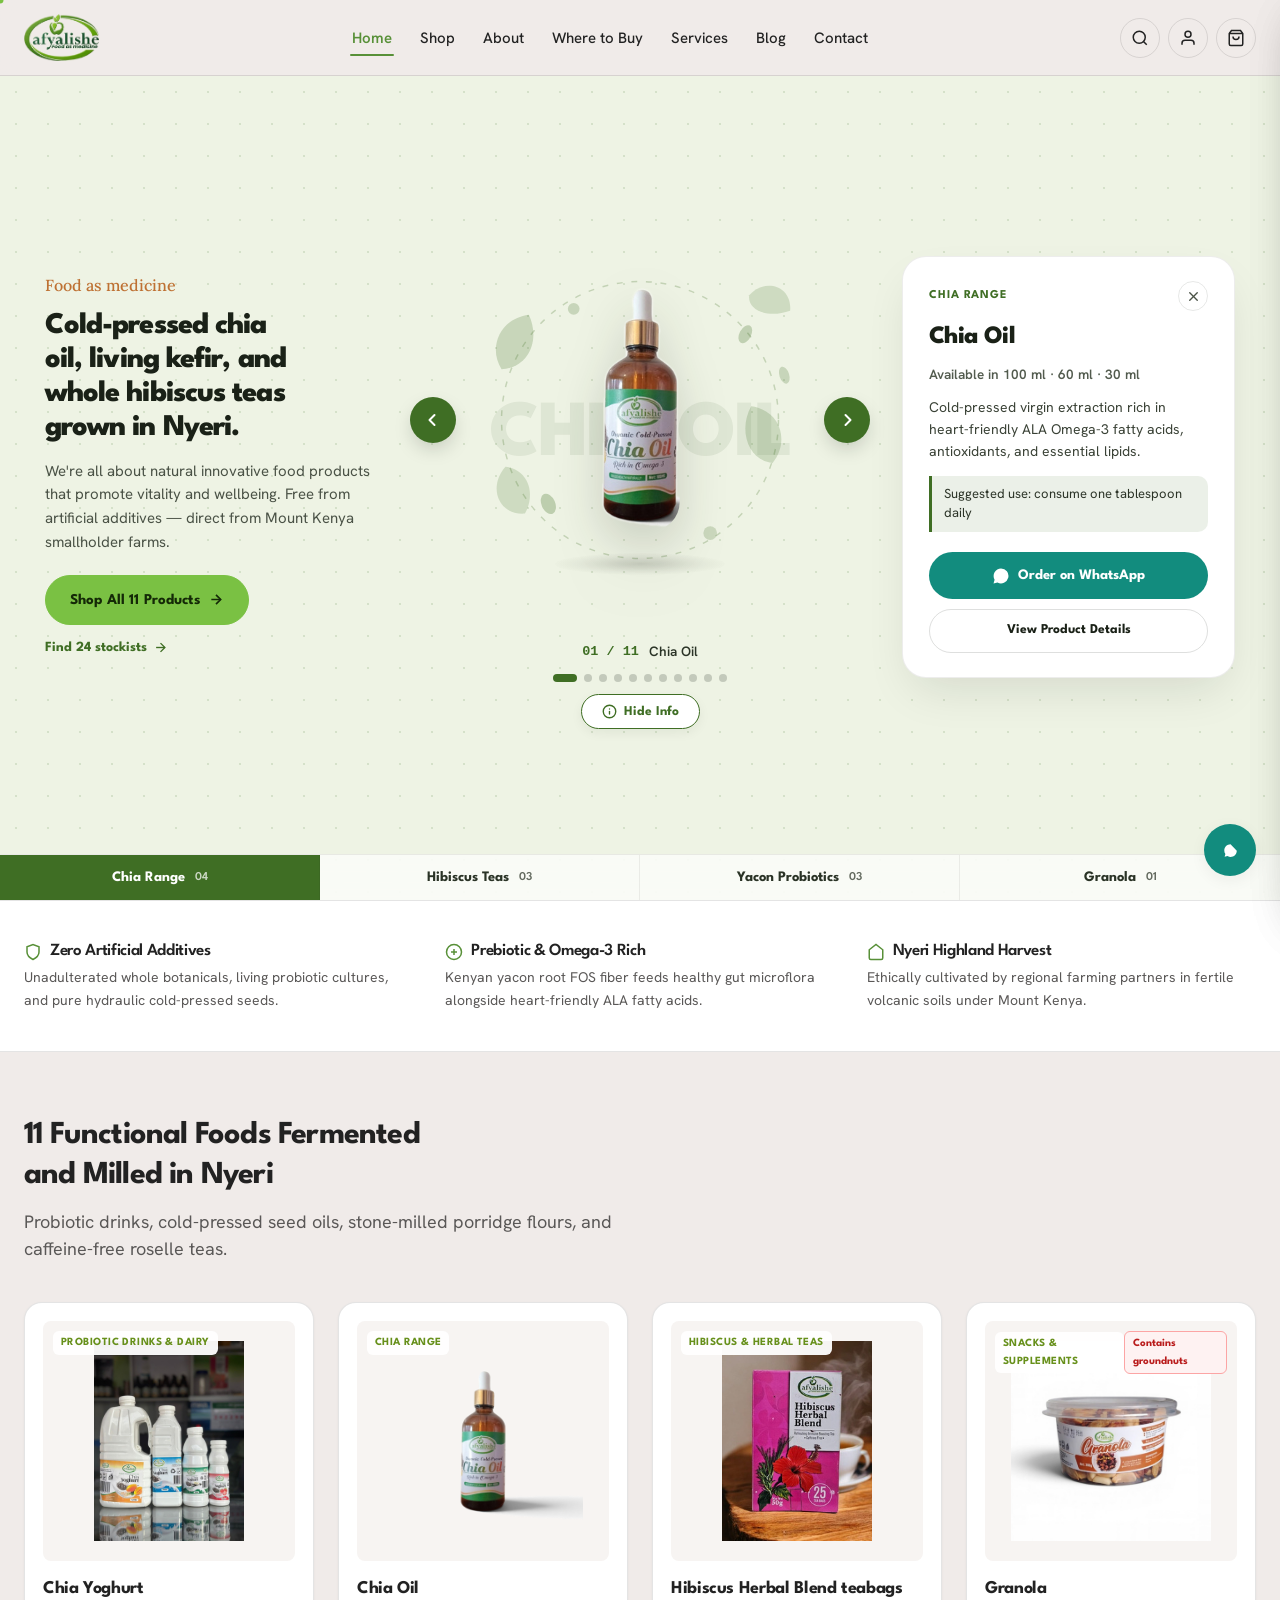
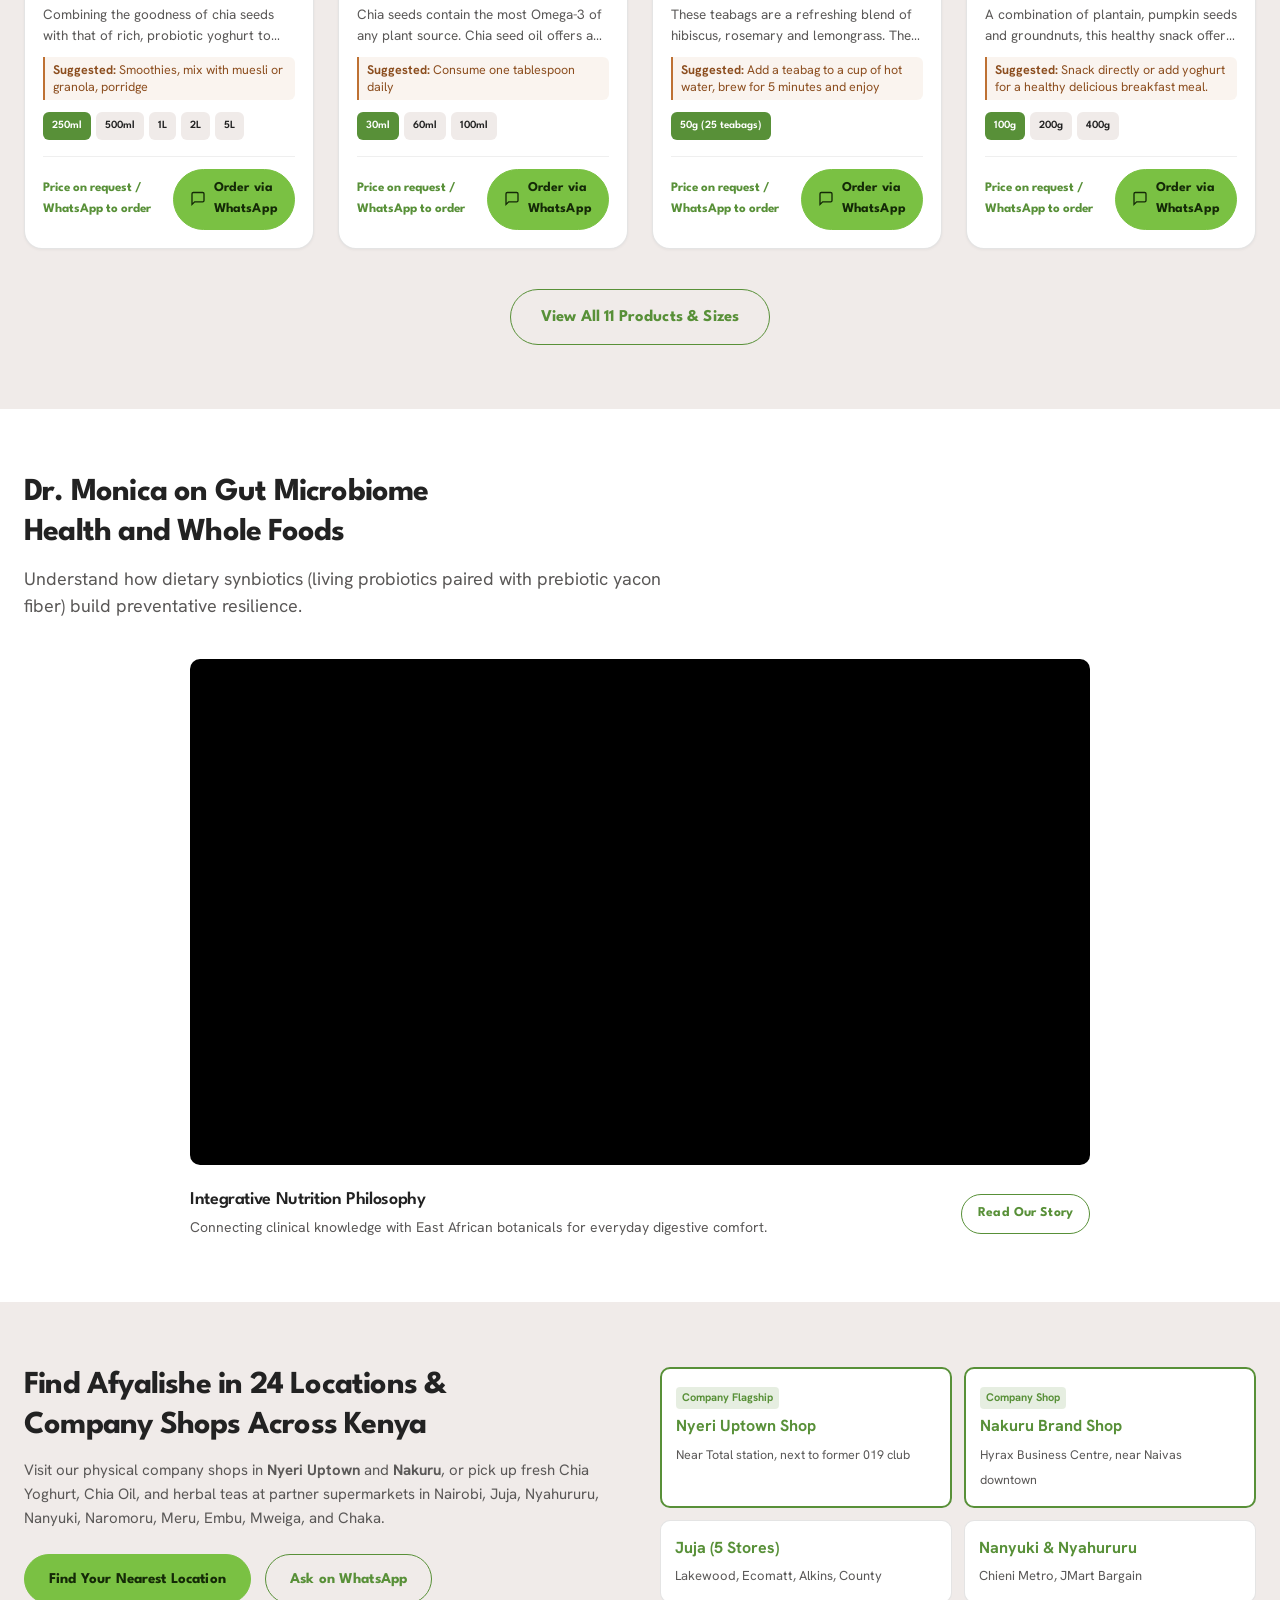
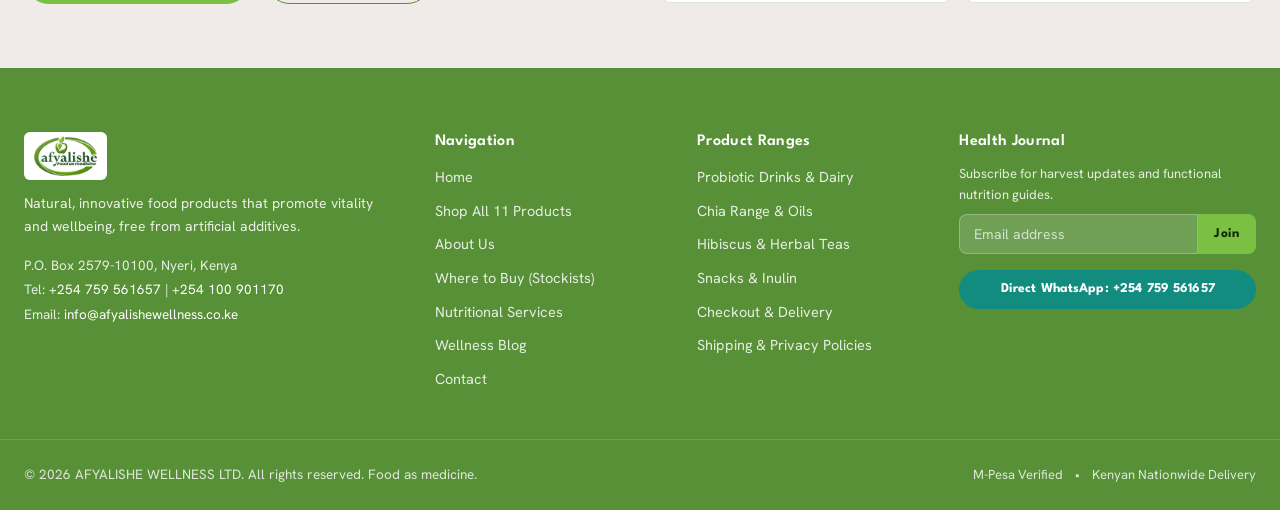
<file: index.html>
<!DOCTYPE html>
<html lang="en">
<head>
  <meta charset="UTF-8">
  <meta name="viewport" content="width=device-width, initial-scale=1.0">
  <title>Afyalishe Wellness | Food as Medicine — Probiotic Drinks, Chia & Herbal Teas</title>
  
  <meta name="description" content="AFYALISHE WELLNESS LTD, Kenya. Natural, innovative functional foods promoting vitality and wellbeing. Yacon prebiotics, Chia yoghurt, cold-pressed chia oil, and hibiscus herbal teas free from artificial additives.">
  <meta name="author" content="AFYALISHE WELLNESS LTD">
  
  <meta property="og:type" content="website">
  <meta property="og:url" content="https://afyalishewellness.co.ke/">
  <meta property="og:title" content="Afyalishe Wellness | Food as Medicine — Premium Kenyan Functional Foods">
  <meta property="og:description" content="Natural, innovative food products that promote vitality and wellbeing, all free from artificial additives. Crafted in Nyeri, Kenya.">
  <meta property="og:image" content="assets/images/logo.png">

  <!-- Schema.org Structured Data -->
  <script type="application/ld+json">
  {
    "@context": "https://schema.org",
    "@type": "Organization",
    "name": "AFYALISHE WELLNESS LTD",
    "url": "https://afyalishewellness.co.ke/",
    "logo": "https://afyalishewellness.co.ke/assets/images/logo.png",
    "slogan": "Food as medicine",
    "description": "Natural, innovative food products promoting vitality and wellbeing, free from artificial additives.",
    "telephone": "+254759561657",
    "email": "info@afyalishewellness.co.ke",
    "address": {
      "@type": "PostalAddress",
      "postOfficeBoxNumber": "P.O. Box 2579-10100",
      "addressLocality": "Nyeri",
      "addressCountry": "KE"
    }
  }
  </script>

  <!-- Preconnect Google Fonts -->
  <link rel="preconnect" href="https://fonts.googleapis.com">
  <link rel="preconnect" href="https://fonts.gstatic.com" crossorigin>
  <link href="https://fonts.googleapis.com/css2?family=Caveat:wght@600&family=Hanken+Grotesk:wght@400;500;600;700&family=League+Spartan:wght@600;700;800&family=Lora:wght@500;600&display=swap" rel="stylesheet">

  <!-- Core Stylesheets -->
  <link rel="stylesheet" href="assets/css/variables.css">
  <link rel="stylesheet" href="assets/css/base.css">
  <link rel="stylesheet" href="assets/css/components.css">
  <link rel="stylesheet" href="assets/css/3d-motion.css?v=4">
  <link rel="stylesheet" href="assets/css/pages.css">
  <link rel="stylesheet" href="assets/css/micha-carousel.css?v=2">
</head>
<body>

  <!-- Sticky Header -->
  <header class="site-header">
    <div class="container header-container">
      <a href="index.html" class="header-logo" aria-label="Afyalishe Wellness Home">
        <img src="assets/images/logo.png" alt="Afyalishe Wellness">
      </a>

      <!-- Desktop Navigation -->
      <nav class="nav-desktop" aria-label="Main Navigation">
        <a href="index.html" class="nav-link active">Home</a>
        <a href="shop.html" class="nav-link">Shop</a>
        <a href="about.html" class="nav-link">About</a>
        <a href="where-to-buy.html" class="nav-link">Where to Buy</a>
        <a href="services.html" class="nav-link">Services</a>
        <a href="blog.html" class="nav-link">Blog</a>
        <a href="contact.html" class="nav-link">Contact</a>
      </nav>

      <!-- Actions -->
      <div class="header-actions">
        <button class="icon-btn btn-open-search" aria-label="Search products" title="Search products">
          <svg viewBox="0 0 24 24" fill="none" stroke="currentColor" stroke-width="2">
            <circle cx="11" cy="11" r="8"></circle>
            <line x1="21" y1="21" x2="16.65" y2="16.65"></line>
          </svg>
        </button>

        <a href="checkout.html" class="icon-btn" aria-label="My Account" title="My Account">
          <svg viewBox="0 0 24 24" fill="none" stroke="currentColor" stroke-width="2">
            <path d="M20 21v-2a4 4 0 0 0-4-4H8a4 4 0 0 0-4 4v2"></path>
            <circle cx="12" cy="7" r="4"></circle>
          </svg>
        </a>

        <button class="icon-btn icon-btn-cart btn-open-cart" aria-label="View Inquiry Bag" title="Inquiry Bag">
          <svg viewBox="0 0 24 24" fill="none" stroke="currentColor" stroke-width="2">
            <path d="M6 2L3 6v14a2 2 0 0 0 2 2h14a2 2 0 0 0 2-2V6l-3-4z"></path>
            <line x1="3" y1="6" x2="21" y2="6"></line>
            <path d="M16 10a4 4 0 0 1-8 0"></path>
          </svg>
          <span class="cart-count-badge" style="display: none;">0</span>
        </button>

        <button class="hamburger-btn" aria-label="Toggle navigation">
          <span></span>
          <span></span>
          <span></span>
        </button>
      </div>
    </div>
  </header>

  <!-- Mobile Drawer Navigation -->
  <div class="cart-overlay mobile-nav-overlay"></div>
  <aside class="cart-drawer-panel mobile-nav-drawer" style="right: -320px; max-width: 300px;">
    <div class="cart-drawer-head">
      <h3 style="font-size: 17px;">Menu</h3>
      <button class="cart-stepper-btn mobile-nav-close" onclick="document.querySelector('.mobile-nav-drawer').classList.remove('open'); document.querySelector('.mobile-nav-overlay').classList.remove('open');">&times;</button>
    </div>
    <nav style="display: flex; flex-direction: column; padding: 20px; gap: 14px;">
      <a href="index.html" class="nav-link active" style="font-size: 17px;">Home</a>
      <a href="shop.html" class="nav-link" style="font-size: 17px;">Shop All 11 Products</a>
      <a href="about.html" class="nav-link" style="font-size: 17px;">About Us</a>
      <a href="where-to-buy.html" class="nav-link" style="font-size: 17px;">Where to Buy (Stockists)</a>
      <a href="services.html" class="nav-link" style="font-size: 17px;">Nutritional Services</a>
      <a href="blog.html" class="nav-link" style="font-size: 17px;">Blog</a>
      <a href="contact.html" class="nav-link" style="font-size: 17px;">Contact</a>
      <hr style="border: 0; border-top: 1px solid var(--color-border); margin: 6px 0;">
      <a href="https://wa.me/254759561657" target="_blank" class="btn btn-whatsapp-action btn-sm" rel="noopener noreferrer">WhatsApp +254 759 561657</a>
    </nav>
  </aside>

  <main id="main-content">
    <!-- ====================================================================
         HERO SHOWCASE: MICHA.ASIA INSPIRED MID-FRAME PRODUCT CAROUSEL
         ==================================================================== -->
    <section class="micha-hero" id="micha-hero" data-family="chia" aria-label="Afyalishe Product Showcase">
      <div class="micha-stage-grid">
        <!-- Left Column: Tagline, Intro Headline & Primary CTA -->
        <div class="micha-intro-col">
          <span class="micha-tagline">Food as medicine</span>
          <h1 class="micha-headline">
            Cold-pressed chia oil, living kefir, and whole hibiscus teas grown in Nyeri.
          </h1>
          <p class="micha-intro-copy">
            We're all about natural innovative food products that promote vitality and wellbeing. Free from artificial additives — direct from Mount Kenya smallholder farms.
          </p>
          <div class="micha-intro-actions">
            <a href="shop.html" class="btn btn-primary" data-magnetic="true">
              <span>Shop All 11 Products</span>
              <svg viewBox="0 0 24 24" fill="none" stroke="currentColor" stroke-width="2.5">
                <line x1="5" y1="12" x2="19" y2="12"></line>
                <polyline points="12 5 19 12 12 19"></polyline>
              </svg>
            </a>
            <a href="where-to-buy.html" class="micha-stockist-link">
              <span>Find 24 stockists</span>
              <svg viewBox="0 0 24 24" fill="none" stroke="currentColor" stroke-width="2.2">
                <line x1="5" y1="12" x2="19" y2="12"></line>
                <polyline points="12 5 19 12 12 19"></polyline>
              </svg>
            </a>
          </div>
        </div>

        <!-- Center Column: Single Mid-Frame Product Stage -->
        <div class="micha-center-col">
          <div class="micha-bg-word" id="micha-bg-word" aria-hidden="true">CHIA OIL</div>

          <div class="micha-product-stage" id="micha-product-stage" role="region" aria-label="Mid-Frame Product Carousel (Drag or Use Arrows)">
            <div class="micha-botanical-burst" id="micha-botanical-burst" aria-hidden="true"></div>

            <button type="button" class="micha-arrow micha-arrow-prev" id="micha-prev" aria-label="Previous product">
              <svg viewBox="0 0 24 24" fill="none" stroke="currentColor" stroke-width="2.4" stroke-linecap="round" stroke-linejoin="round">
                <polyline points="15 18 9 12 15 6"></polyline>
              </svg>
            </button>

            <div class="micha-product-viewport has-cutout" id="micha-product-viewport" title="Click to toggle product info pop-up">
              <img src="assets/products/chia-oil.png" alt="Chia Oil" class="micha-product-img is-cutout" id="micha-active-img" draggable="false" style="--img-shift-x: 0%; --img-scale: 1.18; --img-clip: inset(0% 38% 12% 37% round 24px);">
              <div class="micha-ground-shadow" aria-hidden="true"></div>
            </div>

            <button type="button" class="micha-arrow micha-arrow-next" id="micha-next" aria-label="Next product">
              <svg viewBox="0 0 24 24" fill="none" stroke="currentColor" stroke-width="2.4" stroke-linecap="round" stroke-linejoin="round">
                <polyline points="9 18 15 12 9 6"></polyline>
              </svg>
            </button>
          </div>

          <div class="micha-center-controls">
            <div class="micha-counter-row">
              <span class="micha-counter-num" id="micha-counter-num">01 / 11</span>
              <span class="micha-counter-name" id="micha-counter-name">Chia Oil</span>
            </div>
            <div class="micha-dots" id="micha-dots" role="tablist" aria-label="Select product"></div>
            <button type="button" class="micha-info-toggle" id="micha-info-toggle" aria-expanded="true" aria-controls="micha-info-popup">
              <svg viewBox="0 0 24 24" fill="none" stroke="currentColor" stroke-width="2.2" stroke-linecap="round" stroke-linejoin="round">
                <circle cx="12" cy="12" r="10"></circle>
                <line x1="12" y1="16" x2="12" y2="12"></line>
                <line x1="12" y1="8" x2="12.01" y2="8"></line>
              </svg>
              <span id="micha-info-toggle-label">Hide Info</span>
            </button>
          </div>
        </div>

        <!-- Right Column: Interactive Side Info Pop-Up -->
        <div class="micha-popup-col">
          <aside class="micha-info-popup is-open" id="micha-info-popup" aria-live="polite" aria-label="Active Product Details">
            <div class="micha-popup-top">
              <span class="micha-popup-family" id="micha-popup-family">Chia Range</span>
              <button type="button" class="micha-popup-close" id="micha-popup-close" aria-label="Close product info pop-up">
                <svg viewBox="0 0 24 24" fill="none" stroke="currentColor" stroke-width="2.2" stroke-linecap="round" stroke-linejoin="round">
                  <line x1="18" y1="6" x2="6" y2="18"></line>
                  <line x1="6" y1="6" x2="18" y2="18"></line>
                </svg>
              </button>
            </div>

            <h3 class="micha-popup-title" id="micha-popup-title">Chia Oil</h3>
            <div class="micha-popup-sizes" id="micha-popup-sizes">Available in 100 ml · 60 ml · 30 ml</div>
            <div class="micha-popup-flavours" id="micha-popup-flavours" hidden></div>

            <p class="micha-popup-desc" id="micha-popup-desc">
              Cold-pressed virgin extraction rich in heart-friendly ALA Omega-3 fatty acids, antioxidants, and essential lipids.
            </p>

            <p class="micha-popup-use" id="micha-popup-use">
              Suggested use: consume one tablespoon daily
            </p>

            <div class="micha-popup-actions">
              <a href="https://wa.me/254759561657?text=Hello%20Afyalishe%20Wellness%2C%20I%20would%20like%20to%20order%20Chia%20Oil%20(100%20ml%20%C2%B7%2060%20ml%20%C2%B7%2030%20ml)." target="_blank" rel="noopener noreferrer" class="micha-wa-cta" id="micha-popup-wa">
                <svg viewBox="0 0 24 24" aria-hidden="true">
                  <path d="M12.04 2a9.91 9.91 0 0 0-8.59 14.86L2.05 22l5.25-1.38A9.91 9.91 0 1 0 12.04 2zm4.52 13.31c-.25-.13-1.47-.72-1.7-.8-.23-.08-.39-.12-.56.12-.17.25-.64.8-.78.96-.15.17-.3.19-.55.06-.25-.13-1.07-.39-2.03-1.25-.75-.67-1.26-1.5-1.41-1.75-.15-.25-.02-.38.11-.51.11-.11.25-.29.37-.43.12-.15.17-.25.25-.42.08-.17.04-.32-.02-.45-.06-.13-.56-1.35-.77-1.85-.2-.48-.41-.42-.56-.43h-.48c-.16 0-.43.06-.66.31-.23.25-.87.85-.87 2.07s.89 2.4 1.02 2.57c.13.17 1.76 2.68 4.26 3.76.6.26 1.06.41 1.42.53.6.19 1.15.16 1.58.1.48-.07 1.47-.6 1.68-1.18.21-.58.21-1.07.15-1.18-.06-.11-.23-.17-.48-.3z"/>
                </svg>
                <span>Order on WhatsApp</span>
              </a>
              <a href="product.html?id=chia-oil" class="micha-details-link" id="micha-popup-details">
                <span>View Product Details</span>
              </a>
            </div>
          </aside>
        </div>
      </div>

      <!-- Bottom 4-Family Colour-Blocked Switcher Bar -->
      <nav class="micha-family-bar" aria-label="Product Family Switcher">
        <button type="button" class="micha-family-tab is-active" data-family="chia" aria-pressed="true">
          <span>Chia Range</span>
          <span class="micha-family-count">04</span>
        </button>
        <button type="button" class="micha-family-tab" data-family="hibiscus" aria-pressed="false">
          <span>Hibiscus Teas</span>
          <span class="micha-family-count">03</span>
        </button>
        <button type="button" class="micha-family-tab" data-family="yacon" aria-pressed="false">
          <span>Yacon Probiotics</span>
          <span class="micha-family-count">03</span>
        </button>
        <button type="button" class="micha-family-tab" data-family="granola" aria-pressed="false">
          <span>Granola</span>
          <span class="micha-family-count">01</span>
        </button>
      </nav>
    </section>

    <!-- ====================================================================
         VALUE PILLARS: GROUPED WITH SPACING (Rule 8, Rule 12: Consistent SVG)
         ==================================================================== -->
    <section class="section-sm" style="background: #FFFFFF; border-top: 1px solid var(--color-border); border-bottom: 1px solid var(--color-border);">
      <div class="container">
        <div style="display: grid; grid-template-columns: repeat(auto-fit, minmax(240px, 1fr)); gap: 32px;">
          <div>
            <h4 style="margin-bottom: 4px; display: flex; align-items: center; gap: 8px;">
              <svg width="18" height="18" viewBox="0 0 24 24" fill="none" stroke="currentColor" stroke-width="2" style="color: var(--color-primary);"><path d="M12 22s8-4 8-10V5l-8-3-8 3v7c0 6 8 10 8 10z"/></svg>
              Zero Artificial Additives
            </h4>
            <p style="font-size: 14px; margin-bottom: 0;">Unadulterated whole botanicals, living probiotic cultures, and pure hydraulic cold-pressed seeds.</p>
          </div>
          <div>
            <h4 style="margin-bottom: 4px; display: flex; align-items: center; gap: 8px;">
              <svg width="18" height="18" viewBox="0 0 24 24" fill="none" stroke="currentColor" stroke-width="2" style="color: var(--color-primary);"><circle cx="12" cy="12" r="10"/><path d="M12 8v8M8 12h8"/></svg>
              Prebiotic & Omega-3 Rich
            </h4>
            <p style="font-size: 14px; margin-bottom: 0;">Kenyan yacon root FOS fiber feeds healthy gut microflora alongside heart-friendly ALA fatty acids.</p>
          </div>
          <div>
            <h4 style="margin-bottom: 4px; display: flex; align-items: center; gap: 8px;">
              <svg width="18" height="18" viewBox="0 0 24 24" fill="none" stroke="currentColor" stroke-width="2" style="color: var(--color-primary);"><path d="M3 9l9-7 9 7v11a2 2 0 0 1-2 2H5a2 2 0 0 1-2-2z"/></svg>
              Nyeri Highland Harvest
            </h4>
            <p style="font-size: 14px; margin-bottom: 0;">Ethically cultivated by regional farming partners in fertile volcanic soils under Mount Kenya.</p>
          </div>
        </div>
      </div>
    </section>

    <!-- ====================================================================
         FEATURED PRODUCT COLLECTION (Rule 6, 7, 8, 9, 10)
         ==================================================================== -->
    <section class="section" aria-label="Featured Products">
      <div class="container">
        <div class="section-header">
          <!-- Rule 9: Concrete headline -->
          <h2>11 Functional Foods Fermented and Milled in Nyeri</h2>
          <p class="section-subtitle">
            Probiotic drinks, cold-pressed seed oils, stone-milled porridge flours, and caffeine-free roselle teas.
          </p>
        </div>

        <!-- 4 Featured Cards Grid -->
        <div class="grid grid-4 grid-products" id="home-featured-products">
          <!-- Injected dynamically via main.js following all 20 rules -->
        </div>

        <div style="text-align: center; margin-top: 40px;">
          <a href="shop.html" class="btn btn-secondary btn-lg" data-magnetic="true">
            <span>View All 11 Products &amp; Sizes</span>
          </a>
        </div>
      </div>
    </section>



    <!-- ====================================================================
         DR. MONICA VIDEO & FUNCTIONAL NUTRITION (Rule 6, 9)
         ==================================================================== -->
    <section class="section" style="background: #FFFFFF;">
      <div class="container">
        <div class="section-header">
          <h2>Dr. Monica on Gut Microbiome Health and Whole Foods</h2>
          <p class="section-subtitle">
            Understand how dietary synbiotics (living probiotics paired with prebiotic yacon fiber) build preventative resilience.
          </p>
        </div>

        <div style="max-width: 900px; margin: 0 auto;">
          <div class="video-responsive-wrap" style="position: relative; padding-bottom: 56.25%; height: 0; overflow: hidden; border-radius: var(--radius-md); background: #000;">
            <iframe 
              src="https://www.youtube.com/embed/bYVp3EyTkxg" 
              title="Dr. Monica on Afyalishe Wellness and Food as Medicine" 
              style="position: absolute; top: 0; left: 0; width: 100%; height: 100%; border: 0;"
              allow="accelerometer; autoplay; clipboard-write; encrypted-media; gyroscope; picture-in-picture" 
              allowfullscreen>
            </iframe>
          </div>

          <div style="margin-top: 24px; display: flex; justify-content: space-between; align-items: center; flex-wrap: wrap; gap: 16px;">
            <div>
              <h3 style="font-size: 18px; margin-bottom: 4px;">Integrative Nutrition Philosophy</h3>
              <p style="font-size: 14px; margin-bottom: 0;">Connecting clinical knowledge with East African botanicals for everyday digestive comfort.</p>
            </div>
            <a href="about.html" class="btn btn-secondary btn-sm">Read Our Story</a>
          </div>
        </div>
      </div>
    </section>

    <!-- ====================================================================
         STOCKISTS & WHERE TO BUY (Rule 8, 9, 18)
         ==================================================================== -->
    <section class="section">
      <div class="container">
        <div style="display: grid; grid-template-columns: 1fr 1fr; gap: 40px; align-items: center;">
          <div>
            <h2>Find Afyalishe in 24 Locations &amp; Company Shops Across Kenya</h2>
            <p style="font-size: 15px; line-height: 1.6; margin-bottom: 24px;">
              Visit our physical company shops in <strong>Nyeri Uptown</strong> and <strong>Nakuru</strong>, or pick up fresh Chia Yoghurt, Chia Oil, and herbal teas at partner supermarkets in Nairobi, Juja, Nyahururu, Nanyuki, Naromoru, Meru, Embu, Mweiga, and Chaka.
            </p>
            <div style="display: flex; gap: 14px; flex-wrap: wrap;">
              <a href="where-to-buy.html" class="btn btn-primary">Find Your Nearest Location</a>
              <a href="https://wa.me/254759561657?text=Hello%2C%20where%20is%20the%20closest%20store%20selling%20Afyalishe%20near%20me%3F" target="_blank" class="btn btn-secondary" rel="noopener noreferrer">Ask on WhatsApp</a>
            </div>
          </div>

          <div style="display: grid; grid-template-columns: 1fr 1fr; gap: 12px;">
            <div style="background: #FFFFFF; padding: 14px; border-radius: var(--radius-md); border: 2px solid var(--color-primary);">
              <span style="font-size: 11px; padding: 2px 6px; border-radius: 4px; background: rgba(88,144,56,0.15); color: var(--color-primary); font-weight: 700; display: inline-block; margin-bottom: 4px;">Company Flagship</span>
              <strong style="color: var(--color-primary); display: block; margin-bottom: 2px;">Nyeri Uptown Shop</strong>
              <span style="font-size: 12.5px; color: var(--color-text-secondary);">Near Total station, next to former 019 club</span>
            </div>
            <div style="background: #FFFFFF; padding: 14px; border-radius: var(--radius-md); border: 2px solid var(--color-primary);">
              <span style="font-size: 11px; padding: 2px 6px; border-radius: 4px; background: rgba(88,144,56,0.15); color: var(--color-primary); font-weight: 700; display: inline-block; margin-bottom: 4px;">Company Shop</span>
              <strong style="color: var(--color-primary); display: block; margin-bottom: 2px;">Nakuru Brand Shop</strong>
              <span style="font-size: 12.5px; color: var(--color-text-secondary);">Hyrax Business Centre, near Naivas downtown</span>
            </div>
            <div style="background: #FFFFFF; padding: 14px; border-radius: var(--radius-md); border: 1px solid var(--color-border);">
              <strong style="color: var(--color-primary); display: block; margin-bottom: 2px;">Juja (5 Stores)</strong>
              <span style="font-size: 13px; color: var(--color-text-secondary);">Lakewood, Ecomatt, Alkins, County</span>
            </div>
            <div style="background: #FFFFFF; padding: 14px; border-radius: var(--radius-md); border: 1px solid var(--color-border);">
              <strong style="color: var(--color-primary); display: block; margin-bottom: 2px;">Nanyuki &amp; Nyahururu</strong>
              <span style="font-size: 13px; color: var(--color-text-secondary);">Chieni Metro, JMart Bargain</span>
            </div>
          </div>
        </div>
      </div>
    </section>
  </main>

  <!-- Clean Footer (Solid AA Contrast, No Clutter) -->
  <footer class="site-footer">
    <div class="container footer-top">
      <div class="footer-grid">
        <div class="footer-brand">
          <img src="assets/images/logo.png" alt="Afyalishe Wellness">
          <p style="font-size: 14px; color: rgba(255,255,255,0.88); line-height: 1.6; margin-bottom: 16px;">
            Natural, innovative food products that promote vitality and wellbeing, free from artificial additives.
          </p>
          <div style="font-size: 13.5px; color: rgba(255,255,255,0.85); line-height: 1.8;">
            P.O. Box 2579-10100, Nyeri, Kenya<br>
            Tel: <a href="tel:+254759561657" style="color:#FFF;">+254 759 561657</a> | <a href="tel:+254100901170" style="color:#FFF;">+254 100 901170</a><br>
            Email: <a href="mailto:info@afyalishewellness.co.ke" style="color:#FFF;">info@afyalishewellness.co.ke</a>
          </div>
        </div>

        <div class="footer-col">
          <h4>Navigation</h4>
          <ul class="footer-links">
            <li><a href="index.html">Home</a></li>
            <li><a href="shop.html">Shop All 11 Products</a></li>
            <li><a href="about.html">About Us</a></li>
            <li><a href="where-to-buy.html">Where to Buy (Stockists)</a></li>
            <li><a href="services.html">Nutritional Services</a></li>
            <li><a href="blog.html">Wellness Blog</a></li>
            <li><a href="contact.html">Contact</a></li>
          </ul>
        </div>

        <div class="footer-col">
          <h4>Product Ranges</h4>
          <ul class="footer-links">
            <li><a href="shop.html?category=probiotic-drinks-dairy">Probiotic Drinks &amp; Dairy</a></li>
            <li><a href="shop.html?category=chia-range">Chia Range &amp; Oils</a></li>
            <li><a href="shop.html?category=hibiscus-herbal-teas">Hibiscus &amp; Herbal Teas</a></li>
            <li><a href="shop.html?category=snacks-supplements">Snacks &amp; Inulin</a></li>
            <li><a href="checkout.html">Checkout &amp; Delivery</a></li>
            <li><a href="privacy-terms.html">Shipping &amp; Privacy Policies</a></li>
          </ul>
        </div>

        <div class="footer-col">
          <h4>Health Journal</h4>
          <p style="font-size: 13px; color: rgba(255,255,255,0.85); margin-bottom: 8px;">
            Subscribe for harvest updates and functional nutrition guides.
          </p>
          <form class="footer-newsletter-row">
            <input type="email" placeholder="Email address" required aria-label="Email address">
            <button type="submit" class="btn btn-primary btn-sm">Join</button>
          </form>
          <div style="margin-top: 16px;">
            <a href="https://wa.me/254759561657" target="_blank" class="btn btn-whatsapp-action btn-sm btn-full" rel="noopener noreferrer">
              <span>Direct WhatsApp: +254 759 561657</span>
            </a>
          </div>
        </div>
      </div>
    </div>

    <div class="footer-bottom">
      <div class="container" style="display: flex; justify-content: space-between; align-items: center; flex-wrap: wrap; gap: 12px;">
        <div>&copy; 2026 AFYALISHE WELLNESS LTD. All rights reserved. Food as medicine.</div>
        <div style="display: flex; gap: 12px; font-size: 13px;">
          <span>M-Pesa Verified</span>
          <span>&bull;</span>
          <span>Kenyan Nationwide Delivery</span>
        </div>
      </div>
    </div>
  </footer>

  <!-- Floating WhatsApp Action (Rule 13: Clean, no pulse rings) -->
  <div class="floating-whatsapp">
    <a href="https://wa.me/254759561657?text=Hello%20Afyalishe%20Wellness%2C%20I%20would%20like%20to%20inquire%20about%20your%20products." 
       target="_blank" 
       rel="noopener noreferrer" 
       class="floating-whatsapp-btn" 
       aria-label="Contact on WhatsApp">
      <svg viewBox="0 0 24 24" fill="currentColor">
        <path d="M12.031 6.172c-3.181 0-5.767 2.586-5.768 5.766-.001 1.298.38 2.27 1.019 3.287l-.711 2.598 2.664-.698c.969.585 1.961.947 2.796.947 3.179 0 5.766-2.587 5.767-5.766.001-3.187-2.575-5.77-5.772zm3.392 8.244c-.144.405-.837.774-1.17.824-.299.045-.677.063-1.092-.069-.252-.08-.575-.187-.988-.365-1.739-.751-2.874-2.502-2.961-2.617-.087-.116-.708-.94-.708-1.793s.448-1.273.607-1.446c.159-.173.346-.217.462-.217l.332.007c.106.005.249-.04.39.299.144.347.491 1.2.534 1.287.043.087.072.188.014.303-.058.116-.087.188-.173.289l-.26.303c-.087.087-.177.182-.076.355.101.173.45 1.011 1.233 1.708.783.697 1.447.915 1.65.987.202.072.321.058.44-.08.118-.138.506-.59.64-.792.134-.202.268-.17.447-.101.179.07 1.134.535 1.33.633.196.098.326.145.373.226.047.081.047.468-.097.873z"/>
      </svg>
    </a>
  </div>

  <!-- Cart Drawer Overlay & Panel -->
  <div class="cart-overlay"></div>
  <aside class="cart-drawer-panel" aria-label="Order Inquiry Bag">
    <div class="cart-drawer-head">
      <h3>Inquiry Bag <span id="drawer-items-count" style="font-size: 13px; color: var(--color-primary); font-weight: 600; margin-left: 6px;">0 items</span></h3>
      <button class="cart-stepper-btn cart-close-btn" aria-label="Close cart">&times;</button>
    </div>
    <div class="cart-drawer-items" id="cart-drawer-items"></div>
    <div class="cart-drawer-foot">
      <button class="btn btn-whatsapp-action btn-full" id="drawer-whatsapp-btn">Send Bag via WhatsApp</button>
      <a href="checkout.html" class="btn btn-primary btn-full">Proceed to Checkout</a>
    </div>
  </aside>

  <!-- Search Modal -->
  <div class="cart-overlay" id="search-modal" role="dialog" aria-modal="true">
    <div style="background: #FFFFFF; max-width: 500px; width: 90%; margin: 80px auto; border-radius: var(--radius-panel-outer); padding: var(--padding-panel); position: relative; box-shadow: var(--shadow-modal);">
      <button class="cart-stepper-btn search-modal-close" style="position: absolute; top: 16px; right: 16px;" aria-label="Close">&times;</button>
      <h3 style="font-size: 17px; margin-bottom: 12px;">Search Products</h3>
      <div class="search-input-box" style="width: 100%; margin-bottom: 12px;">
        <input type="text" id="modal-search-input" placeholder="Search kefir, chia seeds, hibiscus, oil...">
      </div>
      <div id="search-results-list" style="max-height: 280px; overflow-y: auto;"></div>
    </div>
  </div>

  <!-- Local Vendor Scripts -->
  <script src="assets/vendor/three.min.js"></script>
  <script src="assets/vendor/gsap.min.js"></script>
  <script src="assets/vendor/ScrollTrigger.min.js"></script>

  <!-- Reusable 3D Motion & App Modules -->
  <script src="assets/js/motion-config.js"></script>
  <script src="assets/js/custom-cursor.js"></script>
  <script src="assets/js/magnetic-btn.js"></script>
  <script src="assets/js/tilt-card.js"></script>
  <script src="assets/js/hero-scene.js?v=4"></script>
  <script src="assets/js/scroll-showcase.js"></script>
  <script src="assets/js/product-viewer-3d.js"></script>
  <script src="assets/js/store.js?v=3"></script>
  <script src="assets/js/micha-carousel.js?v=2"></script>
  <script src="assets/js/checkout.js?v=2"></script>
  <script src="assets/js/ui.js"></script>
  <script src="assets/js/main.js?v=3"></script>
  <script src="assets/vendor/RGBELoader.js"></script>
  <script src="assets/vendor/GLTFLoader.js"></script>
  <script src="assets/vendor/lenis.min.js"></script>
</body>
</html>
</file>
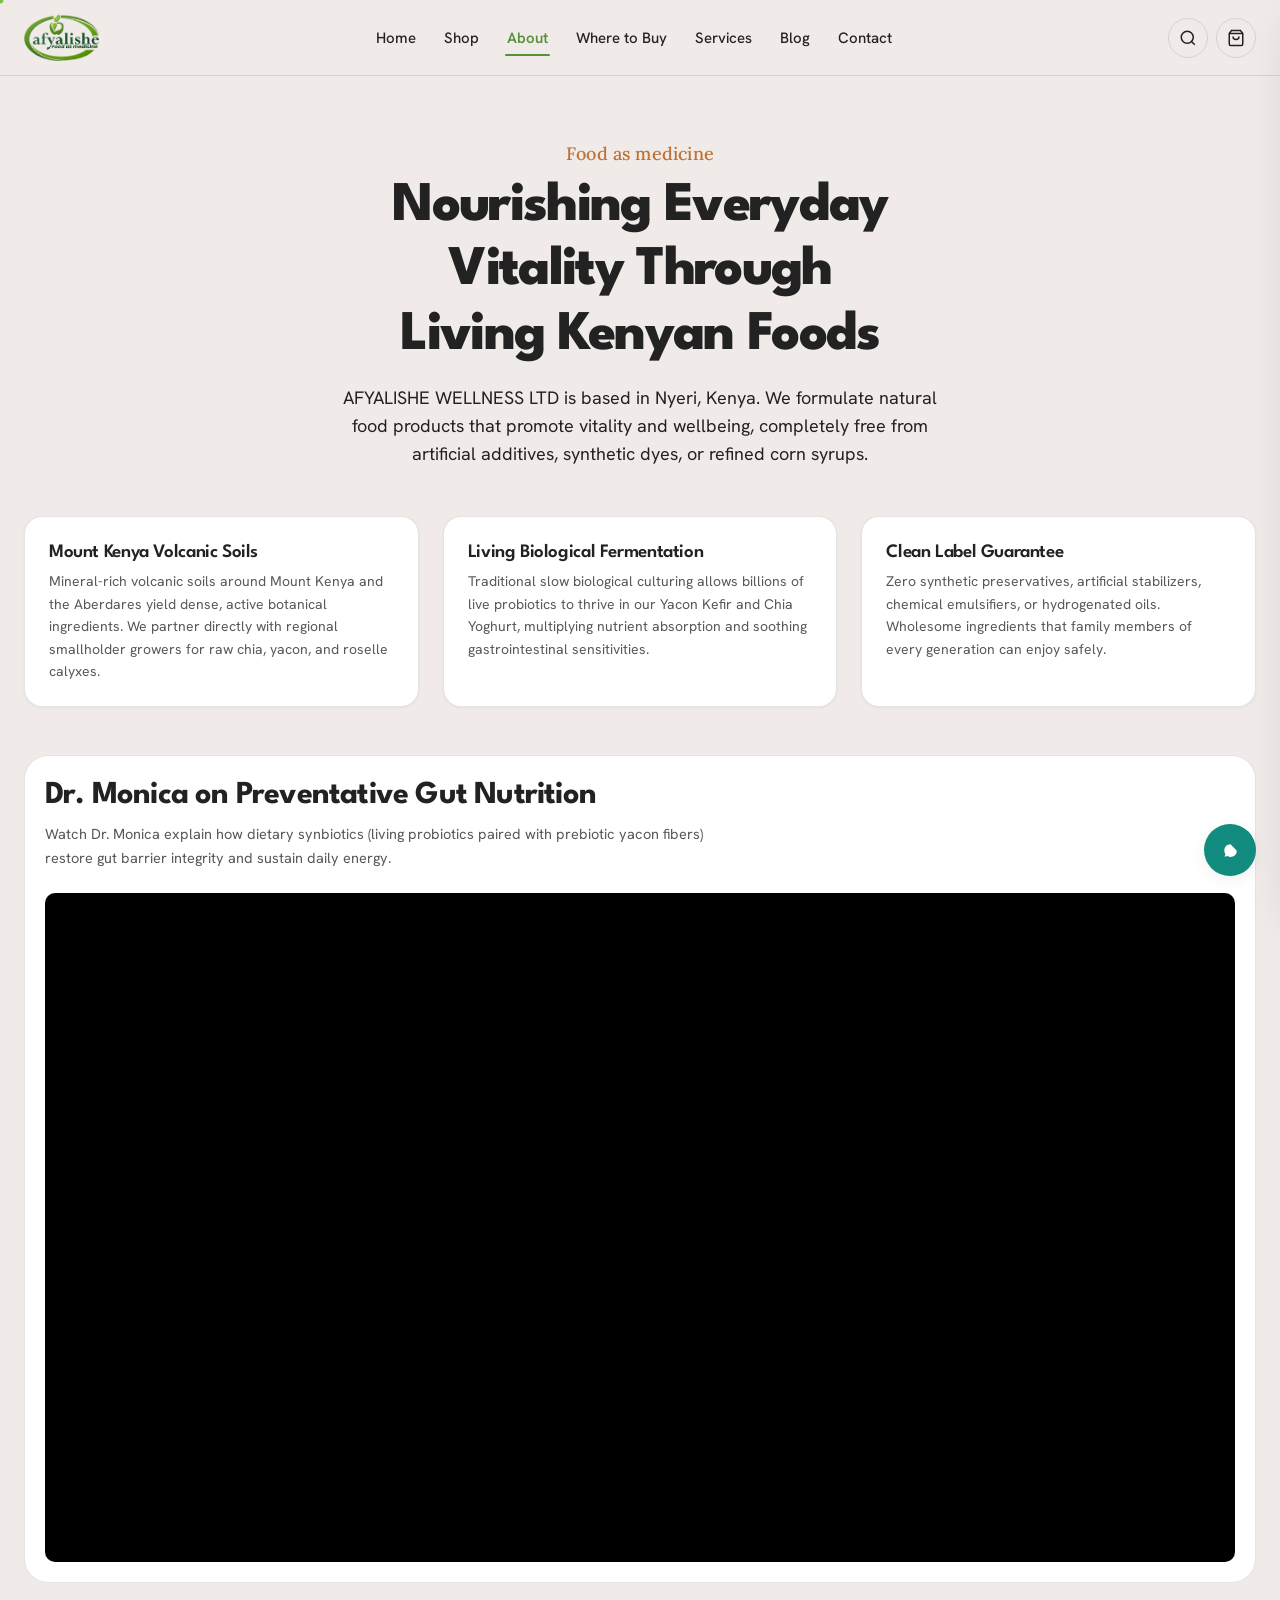
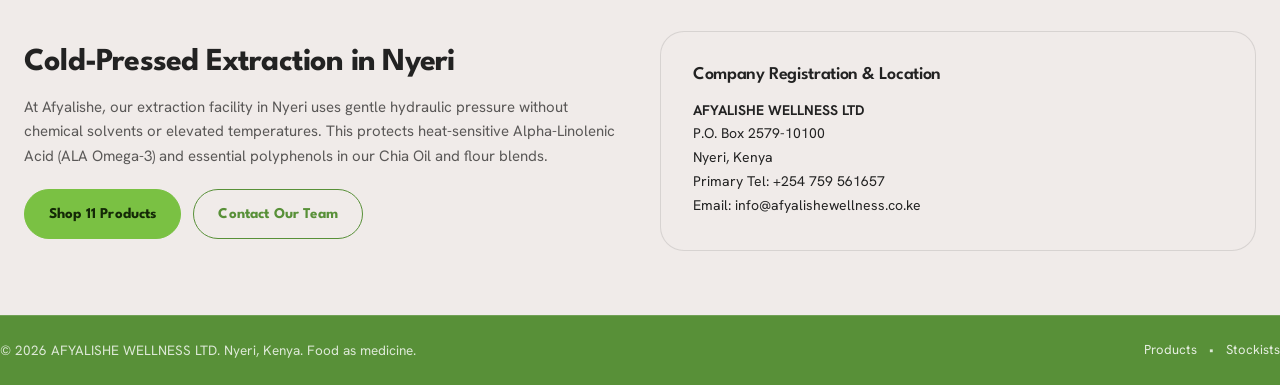
<file: about.html>
<!DOCTYPE html>
<html lang="en">
<head>
  <meta charset="UTF-8">
  <meta name="viewport" content="width=device-width, initial-scale=1.0">
  <title>About Us | Afyalishe Wellness — Food as Medicine, Nyeri Kenya</title>
  <meta name="description" content="Discover the story of AFYALISHE WELLNESS LTD. Rooted in Nyeri, Kenya, we craft probiotic beverages, cold-pressed chia oils, and herbal teas free from artificial additives.">

  <!-- Google Fonts -->
  <link rel="preconnect" href="https://fonts.googleapis.com">
  <link rel="preconnect" href="https://fonts.gstatic.com" crossorigin>
  <link href="https://fonts.googleapis.com/css2?family=Caveat:wght@600&family=Hanken+Grotesk:wght@400;500;600;700&family=League+Spartan:wght@600;700;800&family=Lora:wght@500;600&display=swap" rel="stylesheet">

  <!-- Core Styles -->
  <link rel="stylesheet" href="assets/css/variables.css">
  <link rel="stylesheet" href="assets/css/base.css">
  <link rel="stylesheet" href="assets/css/components.css">
  <link rel="stylesheet" href="assets/css/3d-motion.css">
  <link rel="stylesheet" href="assets/css/pages.css">
</head>
<body>

  <!-- Sticky Header -->
  <header class="site-header">
    <div class="container header-container">
      <a href="index.html" class="header-logo" aria-label="Afyalishe Wellness Home">
        <img src="assets/images/logo.png" alt="Afyalishe Wellness">
      </a>
      <nav class="nav-desktop" aria-label="Main Navigation">
        <a href="index.html" class="nav-link">Home</a>
        <a href="shop.html" class="nav-link">Shop</a>
        <a href="about.html" class="nav-link active">About</a>
        <a href="where-to-buy.html" class="nav-link">Where to Buy</a>
        <a href="services.html" class="nav-link">Services</a>
        <a href="blog.html" class="nav-link">Blog</a>
        <a href="contact.html" class="nav-link">Contact</a>
      </nav>
      <div class="header-actions">
        <button class="icon-btn btn-open-search" aria-label="Search"><svg viewBox="0 0 24 24" fill="none" stroke="currentColor" stroke-width="2"><circle cx="11" cy="11" r="8"></circle><line x1="21" y1="21" x2="16.65" y2="16.65"></line></svg></button>
        <button class="icon-btn icon-btn-cart btn-open-cart" aria-label="Cart"><svg viewBox="0 0 24 24" fill="none" stroke="currentColor" stroke-width="2"><path d="M6 2L3 6v14a2 2 0 0 0 2 2h14a2 2 0 0 0 2-2V6l-3-4z"></path><line x1="3" y1="6" x2="21" y2="6"></line><path d="M16 10a4 4 0 0 1-8 0"></path></svg><span class="cart-count-badge" style="display: none;">0</span></button>
        <button class="hamburger-btn" aria-label="Menu"><span></span><span></span><span></span></button>
      </div>
    </div>
  </header>

  <main class="section">
    <div class="container">
      <!-- Story Header (Rule 3: Unitalicize, Rule 9: Specific headline) -->
      <div class="container-reading" style="text-align: center; margin-bottom: 48px;">
        <span class="brand-tagline" style="font-size: 18px; margin-bottom: 6px; display: block;">Food as medicine</span>
        <h1 style="font-size: var(--font-size-hero); margin-bottom: 16px;">
          Nourishing Everyday Vitality Through Living Kenyan Foods
        </h1>
        <p class="lead" style="margin-bottom: 0;">
          AFYALISHE WELLNESS LTD is based in Nyeri, Kenya. We formulate natural food products that promote vitality and wellbeing, completely free from artificial additives, synthetic dyes, or refined corn syrups.
        </p>
      </div>

      <!-- Core Principles: Grouped with Spacing (Rule 8, 12, 14) -->
      <div class="grid grid-3" style="margin-bottom: 48px;">
        <div class="stockist-item-card" data-tilt="true" style="padding: 24px;">
          <h3 style="font-size: 19px; margin-bottom: 6px;">Mount Kenya Volcanic Soils</h3>
          <p style="font-size: 14px; color: var(--color-text-secondary); line-height: 1.6; margin-bottom: 0;">
            Mineral-rich volcanic soils around Mount Kenya and the Aberdares yield dense, active botanical ingredients. We partner directly with regional smallholder growers for raw chia, yacon, and roselle calyxes.
          </p>
        </div>

        <div class="stockist-item-card" data-tilt="true" style="padding: 24px;">
          <h3 style="font-size: 19px; margin-bottom: 6px;">Living Biological Fermentation</h3>
          <p style="font-size: 14px; color: var(--color-text-secondary); line-height: 1.6; margin-bottom: 0;">
            Traditional slow biological culturing allows billions of live probiotics to thrive in our Yacon Kefir and Chia Yoghurt, multiplying nutrient absorption and soothing gastrointestinal sensitivities.
          </p>
        </div>

        <div class="stockist-item-card" data-tilt="true" style="padding: 24px;">
          <h3 style="font-size: 19px; margin-bottom: 6px;">Clean Label Guarantee</h3>
          <p style="font-size: 14px; color: var(--color-text-secondary); line-height: 1.6; margin-bottom: 0;">
            Zero synthetic preservatives, artificial stabilizers, chemical emulsifiers, or hydrogenated oils. Wholesome ingredients that family members of every generation can enjoy safely.
          </p>
        </div>
      </div>

      <!-- Dr. Monica Video Feature (Rule 6, 9) -->
      <div style="background: #FFFFFF; border-radius: var(--radius-panel-outer); border: 1px solid var(--color-border); padding: var(--padding-panel); margin-bottom: 48px;">
        <div style="max-width: 680px; margin-bottom: 24px;">
          <h2 style="margin-bottom: 6px;">Dr. Monica on Preventative Gut Nutrition</h2>
          <p style="font-size: 14.5px; color: var(--color-text-secondary); margin-bottom: 0;">
            Watch Dr. Monica explain how dietary synbiotics (living probiotics paired with prebiotic yacon fibers) restore gut barrier integrity and sustain daily energy.
          </p>
        </div>

        <div class="video-responsive-wrap" style="position: relative; padding-bottom: 56.25%; height: 0; overflow: hidden; border-radius: var(--radius-md); background: #000;">
          <iframe 
            src="https://www.youtube.com/embed/bYVp3EyTkxg" 
            title="Dr. Monica on Afyalishe Wellness" 
            style="position: absolute; top: 0; left: 0; width: 100%; height: 100%; border: 0;"
            allow="accelerometer; autoplay; clipboard-write; encrypted-media; gyroscope; picture-in-picture" 
            allowfullscreen>
          </iframe>
        </div>
      </div>

      <!-- Sourcing Commitment (Rule 8, 10) -->
      <div style="display: grid; grid-template-columns: 1fr 1fr; gap: 40px; align-items: center;">
        <div>
          <h2 style="margin-bottom: 12px;">Cold-Pressed Extraction in Nyeri</h2>
          <p style="font-size: 15px; line-height: 1.65; color: var(--color-text-secondary); margin-bottom: 20px;">
            At Afyalishe, our extraction facility in Nyeri uses gentle hydraulic pressure without chemical solvents or elevated temperatures. This protects heat-sensitive Alpha-Linolenic Acid (ALA Omega-3) and essential polyphenols in our Chia Oil and flour blends.
          </p>
          <div style="display: flex; gap: 12px;">
            <a href="shop.html" class="btn btn-primary">Shop 11 Products</a>
            <a href="contact.html" class="btn btn-secondary">Contact Our Team</a>
          </div>
        </div>

        <div style="background: var(--color-bg-page); border-radius: var(--radius-panel-outer); padding: 32px; border: 1px solid var(--color-border);">
          <h3 style="font-size: 18px; margin-bottom: 12px;">Company Registration &amp; Location</h3>
          <p style="font-size: 14px; line-height: 1.7; color: var(--color-text-primary); margin-bottom: 0;">
            <strong>AFYALISHE WELLNESS LTD</strong><br>
            P.O. Box 2579-10100<br>
            Nyeri, Kenya<br>
            Primary Tel: +254 759 561657<br>
            Email: info@afyalishewellness.co.ke
          </p>
        </div>
      </div>
    </div>
  </main>

  <!-- Clean Footer -->
  <footer class="site-footer">
    <div class="container footer-bottom" style="display: flex; justify-content: space-between; align-items: center; flex-wrap: wrap; gap: 12px;">
      <div>&copy; 2026 AFYALISHE WELLNESS LTD. Nyeri, Kenya. Food as medicine.</div>
      <div style="display: flex; gap: 12px; font-size: 13px;">
        <a href="shop.html" style="color: rgba(255,255,255,0.85);">Products</a>
        <span>&bull;</span>
        <a href="where-to-buy.html" style="color: rgba(255,255,255,0.85);">Stockists</a>
      </div>
    </div>
  </footer>

  <!-- Floating WhatsApp & Cart Drawer -->
  <div class="floating-whatsapp">
    <a href="https://wa.me/254759561657" target="_blank" class="floating-whatsapp-btn" aria-label="WhatsApp" rel="noopener noreferrer">
      <svg viewBox="0 0 24 24" fill="currentColor"><path d="M12.031 6.172c-3.181 0-5.767 2.586-5.768 5.766-.001 1.298.38 2.27 1.019 3.287l-.711 2.598 2.664-.698c.969.585 1.961.947 2.796.947 3.179 0 5.766-2.587 5.767-5.766.001-3.187-2.575-5.77-5.772zm3.392 8.244c-.144.405-.837.774-1.17.824-.299.045-.677.063-1.092-.069-.252-.08-.575-.187-.988-.365-1.739-.751-2.874-2.502-2.961-2.617-.087-.116-.708-.94-.708-1.793s.448-1.273.607-1.446c.159-.173.346-.217.462-.217l.332.007c.106.005.249-.04.39.299.144.347.491 1.2.534 1.287.043.087.072.188.014.303-.058.116-.087.188-.173.289l-.26.303c-.087.087-.177.182-.076.355.101.173.45 1.011 1.233 1.708.783.697 1.447.915 1.65.987.202.072.321.058.44-.08.118-.138.506-.59.64-.792.134-.202.268-.17.447-.101.179.07 1.134.535 1.33.633.196.098.326.145.373.226.047.081.047.468-.097.873z"/></svg>
    </a>
  </div>

  <div class="cart-overlay"></div>
  <aside class="cart-drawer-panel" aria-label="Cart">
    <div class="cart-drawer-head">
      <h3>Inquiry Bag</h3>
      <button class="cart-stepper-btn cart-close-btn">&times;</button>
    </div>
    <div class="cart-items-list" id="cart-drawer-items"></div>
    <div class="cart-drawer-foot">
      <button class="btn btn-whatsapp-action btn-full" id="drawer-whatsapp-btn">Send Bag via WhatsApp</button>
      <a href="checkout.html" class="btn btn-primary btn-full">Proceed to Checkout</a>
    </div>
  </aside>

  <!-- Scripts -->
  <script src="assets/vendor/three.min.js"></script>
  <script src="assets/vendor/gsap.min.js"></script>
  <script src="assets/vendor/ScrollTrigger.min.js"></script>
  <script src="assets/js/motion-config.js"></script>
  <script src="assets/js/custom-cursor.js"></script>
  <script src="assets/js/magnetic-btn.js"></script>
  <script src="assets/js/tilt-card.js"></script>
  <script src="assets/js/store.js?v=3"></script>
  <script src="assets/js/ui.js"></script>
  <script src="assets/js/main.js?v=3"></script>
</body>
</html>
</file>
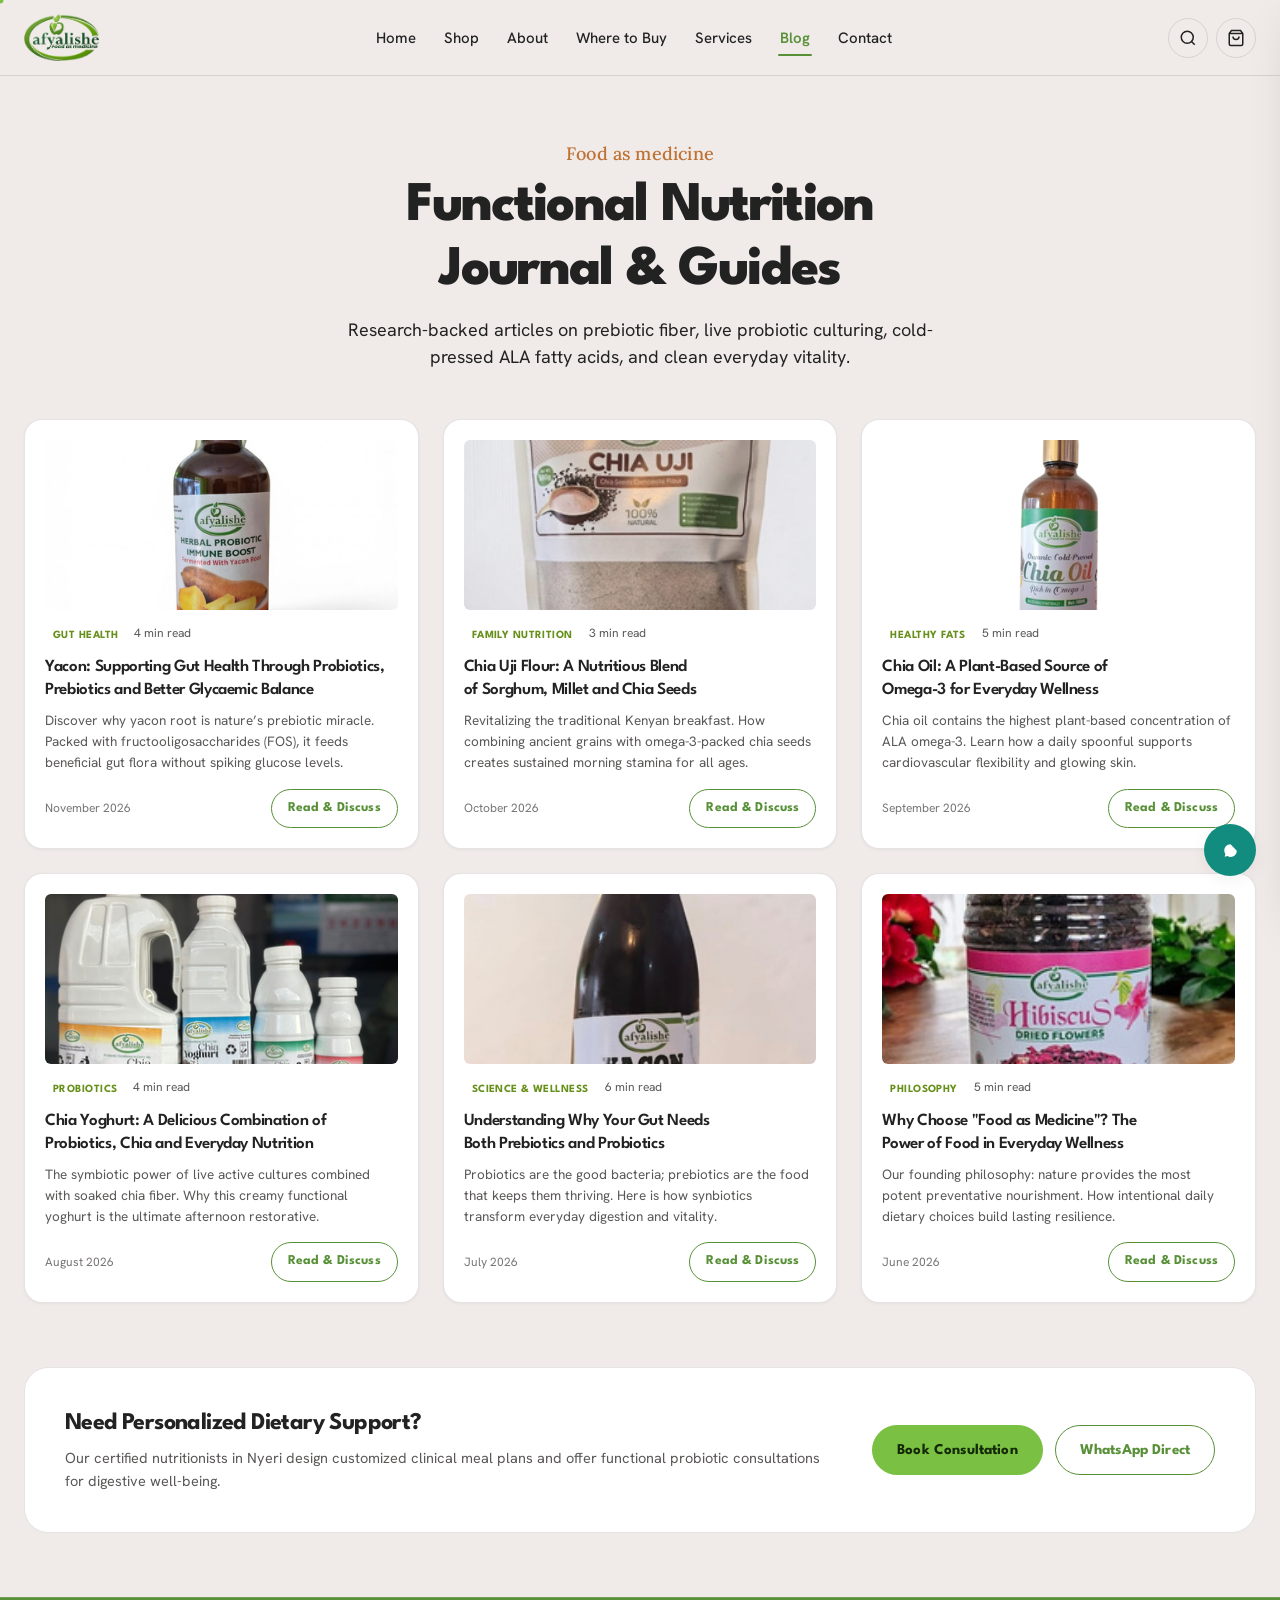
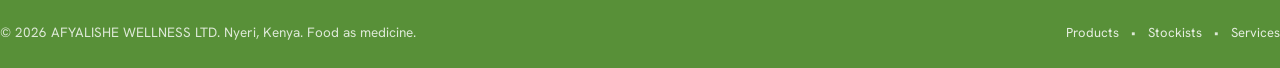
<file: blog.html>
<!DOCTYPE html>
<html lang="en">
<head>
  <meta charset="UTF-8">
  <meta name="viewport" content="width=device-width, initial-scale=1.0">
  <title>Functional Nutrition Journal | Afyalishe Wellness Kenya</title>
  <meta name="description" content="Evidence-based nutrition guides on yacon prebiotics, chia seed ALA omega-3, live fermentation, and traditional Kenyan superfoods.">

  <!-- Google Fonts -->
  <link rel="preconnect" href="https://fonts.googleapis.com">
  <link rel="preconnect" href="https://fonts.gstatic.com" crossorigin>
  <link href="https://fonts.googleapis.com/css2?family=Caveat:wght@500;700&family=Hanken+Grotesk:ital,wght@0,300;0,400;0,500;0,600;0,700;1,400&family=League+Spartan:wght@500;600;700;800&family=Lora:ital,wght@0,400;0,500;0,600;1,400&display=swap" rel="stylesheet">

  <!-- Core Styles -->
  <link rel="stylesheet" href="assets/css/variables.css">
  <link rel="stylesheet" href="assets/css/base.css">
  <link rel="stylesheet" href="assets/css/components.css">
  <link rel="stylesheet" href="assets/css/3d-motion.css">
  <link rel="stylesheet" href="assets/css/pages.css">
</head>
<body>

  <!-- Sticky Header -->
  <header class="site-header">
    <div class="container header-container">
      <a href="index.html" class="header-logo" aria-label="Afyalishe Wellness Home">
        <img src="assets/images/logo.png" alt="Afyalishe Wellness">
      </a>
      <nav class="nav-desktop" aria-label="Main Navigation">
        <a href="index.html" class="nav-link">Home</a>
        <a href="shop.html" class="nav-link">Shop</a>
        <a href="about.html" class="nav-link">About</a>
        <a href="where-to-buy.html" class="nav-link">Where to Buy</a>
        <a href="services.html" class="nav-link">Services</a>
        <a href="blog.html" class="nav-link active">Blog</a>
        <a href="contact.html" class="nav-link">Contact</a>
      </nav>
      <div class="header-actions">
        <button class="icon-btn btn-open-search" aria-label="Search"><svg viewBox="0 0 24 24" fill="none" stroke="currentColor" stroke-width="2"><circle cx="11" cy="11" r="8"></circle><line x1="21" y1="21" x2="16.65" y2="16.65"></line></svg></button>
        <button class="icon-btn icon-btn-cart btn-open-cart" aria-label="Cart"><svg viewBox="0 0 24 24" fill="none" stroke="currentColor" stroke-width="2"><path d="M6 2L3 6v14a2 2 0 0 0 2 2h14a2 2 0 0 0 2-2V6l-3-4z"></path><line x1="3" y1="6" x2="21" y2="6"></line><path d="M16 10a4 4 0 0 1-8 0"></path></svg><span class="cart-count-badge" style="display: none;">0</span></button>
        <button class="hamburger-btn" aria-label="Menu"><span></span><span></span><span></span></button>
      </div>
    </div>
  </header>

  <main class="section">
    <div class="container">
      <!-- Page Header (Rule 3: Unitalicize, Rule 9: Specific Headline) -->
      <div class="container-reading" style="text-align: center; margin-bottom: 48px;">
        <span class="brand-tagline" style="font-size: 18px; margin-bottom: 6px; display: block;">Food as medicine</span>
        <h1 style="font-size: var(--font-size-hero); margin-bottom: 12px;">
          Functional Nutrition Journal &amp; Guides
        </h1>
        <p class="lead" style="margin-bottom: 0;">
          Research-backed articles on prebiotic fiber, live probiotic culturing, cold-pressed ALA fatty acids, and clean everyday vitality.
        </p>
      </div>

      <!-- Blog Grid (Populated dynamically from AFYALISHE_STORE.blogPosts) -->
      <div class="grid grid-3" id="blog-grid-container" style="margin-bottom: 64px;">
        <!-- Injected via main.js with 3D tilt cards -->
      </div>

      <!-- Consultation CTA Section (Rule 8: Group with Spacing, Rule 10: Dominant CTA) -->
      <div style="background: #FFFFFF; border-radius: var(--radius-panel-outer); border: 1px solid var(--color-border); padding: 40px; display: grid; grid-template-columns: 1fr auto; gap: 32px; align-items: center;">
        <div>
          <h2 style="font-size: 24px; margin-bottom: 8px;">Need Personalized Dietary Support?</h2>
          <p style="font-size: 14.5px; color: var(--color-text-secondary); margin-bottom: 0;">
            Our certified nutritionists in Nyeri design customized clinical meal plans and offer functional probiotic consultations for digestive well-being.
          </p>
        </div>
        <div style="display: flex; gap: 12px; flex-wrap: wrap;">
          <a href="services.html" class="btn btn-primary">Book Consultation</a>
          <a href="https://wa.me/254759561657?text=Hello%20Afyalishe,%20I%20have%20questions%20about%20your%20nutrition%20services" target="_blank" class="btn btn-secondary" rel="noopener noreferrer">WhatsApp Direct</a>
        </div>
      </div>
    </div>
  </main>

  <!-- Clean Footer -->
  <footer class="site-footer">
    <div class="container footer-bottom" style="display: flex; justify-content: space-between; align-items: center; flex-wrap: wrap; gap: 12px;">
      <div>&copy; 2026 AFYALISHE WELLNESS LTD. Nyeri, Kenya. Food as medicine.</div>
      <div style="display: flex; gap: 12px; font-size: 13px;">
        <a href="shop.html" style="color: rgba(255,255,255,0.85);">Products</a>
        <span>&bull;</span>
        <a href="where-to-buy.html" style="color: rgba(255,255,255,0.85);">Stockists</a>
        <span>&bull;</span>
        <a href="services.html" style="color: rgba(255,255,255,0.85);">Services</a>
      </div>
    </div>
  </footer>

  <!-- Floating WhatsApp & Cart Drawer -->
  <div class="floating-whatsapp">
    <a href="https://wa.me/254759561657" target="_blank" class="floating-whatsapp-btn" aria-label="WhatsApp" rel="noopener noreferrer">
      <svg viewBox="0 0 24 24" fill="currentColor"><path d="M12.031 6.172c-3.181 0-5.767 2.586-5.768 5.766-.001 1.298.38 2.27 1.019 3.287l-.711 2.598 2.664-.698c.969.585 1.961.947 2.796.947 3.179 0 5.766-2.587 5.767-5.766.001-3.187-2.575-5.77-5.772zm3.392 8.244c-.144.405-.837.774-1.17.824-.299.045-.677.063-1.092-.069-.252-.08-.575-.187-.988-.365-1.739-.751-2.874-2.502-2.961-2.617-.087-.116-.708-.94-.708-1.793s.448-1.273.607-1.446c.159-.173.346-.217.462-.217l.332.007c.106.005.249-.04.39.299.144.347.491 1.2.534 1.287.043.087.072.188.014.303-.058.116-.087.188-.173.289l-.26.303c-.087.087-.177.182-.076.355.101.173.45 1.011 1.233 1.708.783.697 1.447.915 1.65.987.202.072.321.058.44-.08.118-.138.506-.59.64-.792.134-.202.268-.17.447-.101.179.07 1.134.535 1.33.633.196.098.326.145.373.226.047.081.047.468-.097.873z"/></svg>
    </a>
  </div>

  <div class="cart-overlay"></div>
  <aside class="cart-drawer-panel" aria-label="Cart">
    <div class="cart-drawer-head">
      <h3>Inquiry Bag</h3>
      <button class="cart-stepper-btn cart-close-btn">&times;</button>
    </div>
    <div class="cart-drawer-items" id="cart-drawer-items"></div>
    <div class="cart-drawer-foot">
      <button class="btn btn-whatsapp-action btn-full" id="drawer-whatsapp-btn">Send Bag via WhatsApp</button>
      <a href="checkout.html" class="btn btn-primary btn-full">Proceed to Checkout</a>
    </div>
  </aside>

  <!-- Scripts -->
  <script src="assets/vendor/three.min.js"></script>
  <script src="assets/vendor/gsap.min.js"></script>
  <script src="assets/vendor/ScrollTrigger.min.js"></script>
  <script src="assets/js/motion-config.js"></script>
  <script src="assets/js/custom-cursor.js"></script>
  <script src="assets/js/magnetic-btn.js"></script>
  <script src="assets/js/tilt-card.js"></script>
  <script src="assets/js/store.js?v=3"></script>
  <script src="assets/js/ui.js"></script>
  <script src="assets/js/main.js?v=3"></script>
</body>
</html>
</file>
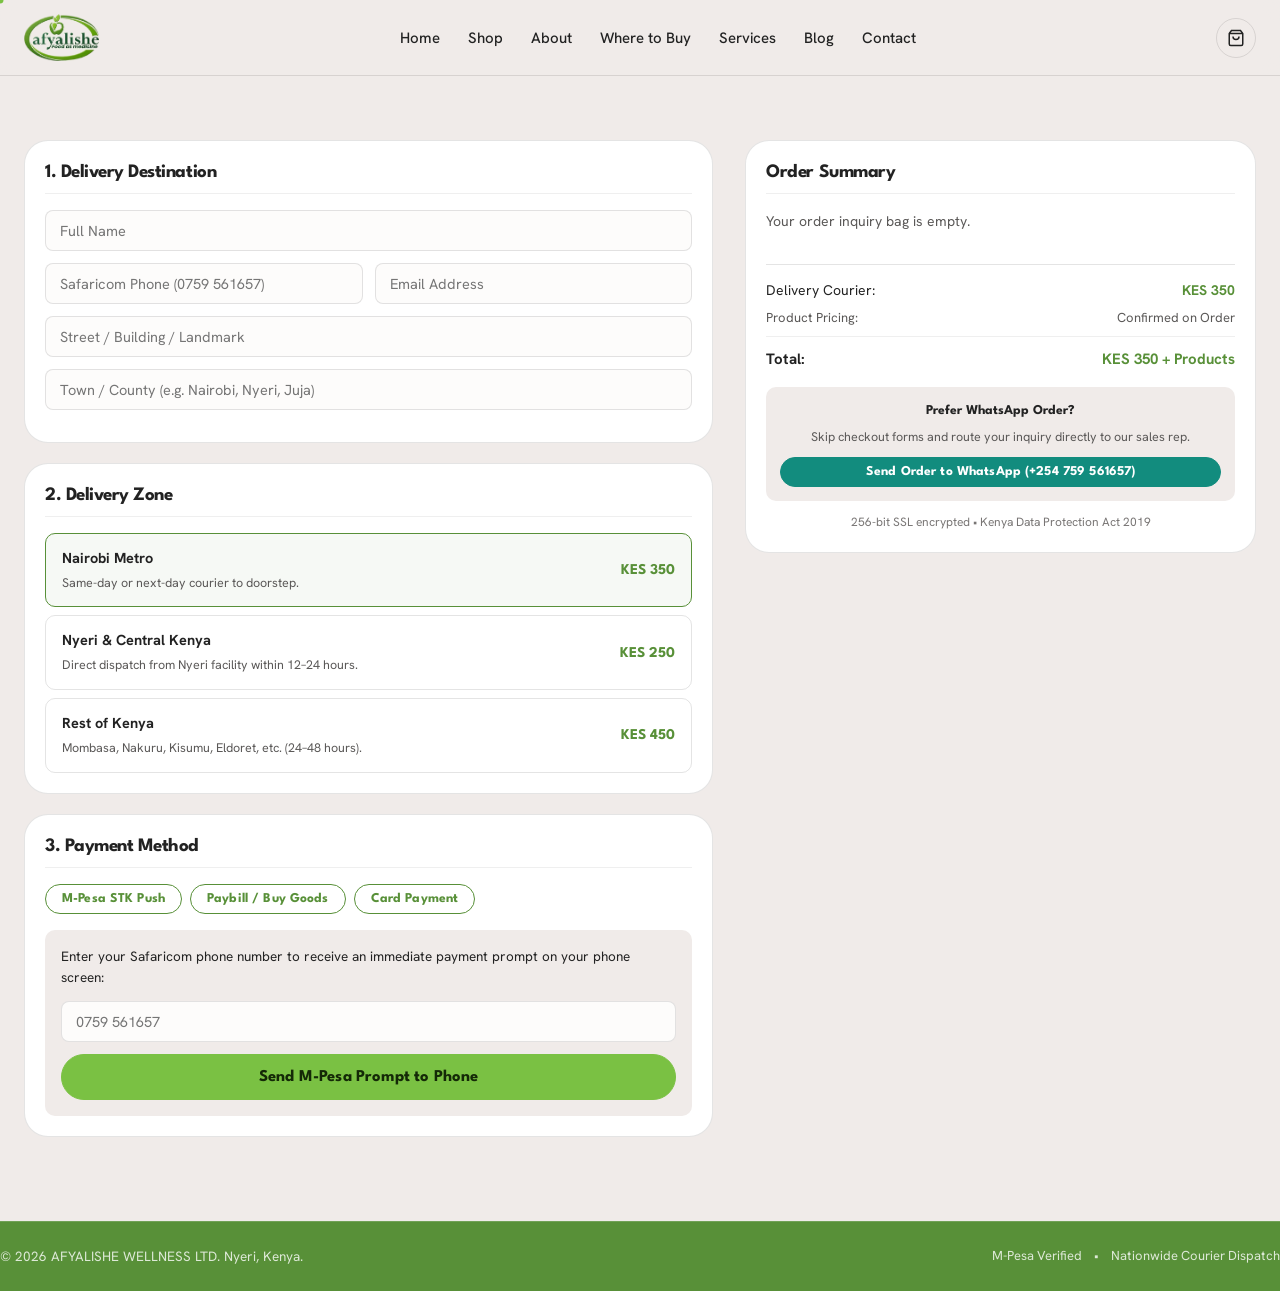
<file: checkout.html>
<!DOCTYPE html>
<html lang="en">
<head>
  <meta charset="UTF-8">
  <meta name="viewport" content="width=device-width, initial-scale=1.0">
  <title>Checkout & Delivery | Afyalishe Wellness Kenya</title>
  <meta name="description" content="Guest checkout with standardized Kenyan delivery zones (Nairobi Metro KES 350, Nyeri KES 250, Rest of Kenya KES 450) and M-Pesa STK push payment.">

  <!-- Google Fonts -->
  <link rel="preconnect" href="https://fonts.googleapis.com">
  <link rel="preconnect" href="https://fonts.gstatic.com" crossorigin>
  <link href="https://fonts.googleapis.com/css2?family=Caveat:wght@600&family=Hanken+Grotesk:wght@400;500;600;700&family=League+Spartan:wght@600;700;800&family=Lora:wght@500;600&display=swap" rel="stylesheet">

  <!-- Core Styles -->
  <link rel="stylesheet" href="assets/css/variables.css">
  <link rel="stylesheet" href="assets/css/base.css">
  <link rel="stylesheet" href="assets/css/components.css">
  <link rel="stylesheet" href="assets/css/3d-motion.css">
  <link rel="stylesheet" href="assets/css/pages.css">
</head>
<body>

  <!-- Sticky Header -->
  <header class="site-header">
    <div class="container header-container">
      <a href="index.html" class="header-logo" aria-label="Afyalishe Wellness Home">
        <img src="assets/images/logo.png" alt="Afyalishe Wellness">
      </a>
      <nav class="nav-desktop" aria-label="Main Navigation">
        <a href="index.html" class="nav-link">Home</a>
        <a href="shop.html" class="nav-link">Shop</a>
        <a href="about.html" class="nav-link">About</a>
        <a href="where-to-buy.html" class="nav-link">Where to Buy</a>
        <a href="services.html" class="nav-link">Services</a>
        <a href="blog.html" class="nav-link">Blog</a>
        <a href="contact.html" class="nav-link">Contact</a>
      </nav>
      <div class="header-actions">
        <button class="icon-btn icon-btn-cart btn-open-cart" aria-label="Cart"><svg viewBox="0 0 24 24" fill="none" stroke="currentColor" stroke-width="2"><path d="M6 2L3 6v14a2 2 0 0 0 2 2h14a2 2 0 0 0 2-2V6l-3-4z"></path><line x1="3" y1="6" x2="21" y2="6"></line><path d="M16 10a4 4 0 0 1-8 0"></path></svg><span class="cart-count-badge" style="display: none;">0</span></button>
      </div>
    </div>
  </header>

  <main class="section">
    <div class="container">
      <div id="checkout-container">
        <!-- Confirmed View Placeholder -->
        <div id="confirmed-view" style="display: none; max-width: 600px; margin: 0 auto; background: #FFFFFF; border-radius: var(--radius-panel-outer); border: 1.5px solid var(--color-primary); padding: var(--padding-panel); box-shadow: var(--shadow-modal); text-align: center;">
          <h1 style="font-size: 26px; margin-bottom: 8px;" id="confirmed-order-number">Order Confirmed</h1>
          <p style="font-size: 15px; color: var(--color-text-secondary); line-height: 1.6; margin-bottom: 24px;">
            Your order has been registered at our Nyeri dispatch hub. Our logistics desk will reach out via WhatsApp to confirm the courier schedule.
          </p>

          <div style="background: var(--color-bg-page); border-radius: var(--radius-md); padding: 16px; text-align: left; margin-bottom: 24px; font-size: 14px;">
            <div style="display: flex; justify-content: space-between; margin-bottom: 6px;">
              <span style="color: var(--color-text-secondary);">Payment:</span>
              <strong id="confirmed-payment-method">M-Pesa STK Push</strong>
            </div>
            <div style="display: flex; justify-content: space-between; margin-bottom: 6px;">
              <span style="color: var(--color-text-secondary);">Delivery Destination:</span>
              <strong id="confirmed-delivery-dest">Nairobi Metro</strong>
            </div>
            <div style="display: flex; justify-content: space-between;">
              <span style="color: var(--color-text-secondary);">Status:</span>
              <strong style="color: var(--color-primary);">Dispatching from Nyeri</strong>
            </div>
          </div>

          <div style="display: flex; gap: 12px; justify-content: center; flex-wrap: wrap;">
            <a href="https://wa.me/254759561657?text=Hello%2C%20I%20just%20placed%20an%20order%20online%20and%20would%20like%20to%20track%20it." target="_blank" class="btn btn-whatsapp-action" rel="noopener noreferrer">
              <span>Track on WhatsApp (+254 759 561657)</span>
            </a>
            <a href="shop.html" class="btn btn-secondary">Continue Shopping</a>
          </div>
        </div>

        <!-- Checkout Form Grid (Rule 2: Drop redundant labels, Rule 8: Group with spacing) -->
        <div id="checkout-form-view" class="checkout-grid">
          <div>
            <!-- Step 1: Customer Details -->
            <div class="checkout-section-panel">
              <h2>1. Delivery Destination</h2>
              
              <div class="form-field">
                <input type="text" id="checkout-name" class="form-input" required placeholder="Full Name">
              </div>

              <div class="form-field" style="display: grid; grid-template-columns: 1fr 1fr; gap: 12px;">
                <input type="tel" id="checkout-phone" class="form-input tabular-nums" required placeholder="Safaricom Phone (0759 561657)">
                <input type="email" id="checkout-email" class="form-input" placeholder="Email Address">
              </div>

              <div class="form-field">
                <input type="text" id="checkout-address" class="form-input" required placeholder="Street / Building / Landmark">
              </div>

              <div class="form-field">
                <input type="text" id="checkout-town" class="form-input" required placeholder="Town / County (e.g. Nairobi, Nyeri, Juja)">
              </div>
            </div>

            <!-- Step 2: Kenyan Delivery Zones (Rule 18: Tabular numerals) -->
            <div class="checkout-section-panel">
              <h2>2. Delivery Zone</h2>
              <div class="delivery-tier-list">
                <div class="delivery-tier-item active" data-zone-id="nairobi">
                  <div>
                    <strong style="display: block; font-size: 14.5px;">Nairobi Metro</strong>
                    <span style="font-size: 12.5px; color: var(--color-text-secondary);">Same-day or next-day courier to doorstep.</span>
                  </div>
                  <span class="delivery-tier-fee">KES 350</span>
                </div>

                <div class="delivery-tier-item" data-zone-id="nyeri-central">
                  <div>
                    <strong style="display: block; font-size: 14.5px;">Nyeri &amp; Central Kenya</strong>
                    <span style="font-size: 12.5px; color: var(--color-text-secondary);">Direct dispatch from Nyeri facility within 12–24 hours.</span>
                  </div>
                  <span class="delivery-tier-fee">KES 250</span>
                </div>

                <div class="delivery-tier-item" data-zone-id="rest-of-kenya">
                  <div>
                    <strong style="display: block; font-size: 14.5px;">Rest of Kenya</strong>
                    <span style="font-size: 12.5px; color: var(--color-text-secondary);">Mombasa, Nakuru, Kisumu, Eldoret, etc. (24–48 hours).</span>
                  </div>
                  <span class="delivery-tier-fee">KES 450</span>
                </div>
              </div>
            </div>

            <!-- Step 3: Payment (Rule 10: Dominant CTA, Rule 19: Loading states) -->
            <div class="checkout-section-panel">
              <h2>3. Payment Method</h2>

              <div style="display: flex; gap: 8px; margin-bottom: 16px; flex-wrap: wrap;">
                <button type="button" class="btn btn-sm btn-secondary payment-tab-btn active" data-payment-method="mpesa-stk">
                  M-Pesa STK Push
                </button>
                <button type="button" class="btn btn-sm btn-secondary payment-tab-btn" data-payment-method="mpesa-paybill">
                  Paybill / Buy Goods
                </button>
                <button type="button" class="btn btn-sm btn-secondary payment-tab-btn" data-payment-method="card">
                  Card Payment
                </button>
              </div>

              <!-- Panel 1: STK Push -->
              <div class="payment-panel" id="panel-mpesa-stk">
                <div style="background: var(--color-bg-page); border-radius: var(--radius-md); padding: 16px;">
                  <p style="font-size: 13.5px; margin-bottom: 12px; color: var(--color-text-primary);">
                    Enter your Safaricom phone number to receive an immediate payment prompt on your phone screen:
                  </p>
                  <div class="form-field" style="margin-bottom: 12px;">
                    <input type="tel" id="mpesa-phone" class="form-input tabular-nums" placeholder="0759 561657">
                  </div>
                  <!-- Rule 10: Dominant Primary CTA in Fresh Lime -->
                  <button type="button" class="btn btn-primary btn-full btn-lg" id="btn-mpesa-pay">
                    <span>Send M-Pesa Prompt to Phone</span>
                  </button>
                </div>
              </div>

              <!-- Panel 2: Paybill -->
              <div class="payment-panel" id="panel-mpesa-paybill" style="display: none;">
                <div style="background: var(--color-bg-page); border-radius: var(--radius-md); padding: 16px; font-size: 13.5px; line-height: 1.6;">
                  Paybill / Business No: <strong class="mono-id">522522</strong><br>
                  Account: <strong class="mono-id">AFYALISHE</strong><br>
                  Once transferred, our dispatch desk will confirm your payment.
                  <div style="margin-top: 14px;">
                    <button type="button" class="btn btn-secondary btn-full" onclick="window.AFYALISHE_CHECKOUT.completeOrder('M-Pesa Paybill')">Confirm Transfer</button>
                  </div>
                </div>
              </div>

              <!-- Panel 3: Card -->
              <div class="payment-panel" id="panel-card" style="display: none;">
                <div style="background: var(--color-bg-page); border-radius: var(--radius-md); padding: 16px;">
                  <div class="form-field">
                    <input type="text" id="card-number" class="form-input tabular-nums" placeholder="Card Number (16 Digits)">
                  </div>
                  <div style="display: grid; grid-template-columns: 1fr 1fr; gap: 10px; margin-bottom: 12px;">
                    <input type="text" id="card-expiry" class="form-input tabular-nums" placeholder="MM/YY">
                    <input type="password" id="card-cvv" class="form-input tabular-nums" placeholder="CVV" maxlength="4">
                  </div>
                  <button type="button" class="btn btn-primary btn-full btn-lg" id="btn-card-pay">
                    <span>Pay Securely with Card</span>
                  </button>
                </div>
              </div>
            </div>
          </div>

          <!-- Right Column: Order Summary & Direct WhatsApp (Rule 8, 10, 18) -->
          <div>
            <div class="checkout-section-panel" style="position: sticky; top: calc(var(--header-height) + 20px);">
              <h2>Order Summary</h2>
              <div id="checkout-cart-items" style="max-height: 260px; overflow-y: auto; margin-bottom: 16px;"></div>

              <div style="border-top: 1px solid var(--color-border); padding-top: 14px; margin-bottom: 16px;">
                <div style="display: flex; justify-content: space-between; font-size: 14px; margin-bottom: 6px;">
                  <span>Delivery Courier:</span>
                  <strong id="checkout-delivery-fee" class="tabular-nums" style="color: var(--color-primary);">KES 350</strong>
                </div>
                <div style="display: flex; justify-content: space-between; font-size: 13px; color: var(--color-text-secondary); margin-bottom: 8px;">
                  <span>Product Pricing:</span>
                  <span>Confirmed on Order</span>
                </div>
                <div style="display: flex; justify-content: space-between; font-size: 15px; border-top: 1px solid var(--color-border-subtle); padding-top: 10px;">
                  <strong>Total:</strong>
                  <strong id="checkout-total-val" class="tabular-nums" style="color: var(--color-primary);">KES 350 + Products</strong>
                </div>
              </div>

              <!-- Direct WhatsApp Ordering -->
              <div style="background: var(--color-bg-page); border-radius: var(--radius-md); padding: 14px; text-align: center; margin-bottom: 12px;">
                <span style="font-family: var(--font-heading); font-size: 13.5px; font-weight: 700; display: block; margin-bottom: 4px;">Prefer WhatsApp Order?</span>
                <p style="font-size: 12.5px; color: var(--color-text-secondary); margin-bottom: 10px;">
                  Skip checkout forms and route your inquiry directly to our sales rep.
                </p>
                <button type="button" class="btn btn-whatsapp-action btn-sm btn-full" id="btn-whatsapp-checkout">
                  <span>Send Order to WhatsApp (+254 759 561657)</span>
                </button>
              </div>

              <div style="font-size: 12px; color: var(--color-text-tertiary); text-align: center;">
                256-bit SSL encrypted &bull; Kenya Data Protection Act 2019
              </div>
            </div>
          </div>
        </div>
      </div>
    </div>
  </main>

  <!-- M-Pesa Prompt Simulation Modal -->
  <div class="cart-overlay" id="mpesa-stk-modal" role="dialog" aria-modal="true">
    <div style="background: #FFFFFF; max-width: 400px; width: 90%; margin: 100px auto; border-radius: var(--radius-panel-outer); padding: 28px; text-align: center; box-shadow: var(--shadow-modal);">
      <h3 style="font-size: 18px; margin-bottom: 6px;">M-Pesa STK Prompt</h3>
      <p style="font-size: 13.5px; margin-bottom: 16px;">
        Sent to Safaricom number: <strong class="mpesa-target-phone mono-id">0759 561657</strong>
      </p>
      <div style="background: var(--color-bg-page); border-radius: var(--radius-sm); padding: 14px; font-size: 13.5px; margin-bottom: 16px;" class="mpesa-status-step">
        Please check your mobile handset screen now.
      </div>
      <div style="font-size: 12px; color: var(--color-text-secondary);">
        Enter your secret 4-digit M-Pesa PIN on your phone.
      </div>
    </div>
  </div>

  <!-- Clean Footer -->
  <footer class="site-footer">
    <div class="container footer-bottom" style="display: flex; justify-content: space-between; align-items: center; flex-wrap: wrap; gap: 12px;">
      <div>&copy; 2026 AFYALISHE WELLNESS LTD. Nyeri, Kenya.</div>
      <div style="display: flex; gap: 12px; font-size: 13px;">
        <span>M-Pesa Verified</span>
        <span>&bull;</span>
        <span>Nationwide Courier Dispatch</span>
      </div>
    </div>
  </footer>

  <!-- Scripts -->
  <script src="assets/vendor/three.min.js"></script>
  <script src="assets/vendor/gsap.min.js"></script>
  <script src="assets/vendor/ScrollTrigger.min.js"></script>
  <script src="assets/js/motion-config.js"></script>
  <script src="assets/js/custom-cursor.js"></script>
  <script src="assets/js/magnetic-btn.js"></script>
  <script src="assets/js/tilt-card.js"></script>
  <script src="assets/js/store.js?v=3"></script>
  <script src="assets/js/checkout.js?v=2"></script>
  <script src="assets/js/ui.js"></script>
  <script src="assets/js/main.js?v=3"></script>
  <script>
    document.addEventListener('DOMContentLoaded', () => {
      const params = new URLSearchParams(window.location.search);
      if (params.get('confirmed') === '1') {
        const formView = document.getElementById('checkout-form-view');
        const confirmedView = document.getElementById('confirmed-view');
        if (formView) formView.style.display = 'none';
        if (confirmedView) {
          confirmedView.style.display = 'block';
          const order = JSON.parse(localStorage.getItem('afyalishe_latest_order') || '{}');
          if (order.orderNumber) {
            document.getElementById('confirmed-order-number').textContent = `Order #${order.orderNumber}`;
            document.getElementById('confirmed-payment-method').textContent = order.paymentMethod || 'M-Pesa';
            document.getElementById('confirmed-delivery-dest').textContent = order.deliveryZone || 'Nairobi Metro';
          }
        }
      }
    });
  </script>
</body>
</html>
</file>
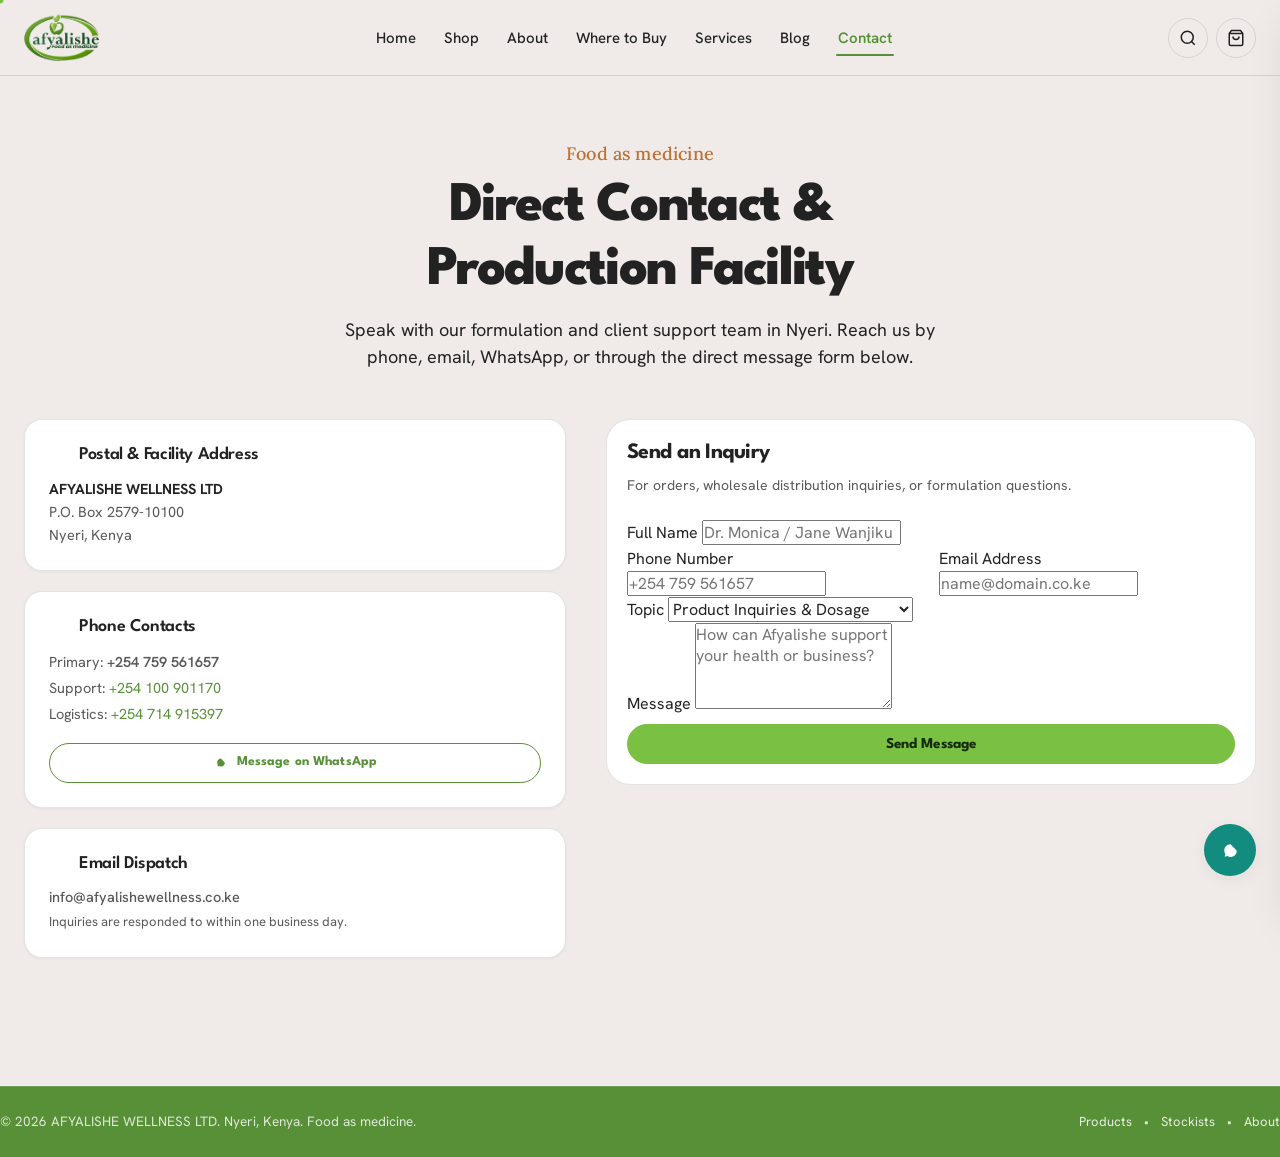
<file: contact.html>
<!DOCTYPE html>
<html lang="en">
<head>
  <meta charset="UTF-8">
  <meta name="viewport" content="width=device-width, initial-scale=1.0">
  <title>Contact Afyalishe Wellness | Nyeri, Kenya</title>
  <meta name="description" content="Reach AFYALISHE WELLNESS LTD in Nyeri, Kenya. Call +254 759 561657, email info@afyalishewellness.co.ke, or send a message directly to our team.">

  <!-- Google Fonts -->
  <link rel="preconnect" href="https://fonts.googleapis.com">
  <link rel="preconnect" href="https://fonts.gstatic.com" crossorigin>
  <link href="https://fonts.googleapis.com/css2?family=Caveat:wght@500;700&family=Hanken+Grotesk:ital,wght@0,300;0,400;0,500;0,600;0,700;1,400&family=League+Spartan:wght@500;600;700;800&family=Lora:ital,wght@0,400;0,500;0,600;1,400&display=swap" rel="stylesheet">

  <!-- Core Styles -->
  <link rel="stylesheet" href="assets/css/variables.css">
  <link rel="stylesheet" href="assets/css/base.css">
  <link rel="stylesheet" href="assets/css/components.css">
  <link rel="stylesheet" href="assets/css/3d-motion.css">
  <link rel="stylesheet" href="assets/css/pages.css">
</head>
<body>

  <!-- Sticky Header -->
  <header class="site-header">
    <div class="container header-container">
      <a href="index.html" class="header-logo" aria-label="Afyalishe Wellness Home">
        <img src="assets/images/logo.png" alt="Afyalishe Wellness">
      </a>
      <nav class="nav-desktop" aria-label="Main Navigation">
        <a href="index.html" class="nav-link">Home</a>
        <a href="shop.html" class="nav-link">Shop</a>
        <a href="about.html" class="nav-link">About</a>
        <a href="where-to-buy.html" class="nav-link">Where to Buy</a>
        <a href="services.html" class="nav-link">Services</a>
        <a href="blog.html" class="nav-link">Blog</a>
        <a href="contact.html" class="nav-link active">Contact</a>
      </nav>
      <div class="header-actions">
        <button class="icon-btn btn-open-search" aria-label="Search"><svg viewBox="0 0 24 24" fill="none" stroke="currentColor" stroke-width="2"><circle cx="11" cy="11" r="8"></circle><line x1="21" y1="21" x2="16.65" y2="16.65"></line></svg></button>
        <button class="icon-btn icon-btn-cart btn-open-cart" aria-label="Cart"><svg viewBox="0 0 24 24" fill="none" stroke="currentColor" stroke-width="2"><path d="M6 2L3 6v14a2 2 0 0 0 2 2h14a2 2 0 0 0 2-2V6l-3-4z"></path><line x1="3" y1="6" x2="21" y2="6"></line><path d="M16 10a4 4 0 0 1-8 0"></path></svg><span class="cart-count-badge" style="display: none;">0</span></button>
        <button class="hamburger-btn" aria-label="Menu"><span></span><span></span><span></span></button>
      </div>
    </div>
  </header>

  <main class="section">
    <div class="container">
      <!-- Page Header (Rule 3: Unitalicize, Rule 9: Specific Headline) -->
      <div class="container-reading" style="text-align: center; margin-bottom: 48px;">
        <span class="brand-tagline" style="font-size: 18px; margin-bottom: 6px; display: block;">Food as medicine</span>
        <h1 style="font-size: var(--font-size-hero); margin-bottom: 12px;">
          Direct Contact &amp; Production Facility
        </h1>
        <p class="lead" style="margin-bottom: 0;">
          Speak with our formulation and client support team in Nyeri. Reach us by phone, email, WhatsApp, or through the direct message form below.
        </p>
      </div>

      <div style="display: grid; grid-template-columns: 1fr 1.2fr; gap: 40px; align-items: start; margin-bottom: 64px;">
        <!-- Contact Information Cards (Rule 8: Group with Spacing, Rule 12: SVG icons, Rule 18: Tabular numbers) -->
        <div style="display: flex; flex-direction: column; gap: 20px;">
          <div class="stockist-item-card" data-tilt="true" style="padding: 24px;">
            <div style="display: flex; align-items: center; gap: 10px; margin-bottom: 10px;">
              <svg width="20" height="20" viewBox="0 0 24 24" fill="none" stroke="var(--color-primary-deep)" stroke-width="2"><path d="M21 10c0 7-9 13-9 13s-9-6-9-13a9 9 0 0 1 18 0z"></path><circle cx="12" cy="10" r="3"></circle></svg>
              <h3 style="font-size: 18px; margin: 0;">Postal &amp; Facility Address</h3>
            </div>
            <p style="font-size: 14.5px; line-height: 1.6; margin-bottom: 0; color: var(--color-text-secondary);">
              <strong style="color: var(--color-text-primary);">AFYALISHE WELLNESS LTD</strong><br>
              P.O. Box 2579-10100<br>
              Nyeri, Kenya
            </p>
          </div>

          <div class="stockist-item-card" data-tilt="true" style="padding: 24px;">
            <div style="display: flex; align-items: center; gap: 10px; margin-bottom: 10px;">
              <svg width="20" height="20" viewBox="0 0 24 24" fill="none" stroke="var(--color-primary-deep)" stroke-width="2"><path d="M22 16.92v3a2 2 0 0 1-2.18 2 19.79 19.79 0 0 1-8.63-3.07 19.5 19.5 0 0 1-6-6 19.79 19.79 0 0 1-3.07-8.67A2 2 0 0 1 4.11 2h3a2 2 0 0 1 2 1.72 12.84 12.84 0 0 0 .7 2.81 2 2 0 0 1-.45 2.11L8.09 9.91a16 16 0 0 0 6 6l1.27-1.27a2 2 0 0 1 2.11-.45 12.84 12.84 0 0 0 2.81.7A2 2 0 0 1 22 16.92z"></path></svg>
              <h3 style="font-size: 18px; margin: 0;">Phone Contacts</h3>
            </div>
            <p style="font-size: 14.5px; line-height: 1.8; margin-bottom: 16px; color: var(--color-text-secondary);">
              Primary: <a href="tel:+254759561657" class="tabular-nums" style="font-weight: 600; color: var(--color-primary-deep);">+254 759 561657</a><br>
              Support: <a href="tel:+254100901170" class="tabular-nums">+254 100 901170</a><br>
              Logistics: <a href="tel:+254714915397" class="tabular-nums">+254 714 915397</a>
            </p>
            <a href="https://wa.me/254759561657" target="_blank" class="btn btn-secondary btn-sm" style="display: inline-flex; align-items: center; gap: 8px;" rel="noopener noreferrer">
              <svg width="16" height="16" viewBox="0 0 24 24" fill="currentColor"><path d="M12.031 6.172c-3.181 0-5.767 2.586-5.768 5.766-.001 1.298.38 2.27 1.019 3.287l-.711 2.598 2.664-.698c.969.585 1.961.947 2.796.947 3.179 0 5.766-2.587 5.767-5.766.001-3.187-2.575-5.77-5.772zm3.392 8.244c-.144.405-.837.774-1.17.824-.299.045-.677.063-1.092-.069-.252-.08-.575-.187-.988-.365-1.739-.751-2.874-2.502-2.961-2.617-.087-.116-.708-.94-.708-1.793s.448-1.273.607-1.446c.159-.173.346-.217.462-.217l.332.007c.106.005.249-.04.39.299.144.347.491 1.2.534 1.287.043.087.072.188.014.303-.058.116-.087.188-.173.289l-.26.303c-.087.087-.177.182-.076.355.101.173.45 1.011 1.233 1.708.783.697 1.447.915 1.65.987.202.072.321.058.44-.08.118-.138.506-.59.64-.792.134-.202.268-.17.447-.101.179.07 1.134.535 1.33.633.196.098.326.145.373.226.047.081.047.468-.097.873z"/></svg>
              <span>Message on WhatsApp</span>
            </a>
          </div>

          <div class="stockist-item-card" data-tilt="true" style="padding: 24px;">
            <div style="display: flex; align-items: center; gap: 10px; margin-bottom: 10px;">
              <svg width="20" height="20" viewBox="0 0 24 24" fill="none" stroke="var(--color-primary-deep)" stroke-width="2"><path d="M4 4h16c1.1 0 2 .9 2 2v12c0 1.1-.9 2-2 2H4c-1.1 0-2-.9-2-2V6c0-1.1.9-2 2-2z"></path><polyline points="22,6 12,13 2,6"></polyline></svg>
              <h3 style="font-size: 18px; margin: 0;">Email Dispatch</h3>
            </div>
            <p style="font-size: 14.5px; margin-bottom: 4px;">
              <a href="mailto:info@afyalishewellness.co.ke" style="color: var(--color-primary-deep); font-weight: 500;">info@afyalishewellness.co.ke</a>
            </p>
            <span style="font-size: 13px; color: var(--color-text-secondary);">Inquiries are responded to within one business day.</span>
          </div>
        </div>

        <!-- Interactive Contact Form (Rule 2: Drop redundant labels, Rule 10: Dominant CTA, Rule 14: Concentric radii) -->
        <div style="background: #FFFFFF; border-radius: var(--radius-panel-outer); border: 1px solid var(--color-border); padding: var(--padding-panel);">
          <h2 style="font-size: 22px; margin-bottom: 6px;">Send an Inquiry</h2>
          <p style="font-size: 14px; color: var(--color-text-secondary); margin-bottom: 24px;">
            For orders, wholesale distribution inquiries, or formulation questions.
          </p>

          <form id="main-contact-form">
            <!-- Anti-Bot Honeypot Field (Invisible to human users, traps automated phishing bots) -->
            <input type="text" name="_bot_trap" id="contact-bot-trap" style="position:absolute;left:-9999px;width:1px;height:1px;opacity:0;" tabindex="-1" autocomplete="off" aria-hidden="true">

            <div class="form-group">
              <label class="form-label" for="contact-fullname">Full Name</label>
              <input type="text" id="contact-fullname" class="form-control" required placeholder="Dr. Monica / Jane Wanjiku">
            </div>

            <div class="form-group" style="display: grid; grid-template-columns: 1fr 1fr; gap: 16px;">
              <div>
                <label class="form-label" for="contact-phone-input">Phone Number</label>
                <input type="tel" id="contact-phone-input" class="form-control tabular-nums" required placeholder="+254 759 561657">
              </div>
              <div>
                <label class="form-label" for="contact-email-input">Email Address</label>
                <input type="email" id="contact-email-input" class="form-control" required placeholder="name@domain.co.ke">
              </div>
            </div>

            <div class="form-group">
              <label class="form-label" for="contact-subject-select">Topic</label>
              <select id="contact-subject-select" class="form-control">
                <option value="product-inquiry">Product Inquiries &amp; Dosage</option>
                <option value="wholesale-order">Supermarket &amp; Retail Stocking</option>
                <option value="order-delivery">Order Delivery Status</option>
                <option value="consulting">Nutritional Consulting Booking</option>
                <option value="other">General Inquiry</option>
              </select>
            </div>

            <div class="form-group">
              <label class="form-label" for="contact-message-body">Message</label>
              <textarea id="contact-message-body" class="form-control" rows="4" required placeholder="How can Afyalishe support your health or business?"></textarea>
            </div>

            <button type="submit" class="btn btn-primary btn-full" data-magnetic="true" style="margin-top: 8px;">
              Send Message
            </button>
          </form>
        </div>
      </div>
    </div>
  </main>

  <!-- Clean Footer -->
  <footer class="site-footer">
    <div class="container footer-bottom" style="display: flex; justify-content: space-between; align-items: center; flex-wrap: wrap; gap: 12px;">
      <div>&copy; 2026 AFYALISHE WELLNESS LTD. Nyeri, Kenya. Food as medicine.</div>
      <div style="display: flex; gap: 12px; font-size: 13px;">
        <a href="shop.html" style="color: rgba(255,255,255,0.85);">Products</a>
        <span>&bull;</span>
        <a href="where-to-buy.html" style="color: rgba(255,255,255,0.85);">Stockists</a>
        <span>&bull;</span>
        <a href="about.html" style="color: rgba(255,255,255,0.85);">About</a>
      </div>
    </div>
  </footer>

  <!-- Floating WhatsApp & Cart Drawer -->
  <div class="floating-whatsapp">
    <a href="https://wa.me/254759561657" target="_blank" class="floating-whatsapp-btn" aria-label="WhatsApp" rel="noopener noreferrer">
      <svg viewBox="0 0 24 24" fill="currentColor"><path d="M12.031 6.172c-3.181 0-5.767 2.586-5.768 5.766-.001 1.298.38 2.27 1.019 3.287l-.711 2.598 2.664-.698c.969.585 1.961.947 2.796.947 3.179 0 5.766-2.587 5.767-5.766.001-3.187-2.575-5.77-5.772zm3.392 8.244c-.144.405-.837.774-1.17.824-.299.045-.677.063-1.092-.069-.252-.08-.575-.187-.988-.365-1.739-.751-2.874-2.502-2.961-2.617-.087-.116-.708-.94-.708-1.793s.448-1.273.607-1.446c.159-.173.346-.217.462-.217l.332.007c.106.005.249-.04.39.299.144.347.491 1.2.534 1.287.043.087.072.188.014.303-.058.116-.087.188-.173.289l-.26.303c-.087.087-.177.182-.076.355.101.173.45 1.011 1.233 1.708.783.697 1.447.915 1.65.987.202.072.321.058.44-.08.118-.138.506-.59.64-.792.134-.202.268-.17.447-.101.179.07 1.134.535 1.33.633.196.098.326.145.373.226.047.081.047.468-.097.873z"/></svg>
    </a>
  </div>

  <div class="cart-overlay"></div>
  <aside class="cart-drawer-panel" aria-label="Cart">
    <div class="cart-drawer-head">
      <h3>Inquiry Bag</h3>
      <button class="cart-stepper-btn cart-close-btn">&times;</button>
    </div>
    <div class="cart-drawer-items" id="cart-drawer-items"></div>
    <div class="cart-drawer-foot">
      <button class="btn btn-whatsapp-action btn-full" id="drawer-whatsapp-btn">Send Bag via WhatsApp</button>
      <a href="checkout.html" class="btn btn-primary btn-full">Proceed to Checkout</a>
    </div>
  </aside>

  <!-- Scripts -->
  <script src="assets/vendor/three.min.js"></script>
  <script src="assets/vendor/gsap.min.js"></script>
  <script src="assets/vendor/ScrollTrigger.min.js"></script>
  <script src="assets/js/motion-config.js"></script>
  <script src="assets/js/custom-cursor.js"></script>
  <script src="assets/js/magnetic-btn.js"></script>
  <script src="assets/js/tilt-card.js"></script>
  <script src="assets/js/store.js?v=3"></script>
  <script src="assets/js/ui.js"></script>
  <script src="assets/js/main.js?v=3"></script>
</body>
</html>
</file>
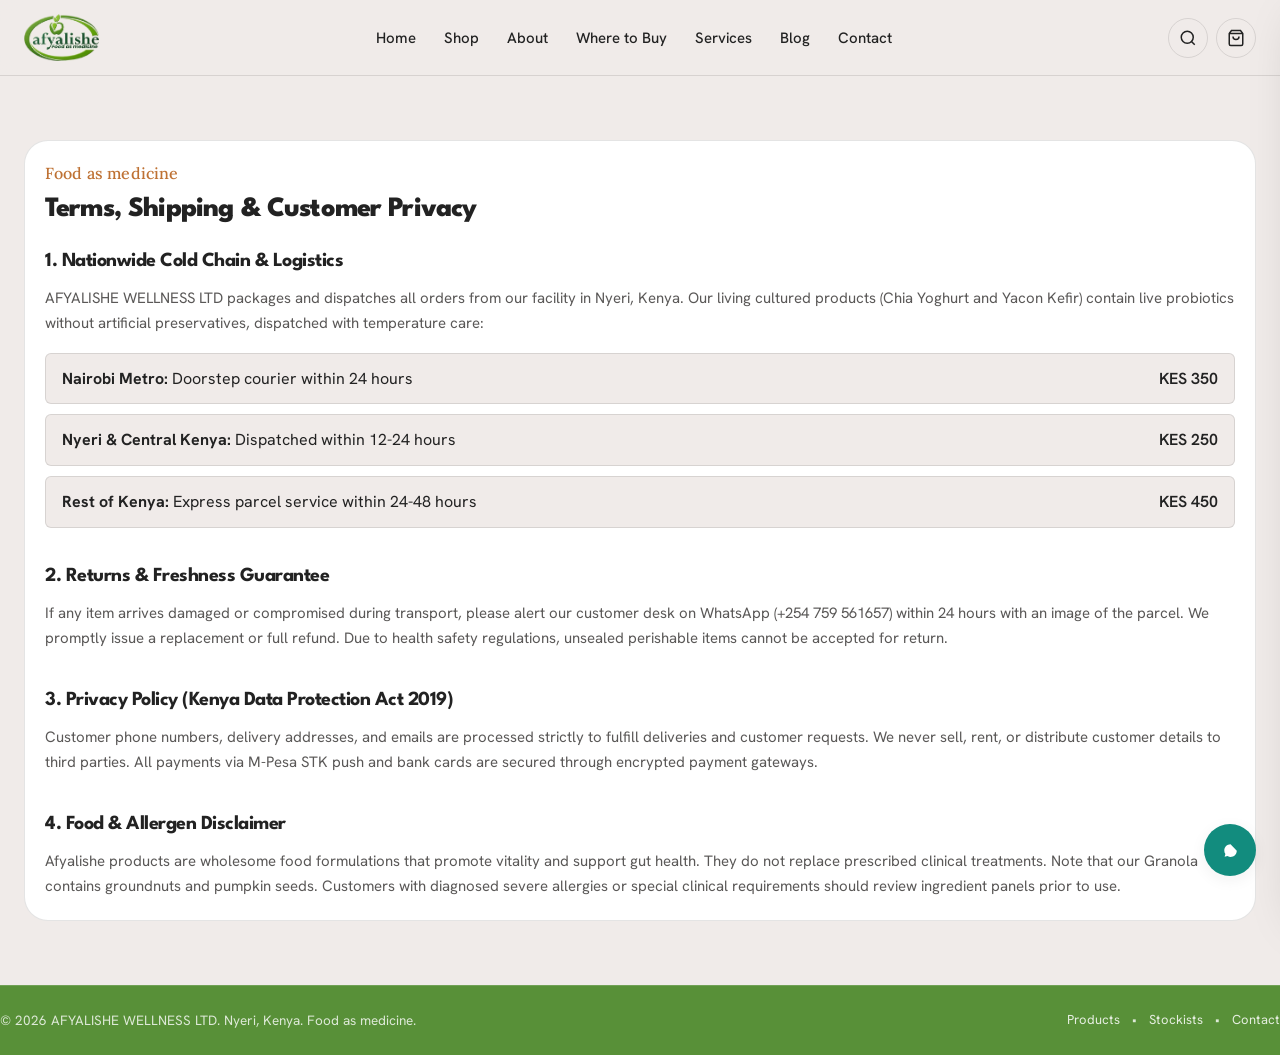
<file: privacy-terms.html>
<!DOCTYPE html>
<html lang="en">
<head>
  <meta charset="UTF-8">
  <meta name="viewport" content="width=device-width, initial-scale=1.0">
  <title>Privacy Policy &amp; Terms | Afyalishe Wellness Kenya</title>
  <meta name="description" content="Customer privacy, shipping rates across Kenya, freshness guarantee, and clear food terms for Afyalishe Wellness LTD.">

  <!-- Google Fonts -->
  <link rel="preconnect" href="https://fonts.googleapis.com">
  <link rel="preconnect" href="https://fonts.gstatic.com" crossorigin>
  <link href="https://fonts.googleapis.com/css2?family=Caveat:wght@500;700&family=Hanken+Grotesk:ital,wght@0,300;0,400;0,500;0,600;0,700;1,400&family=League+Spartan:wght@500;600;700;800&family=Lora:ital,wght@0,400;0,500;0,600;1,400&display=swap" rel="stylesheet">

  <!-- Core Styles -->
  <link rel="stylesheet" href="assets/css/variables.css">
  <link rel="stylesheet" href="assets/css/base.css">
  <link rel="stylesheet" href="assets/css/components.css">
  <link rel="stylesheet" href="assets/css/3d-motion.css">
  <link rel="stylesheet" href="assets/css/pages.css">
</head>
<body>

  <!-- Sticky Header -->
  <header class="site-header">
    <div class="container header-container">
      <a href="index.html" class="header-logo" aria-label="Afyalishe Wellness Home">
        <img src="assets/images/logo.png" alt="Afyalishe Wellness">
      </a>
      <nav class="nav-desktop" aria-label="Main Navigation">
        <a href="index.html" class="nav-link">Home</a>
        <a href="shop.html" class="nav-link">Shop</a>
        <a href="about.html" class="nav-link">About</a>
        <a href="where-to-buy.html" class="nav-link">Where to Buy</a>
        <a href="services.html" class="nav-link">Services</a>
        <a href="blog.html" class="nav-link">Blog</a>
        <a href="contact.html" class="nav-link">Contact</a>
      </nav>
      <div class="header-actions">
        <button class="icon-btn btn-open-search" aria-label="Search"><svg viewBox="0 0 24 24" fill="none" stroke="currentColor" stroke-width="2"><circle cx="11" cy="11" r="8"></circle><line x1="21" y1="21" x2="16.65" y2="16.65"></line></svg></button>
        <button class="icon-btn icon-btn-cart btn-open-cart" aria-label="Cart"><svg viewBox="0 0 24 24" fill="none" stroke="currentColor" stroke-width="2"><path d="M6 2L3 6v14a2 2 0 0 0 2 2h14a2 2 0 0 0 2-2V6l-3-4z"></path><line x1="3" y1="6" x2="21" y2="6"></line><path d="M16 10a4 4 0 0 1-8 0"></path></svg><span class="cart-count-badge" style="display: none;">0</span></button>
      </div>
    </div>
  </header>

  <main class="section">
    <div class="container container-narrow">
      <div style="background: #FFFFFF; border-radius: var(--radius-panel-outer); border: 1px solid var(--color-border); padding: var(--padding-panel);">
        <span class="brand-tagline" style="font-size: 16px; margin-bottom: 6px; display: block;">Food as medicine</span>
        <h1 style="font-size: 28px; margin-bottom: 24px;">Terms, Shipping &amp; Customer Privacy</h1>

        <!-- Section 1: Shipping & Delivery (Rule 18: Tabular nums) -->
        <section style="margin-bottom: 36px;">
          <h2 style="font-size: 20px; color: var(--color-primary-deep); margin-bottom: 12px;">1. Nationwide Cold Chain &amp; Logistics</h2>
          <p style="font-size: 15px; color: var(--color-text-secondary); line-height: 1.7; margin-bottom: 16px;">
            AFYALISHE WELLNESS LTD packages and dispatches all orders from our facility in Nyeri, Kenya. Our living cultured products (Chia Yoghurt and Yacon Kefir) contain live probiotics without artificial preservatives, dispatched with temperature care:
          </p>
          <div style="display: flex; flex-direction: column; gap: 10px; margin-bottom: 16px;">
            <div style="display: flex; justify-content: space-between; padding: 12px 16px; background: var(--color-bg-page); border-radius: var(--radius-sm); border: 1px solid var(--color-border);">
              <span><strong>Nairobi Metro:</strong> Doorstep courier within 24 hours</span>
              <span class="tabular-nums" style="font-weight: 600; color: var(--color-primary-deep);">KES 350</span>
            </div>
            <div style="display: flex; justify-content: space-between; padding: 12px 16px; background: var(--color-bg-page); border-radius: var(--radius-sm); border: 1px solid var(--color-border);">
              <span><strong>Nyeri &amp; Central Kenya:</strong> Dispatched within 12-24 hours</span>
              <span class="tabular-nums" style="font-weight: 600; color: var(--color-primary-deep);">KES 250</span>
            </div>
            <div style="display: flex; justify-content: space-between; padding: 12px 16px; background: var(--color-bg-page); border-radius: var(--radius-sm); border: 1px solid var(--color-border);">
              <span><strong>Rest of Kenya:</strong> Express parcel service within 24-48 hours</span>
              <span class="tabular-nums" style="font-weight: 600; color: var(--color-primary-deep);">KES 450</span>
            </div>
          </div>
        </section>

        <!-- Section 2: Returns & Quality Guarantee -->
        <section style="margin-bottom: 36px;">
          <h2 style="font-size: 20px; color: var(--color-primary-deep); margin-bottom: 12px;">2. Returns &amp; Freshness Guarantee</h2>
          <p style="font-size: 15px; color: var(--color-text-secondary); line-height: 1.7; margin-bottom: 0;">
            If any item arrives damaged or compromised during transport, please alert our customer desk on WhatsApp (+254 759 561657) within 24 hours with an image of the parcel. We promptly issue a replacement or full refund. Due to health safety regulations, unsealed perishable items cannot be accepted for return.
          </p>
        </section>

        <!-- Section 3: Privacy & Data Protection -->
        <section style="margin-bottom: 36px;">
          <h2 style="font-size: 20px; color: var(--color-primary-deep); margin-bottom: 12px;">3. Privacy Policy (Kenya Data Protection Act 2019)</h2>
          <p style="font-size: 15px; color: var(--color-text-secondary); line-height: 1.7; margin-bottom: 0;">
            Customer phone numbers, delivery addresses, and emails are processed strictly to fulfill deliveries and customer requests. We never sell, rent, or distribute customer details to third parties. All payments via M-Pesa STK push and bank cards are secured through encrypted payment gateways.
          </p>
        </section>

        <!-- Section 4: Food & Allergen Disclaimer (Rule 3: Unitalicize, Rule 4: Clean text) -->
        <section>
          <h2 style="font-size: 20px; color: var(--color-accent-terracotta); margin-bottom: 12px;">4. Food &amp; Allergen Disclaimer</h2>
          <p style="font-size: 15px; color: var(--color-text-secondary); line-height: 1.7; margin-bottom: 0;">
            Afyalishe products are wholesome food formulations that promote vitality and support gut health. They do not replace prescribed clinical treatments. Note that our Granola contains groundnuts and pumpkin seeds. Customers with diagnosed severe allergies or special clinical requirements should review ingredient panels prior to use.
          </p>
        </section>
      </div>
    </div>
  </main>

  <!-- Clean Footer -->
  <footer class="site-footer">
    <div class="container footer-bottom" style="display: flex; justify-content: space-between; align-items: center; flex-wrap: wrap; gap: 12px;">
      <div>&copy; 2026 AFYALISHE WELLNESS LTD. Nyeri, Kenya. Food as medicine.</div>
      <div style="display: flex; gap: 12px; font-size: 13px;">
        <a href="shop.html" style="color: rgba(255,255,255,0.85);">Products</a>
        <span>&bull;</span>
        <a href="where-to-buy.html" style="color: rgba(255,255,255,0.85);">Stockists</a>
        <span>&bull;</span>
        <a href="contact.html" style="color: rgba(255,255,255,0.85);">Contact</a>
      </div>
    </div>
  </footer>

  <!-- Floating WhatsApp & Cart Drawer -->
  <div class="floating-whatsapp">
    <a href="https://wa.me/254759561657" target="_blank" class="floating-whatsapp-btn" aria-label="WhatsApp" rel="noopener noreferrer">
      <svg viewBox="0 0 24 24" fill="currentColor"><path d="M12.031 6.172c-3.181 0-5.767 2.586-5.768 5.766-.001 1.298.38 2.27 1.019 3.287l-.711 2.598 2.664-.698c.969.585 1.961.947 2.796.947 3.179 0 5.766-2.587 5.767-5.766.001-3.187-2.575-5.77-5.772zm3.392 8.244c-.144.405-.837.774-1.17.824-.299.045-.677.063-1.092-.069-.252-.08-.575-.187-.988-.365-1.739-.751-2.874-2.502-2.961-2.617-.087-.116-.708-.94-.708-1.793s.448-1.273.607-1.446c.159-.173.346-.217.462-.217l.332.007c.106.005.249-.04.39.299.144.347.491 1.2.534 1.287.043.087.072.188.014.303-.058.116-.087.188-.173.289l-.26.303c-.087.087-.177.182-.076.355.101.173.45 1.011 1.233 1.708.783.697 1.447.915 1.65.987.202.072.321.058.44-.08.118-.138.506-.59.64-.792.134-.202.268-.17.447-.101.179.07 1.134.535 1.33.633.196.098.326.145.373.226.047.081.047.468-.097.873z"/></svg>
    </a>
  </div>

  <div class="cart-overlay"></div>
  <aside class="cart-drawer-panel" aria-label="Cart">
    <div class="cart-drawer-head">
      <h3>Inquiry Bag</h3>
      <button class="cart-stepper-btn cart-close-btn">&times;</button>
    </div>
    <div class="cart-drawer-items" id="cart-drawer-items"></div>
    <div class="cart-drawer-foot">
      <button class="btn btn-whatsapp-action btn-full" id="drawer-whatsapp-btn">Send Bag via WhatsApp</button>
      <a href="checkout.html" class="btn btn-primary btn-full">Proceed to Checkout</a>
    </div>
  </aside>

  <!-- Scripts -->
  <script src="assets/js/store.js?v=3"></script>
  <script src="assets/js/ui.js"></script>
</body>
</html>
</file>
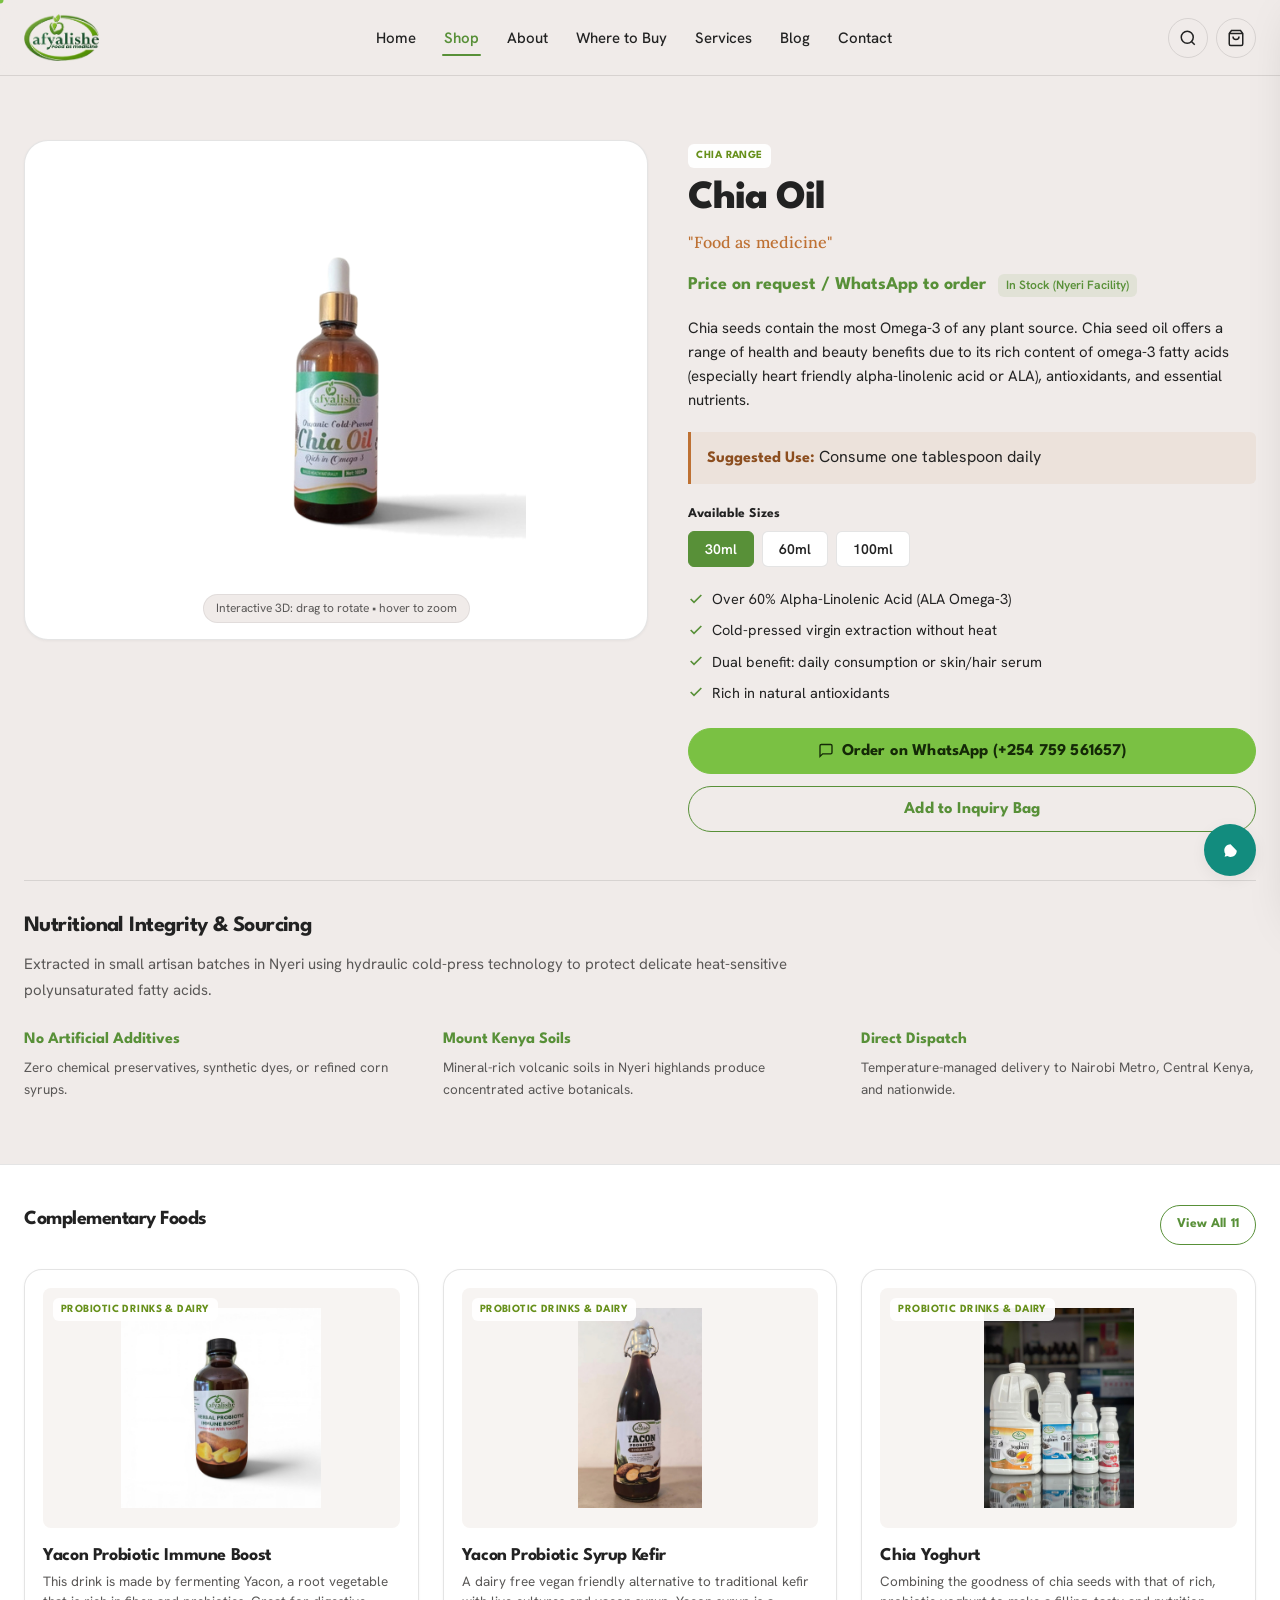
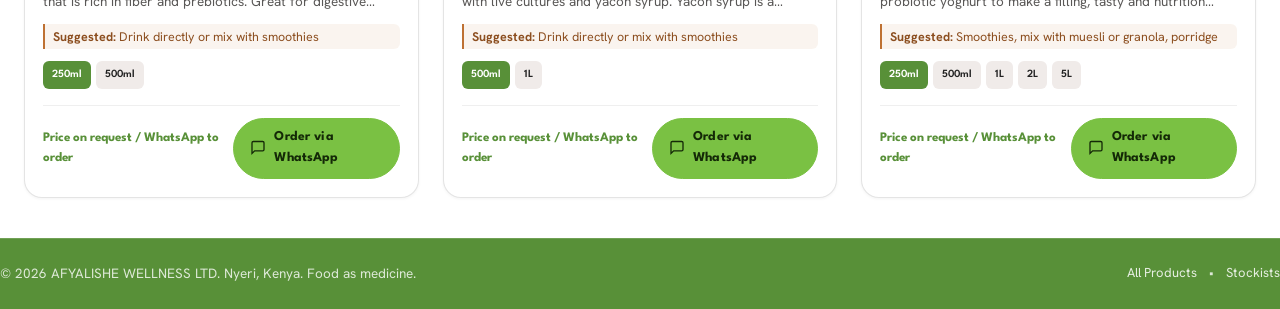
<file: product.html>
<!DOCTYPE html>
<html lang="en">
<head>
  <meta charset="UTF-8">
  <meta name="viewport" content="width=device-width, initial-scale=1.0">
  <title>Product Details | Afyalishe Wellness Kenya</title>
  <meta name="description" content="Detailed nutrition, suggested usage, and sizes for Afyalishe natural foods. Order directly on WhatsApp or online delivery checkout.">

  <!-- Google Fonts -->
  <link rel="preconnect" href="https://fonts.googleapis.com">
  <link rel="preconnect" href="https://fonts.gstatic.com" crossorigin>
  <link href="https://fonts.googleapis.com/css2?family=Caveat:wght@600&family=Hanken+Grotesk:wght@400;500;600;700&family=League+Spartan:wght@600;700;800&family=Lora:wght@500;600&display=swap" rel="stylesheet">

  <!-- Core Styles -->
  <link rel="stylesheet" href="assets/css/variables.css">
  <link rel="stylesheet" href="assets/css/base.css">
  <link rel="stylesheet" href="assets/css/components.css">
  <link rel="stylesheet" href="assets/css/3d-motion.css">
  <link rel="stylesheet" href="assets/css/pages.css">
</head>
<body>

  <!-- Sticky Header -->
  <header class="site-header">
    <div class="container header-container">
      <a href="index.html" class="header-logo" aria-label="Afyalishe Wellness Home">
        <img src="assets/images/logo.png" alt="Afyalishe Wellness">
      </a>
      <nav class="nav-desktop" aria-label="Main Navigation">
        <a href="index.html" class="nav-link">Home</a>
        <a href="shop.html" class="nav-link active">Shop</a>
        <a href="about.html" class="nav-link">About</a>
        <a href="where-to-buy.html" class="nav-link">Where to Buy</a>
        <a href="services.html" class="nav-link">Services</a>
        <a href="blog.html" class="nav-link">Blog</a>
        <a href="contact.html" class="nav-link">Contact</a>
      </nav>
      <div class="header-actions">
        <button class="icon-btn btn-open-search" aria-label="Search"><svg viewBox="0 0 24 24" fill="none" stroke="currentColor" stroke-width="2"><circle cx="11" cy="11" r="8"></circle><line x1="21" y1="21" x2="16.65" y2="16.65"></line></svg></button>
        <button class="icon-btn icon-btn-cart btn-open-cart" aria-label="Cart"><svg viewBox="0 0 24 24" fill="none" stroke="currentColor" stroke-width="2"><path d="M6 2L3 6v14a2 2 0 0 0 2 2h14a2 2 0 0 0 2-2V6l-3-4z"></path><line x1="3" y1="6" x2="21" y2="6"></line><path d="M16 10a4 4 0 0 1-8 0"></path></svg><span class="cart-count-badge" style="display: none;">0</span></button>
        <button class="hamburger-btn" aria-label="Menu"><span></span><span></span><span></span></button>
      </div>
    </div>
  </header>

  <main>
    <!-- Dynamic Product Detail Container -->
    <div id="product-detail-view">
      <!-- Injected dynamically via main.js following all 20 rules -->
    </div>

    <!-- Related Products -->
    <section class="section-sm" style="background: #FFFFFF; border-top: 1px solid var(--color-border);">
      <div class="container">
        <div style="display: flex; align-items: center; justify-content: space-between; margin-bottom: 24px;">
          <h2 style="font-size: 20px;">Complementary Foods</h2>
          <a href="shop.html" class="btn btn-secondary btn-sm">View All 11</a>
        </div>
        <div class="grid grid-3 grid-products" id="related-products-grid">
          <!-- Populated dynamically via store.js -->
        </div>
      </div>
    </section>
  </main>

  <!-- Clean Footer -->
  <footer class="site-footer">
    <div class="container footer-bottom" style="display: flex; justify-content: space-between; align-items: center; flex-wrap: wrap; gap: 12px;">
      <div>&copy; 2026 AFYALISHE WELLNESS LTD. Nyeri, Kenya. Food as medicine.</div>
      <div style="display: flex; gap: 12px; font-size: 13px;">
        <a href="shop.html" style="color: rgba(255,255,255,0.85);">All Products</a>
        <span>&bull;</span>
        <a href="where-to-buy.html" style="color: rgba(255,255,255,0.85);">Stockists</a>
      </div>
    </div>
  </footer>

  <!-- Floating WhatsApp & Cart Drawer -->
  <div class="floating-whatsapp">
    <a href="https://wa.me/254759561657" target="_blank" class="floating-whatsapp-btn" aria-label="WhatsApp" rel="noopener noreferrer">
      <svg viewBox="0 0 24 24" fill="currentColor"><path d="M12.031 6.172c-3.181 0-5.767 2.586-5.768 5.766-.001 1.298.38 2.27 1.019 3.287l-.711 2.598 2.664-.698c.969.585 1.961.947 2.796.947 3.179 0 5.766-2.587 5.767-5.766.001-3.187-2.575-5.77-5.772zm3.392 8.244c-.144.405-.837.774-1.17.824-.299.045-.677.063-1.092-.069-.252-.08-.575-.187-.988-.365-1.739-.751-2.874-2.502-2.961-2.617-.087-.116-.708-.94-.708-1.793s.448-1.273.607-1.446c.159-.173.346-.217.462-.217l.332.007c.106.005.249-.04.39.299.144.347.491 1.2.534 1.287.043.087.072.188.014.303-.058.116-.087.188-.173.289l-.26.303c-.087.087-.177.182-.076.355.101.173.45 1.011 1.233 1.708.783.697 1.447.915 1.65.987.202.072.321.058.44-.08.118-.138.506-.59.64-.792.134-.202.268-.17.447-.101.179.07 1.134.535 1.33.633.196.098.326.145.373.226.047.081.047.468-.097.873z"/></svg>
    </a>
  </div>

  <div class="cart-overlay"></div>
  <aside class="cart-drawer-panel" aria-label="Cart">
    <div class="cart-drawer-head">
      <h3>Inquiry Bag</h3>
      <button class="cart-stepper-btn cart-close-btn">&times;</button>
    </div>
    <div class="cart-items-list" id="cart-drawer-items"></div>
    <div class="cart-drawer-foot">
      <button class="btn btn-whatsapp-action btn-full" id="drawer-whatsapp-btn">Send Bag via WhatsApp</button>
      <a href="checkout.html" class="btn btn-primary btn-full">Proceed to Checkout</a>
    </div>
  </aside>

  <!-- Scripts -->
  <script src="assets/vendor/three.min.js"></script>
  <script src="assets/vendor/gsap.min.js"></script>
  <script src="assets/vendor/ScrollTrigger.min.js"></script>
  <script src="assets/js/motion-config.js"></script>
  <script src="assets/js/custom-cursor.js"></script>
  <script src="assets/js/magnetic-btn.js"></script>
  <script src="assets/js/tilt-card.js"></script>
  <script src="assets/js/product-viewer-3d.js"></script>
  <script src="assets/js/store.js?v=3"></script>
  <script src="assets/js/ui.js"></script>
  <script src="assets/js/main.js?v=3"></script>
  <script>
    document.addEventListener('DOMContentLoaded', () => {
      const relatedGrid = document.getElementById('related-products-grid');
      if (relatedGrid) {
        const params = new URLSearchParams(window.location.search);
        const currentId = params.get('id') || 'chia-oil';
        const others = window.AFYALISHE_STORE.products.filter(p => p.id !== currentId).slice(0, 3);
        let html = '';
        others.forEach(p => {
          html += window.AFYALISHE_APP.buildProductCardHtml(p);
        });
        relatedGrid.innerHTML = html;
        window.AFYALISHE_APP.rebindMotion();
      }
    });
  </script>
</body>
</html>
</file>
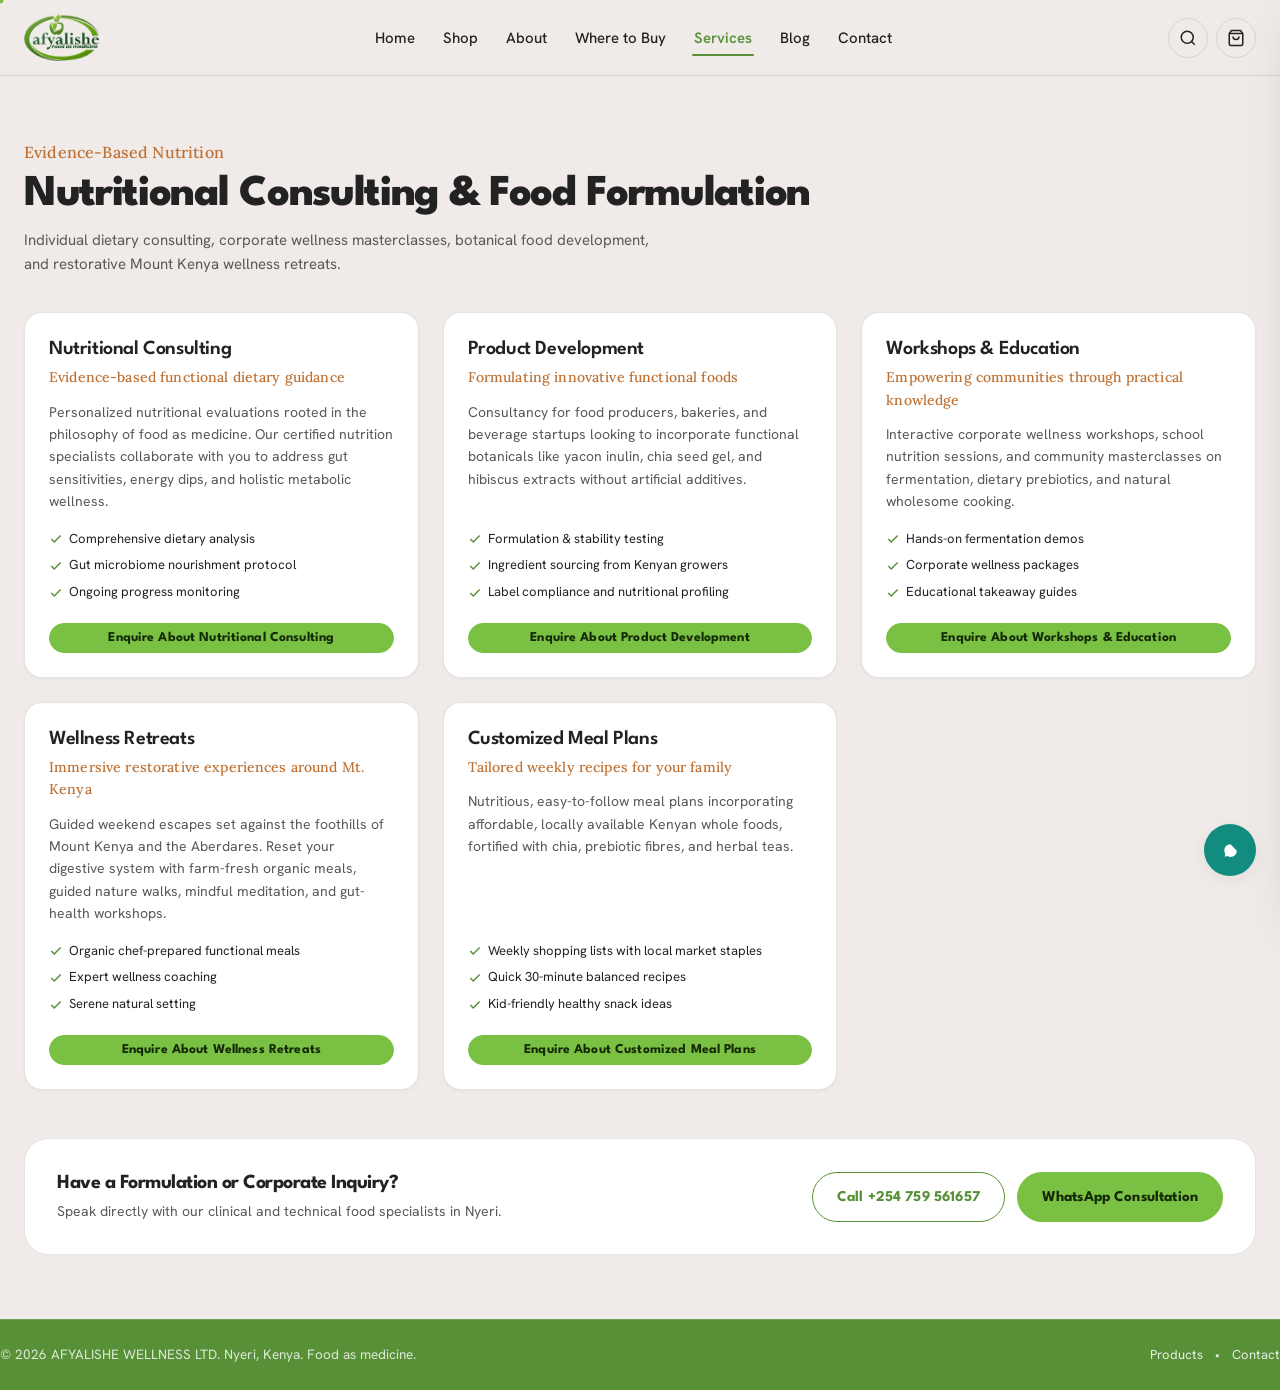
<file: services.html>
<!DOCTYPE html>
<html lang="en">
<head>
  <meta charset="UTF-8">
  <meta name="viewport" content="width=device-width, initial-scale=1.0">
  <title>Wellness Services & Consulting | Afyalishe Wellness Kenya</title>
  <meta name="description" content="Nutritional consulting, functional food product development, corporate wellness workshops, Mt. Kenya wellness retreats, and customized family meal plans.">

  <!-- Google Fonts -->
  <link rel="preconnect" href="https://fonts.googleapis.com">
  <link rel="preconnect" href="https://fonts.gstatic.com" crossorigin>
  <link href="https://fonts.googleapis.com/css2?family=Caveat:wght@600&family=Hanken+Grotesk:wght@400;500;600;700&family=League+Spartan:wght@600;700;800&family=Lora:wght@500;600&display=swap" rel="stylesheet">

  <!-- Core Styles -->
  <link rel="stylesheet" href="assets/css/variables.css">
  <link rel="stylesheet" href="assets/css/base.css">
  <link rel="stylesheet" href="assets/css/components.css">
  <link rel="stylesheet" href="assets/css/3d-motion.css">
  <link rel="stylesheet" href="assets/css/pages.css">
</head>
<body>

  <!-- Sticky Header -->
  <header class="site-header">
    <div class="container header-container">
      <a href="index.html" class="header-logo" aria-label="Afyalishe Wellness Home">
        <img src="assets/images/logo.png" alt="Afyalishe Wellness">
      </a>
      <nav class="nav-desktop" aria-label="Main Navigation">
        <a href="index.html" class="nav-link">Home</a>
        <a href="shop.html" class="nav-link">Shop</a>
        <a href="about.html" class="nav-link">About</a>
        <a href="where-to-buy.html" class="nav-link">Where to Buy</a>
        <a href="services.html" class="nav-link active">Services</a>
        <a href="blog.html" class="nav-link">Blog</a>
        <a href="contact.html" class="nav-link">Contact</a>
      </nav>
      <div class="header-actions">
        <button class="icon-btn btn-open-search" aria-label="Search"><svg viewBox="0 0 24 24" fill="none" stroke="currentColor" stroke-width="2"><circle cx="11" cy="11" r="8"></circle><line x1="21" y1="21" x2="16.65" y2="16.65"></line></svg></button>
        <button class="icon-btn icon-btn-cart btn-open-cart" aria-label="Cart"><svg viewBox="0 0 24 24" fill="none" stroke="currentColor" stroke-width="2"><path d="M6 2L3 6v14a2 2 0 0 0 2 2h14a2 2 0 0 0 2-2V6l-3-4z"></path><line x1="3" y1="6" x2="21" y2="6"></line><path d="M16 10a4 4 0 0 1-8 0"></path></svg><span class="cart-count-badge" style="display: none;">0</span></button>
        <button class="hamburger-btn" aria-label="Menu"><span></span><span></span><span></span></button>
      </div>
    </div>
  </header>

  <main class="section">
    <div class="container">
      <div style="margin-bottom: 36px;">
        <span class="brand-tagline" style="display: block; margin-bottom: 4px;">Evidence-Based Nutrition</span>
        <h1 style="font-size: var(--font-size-h1); margin-bottom: 8px;">Nutritional Consulting &amp; Food Formulation</h1>
        <p style="font-size: 15px; color: var(--color-text-secondary); max-width: 640px;">
          Individual dietary consulting, corporate wellness masterclasses, botanical food development, and restorative Mount Kenya wellness retreats.
        </p>
      </div>

      <!-- Services Grid: 5 Clean Cards (Rule 8: Group with spacing, Rule 14: Concentric radii) -->
      <div class="grid grid-3" id="services-grid-container" style="margin-bottom: 48px;">
        <!-- Injected dynamically via main.js following the 20 rules -->
      </div>

      <!-- Direct Consultation Box -->
      <div style="background: var(--color-bg-surface); border-radius: var(--radius-panel-outer); border: 1px solid var(--color-border); padding: 32px; display: flex; justify-content: space-between; align-items: center; flex-wrap: wrap; gap: 20px;">
        <div>
          <h2 style="font-size: 20px; margin-bottom: 4px;">Have a Formulation or Corporate Inquiry?</h2>
          <p style="font-size: 14px; color: var(--color-text-secondary); margin-bottom: 0;">
            Speak directly with our clinical and technical food specialists in Nyeri.
          </p>
        </div>
        <div style="display: flex; gap: 12px; flex-wrap: wrap;">
          <a href="tel:+254759561657" class="btn btn-secondary">Call +254 759 561657</a>
          <a href="https://wa.me/254759561657?text=Hello%20Afyalishe%20Wellness%2C%20I%20would%20like%20to%20inquire%20about%20your%20services." target="_blank" class="btn btn-primary" rel="noopener noreferrer">
            <span>WhatsApp Consultation</span>
          </a>
        </div>
      </div>
    </div>
  </main>

  <!-- Service Enquiry Modal -->
  <div class="cart-overlay" id="service-enquiry-modal" role="dialog" aria-modal="true">
    <div style="background: #FFFFFF; max-width: 480px; width: 90%; margin: 80px auto; border-radius: var(--radius-panel-outer); padding: var(--padding-panel); position: relative; box-shadow: var(--shadow-modal);">
      <button class="cart-stepper-btn modal-close-btn" style="position: absolute; top: 16px; right: 16px;" aria-label="Close">&times;</button>
      <h3 id="service-modal-title" style="font-size: 18px; margin-bottom: 4px;">Nutritional Consulting</h3>
      <p style="font-size: 13px; color: var(--color-text-secondary); margin-bottom: 16px;">
        Leave your details and our team will contact you within 24 hours.
      </p>

      <form id="service-enquiry-form">
        <!-- Anti-Bot Honeypot Trap -->
        <input type="text" name="_bot_trap" style="position:absolute;left:-9999px;width:1px;height:1px;opacity:0;" tabindex="-1" autocomplete="off" aria-hidden="true">
        <input type="hidden" id="enquiry-service-input" name="service">

        <div class="form-field">
          <input type="text" id="client-name" class="form-input" required placeholder="Full Name">
        </div>

        <div class="form-field" style="display: grid; grid-template-columns: 1fr 1fr; gap: 10px;">
          <input type="tel" id="client-phone" class="form-input tabular-nums" required placeholder="Phone (0759 561657)">
          <input type="email" id="client-email" class="form-input" placeholder="Email Address">
        </div>

        <div class="form-field">
          <textarea id="client-notes" class="form-input" rows="3" placeholder="Dietary goals, company size, or product formulation details..."></textarea>
        </div>

        <button type="submit" class="btn btn-primary btn-full">Submit Booking Request</button>
      </form>
    </div>
  </div>

  <!-- Clean Footer -->
  <footer class="site-footer">
    <div class="container footer-bottom" style="display: flex; justify-content: space-between; align-items: center; flex-wrap: wrap; gap: 12px;">
      <div>&copy; 2026 AFYALISHE WELLNESS LTD. Nyeri, Kenya. Food as medicine.</div>
      <div style="display: flex; gap: 12px; font-size: 13px;">
        <a href="shop.html" style="color: rgba(255,255,255,0.85);">Products</a>
        <span>&bull;</span>
        <a href="contact.html" style="color: rgba(255,255,255,0.85);">Contact</a>
      </div>
    </div>
  </footer>

  <!-- Floating WhatsApp & Cart Drawer -->
  <div class="floating-whatsapp">
    <a href="https://wa.me/254759561657" target="_blank" class="floating-whatsapp-btn" aria-label="WhatsApp" rel="noopener noreferrer">
      <svg viewBox="0 0 24 24" fill="currentColor"><path d="M12.031 6.172c-3.181 0-5.767 2.586-5.768 5.766-.001 1.298.38 2.27 1.019 3.287l-.711 2.598 2.664-.698c.969.585 1.961.947 2.796.947 3.179 0 5.766-2.587 5.767-5.766.001-3.187-2.575-5.77-5.772zm3.392 8.244c-.144.405-.837.774-1.17.824-.299.045-.677.063-1.092-.069-.252-.08-.575-.187-.988-.365-1.739-.751-2.874-2.502-2.961-2.617-.087-.116-.708-.94-.708-1.793s.448-1.273.607-1.446c.159-.173.346-.217.462-.217l.332.007c.106.005.249-.04.39.299.144.347.491 1.2.534 1.287.043.087.072.188.014.303-.058.116-.087.188-.173.289l-.26.303c-.087.087-.177.182-.076.355.101.173.45 1.011 1.233 1.708.783.697 1.447.915 1.65.987.202.072.321.058.44-.08.118-.138.506-.59.64-.792.134-.202.268-.17.447-.101.179.07 1.134.535 1.33.633.196.098.326.145.373.226.047.081.047.468-.097.873z"/></svg>
    </a>
  </div>

  <div class="cart-overlay"></div>
  <aside class="cart-drawer-panel" aria-label="Cart">
    <div class="cart-drawer-head">
      <h3>Inquiry Bag</h3>
      <button class="cart-stepper-btn cart-close-btn">&times;</button>
    </div>
    <div class="cart-items-list" id="cart-drawer-items"></div>
    <div class="cart-drawer-foot">
      <button class="btn btn-whatsapp-action btn-full" id="drawer-whatsapp-btn">Send Bag via WhatsApp</button>
      <a href="checkout.html" class="btn btn-primary btn-full">Proceed to Checkout</a>
    </div>
  </aside>

  <!-- Scripts -->
  <script src="assets/vendor/three.min.js"></script>
  <script src="assets/vendor/gsap.min.js"></script>
  <script src="assets/vendor/ScrollTrigger.min.js"></script>
  <script src="assets/js/motion-config.js"></script>
  <script src="assets/js/custom-cursor.js"></script>
  <script src="assets/js/magnetic-btn.js"></script>
  <script src="assets/js/tilt-card.js"></script>
  <script src="assets/js/store.js?v=3"></script>
  <script src="assets/js/ui.js"></script>
  <script src="assets/js/main.js?v=3"></script>
</body>
</html>
</file>
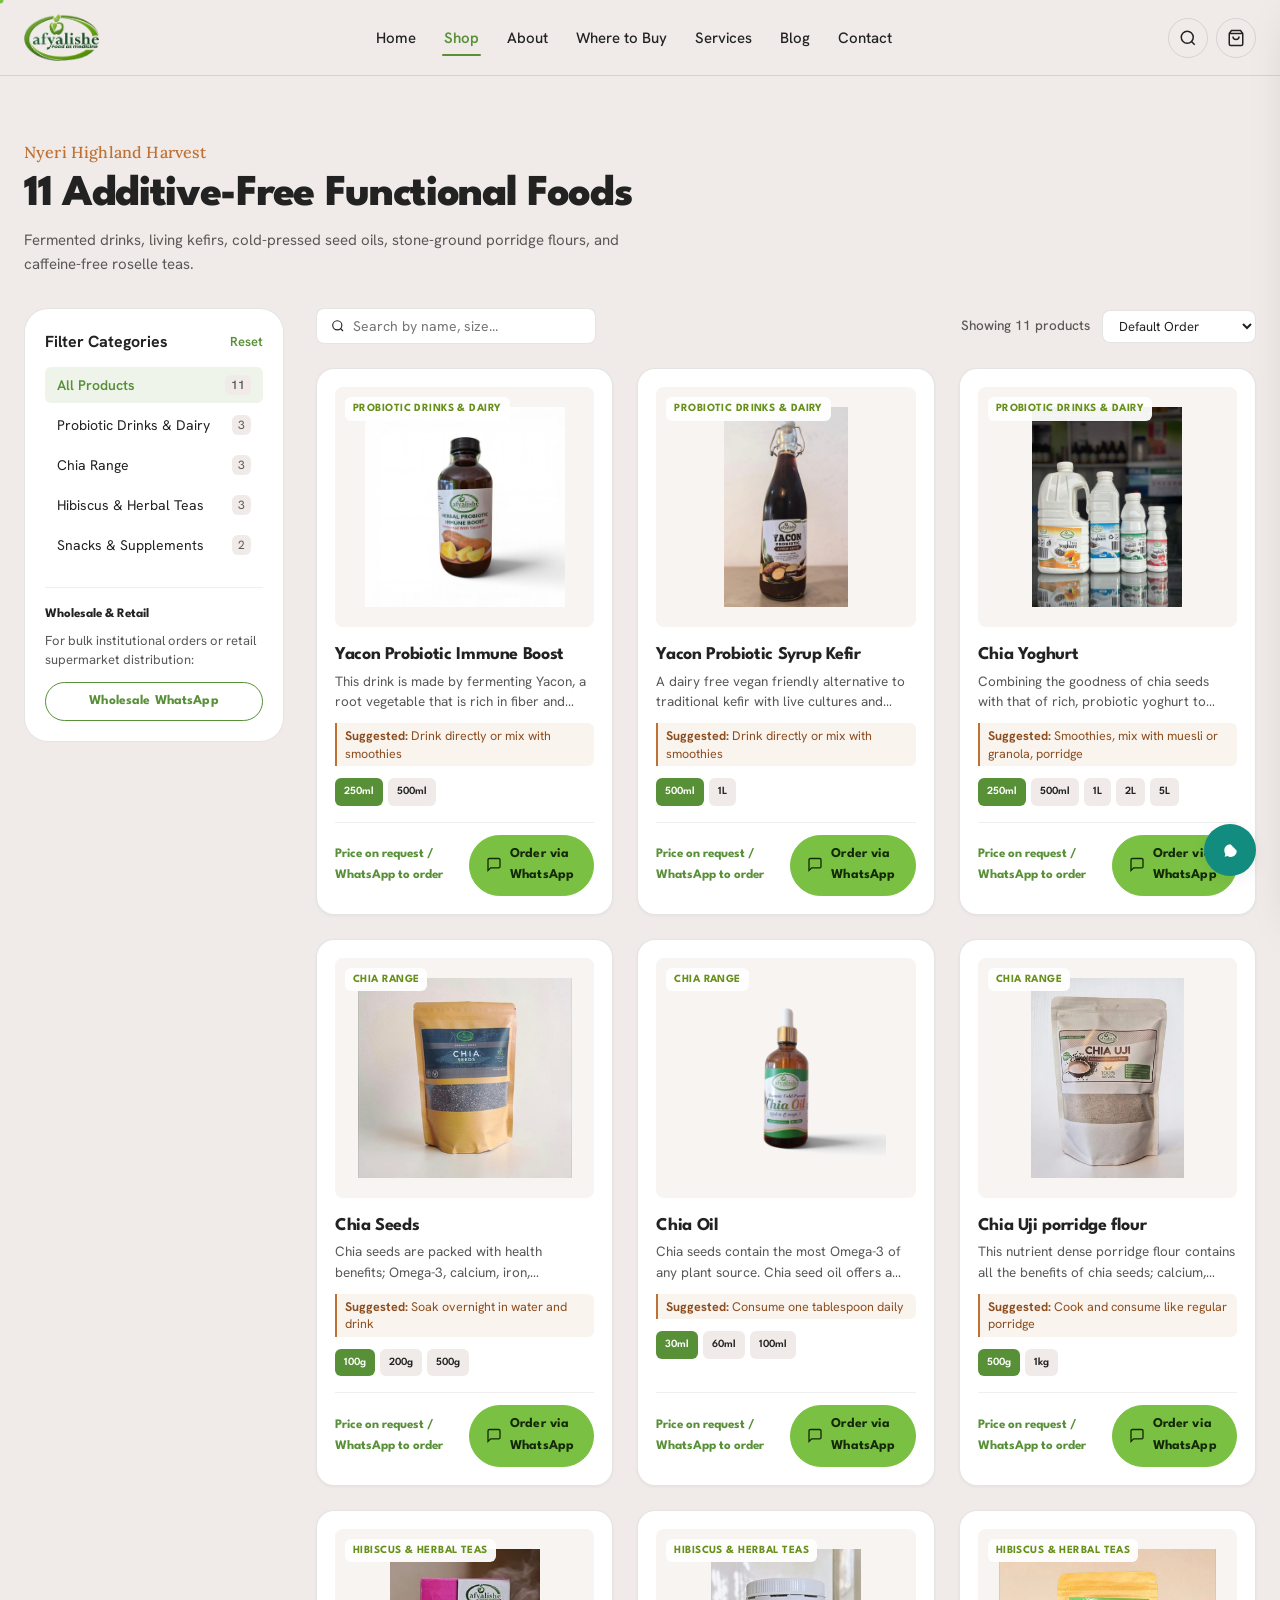
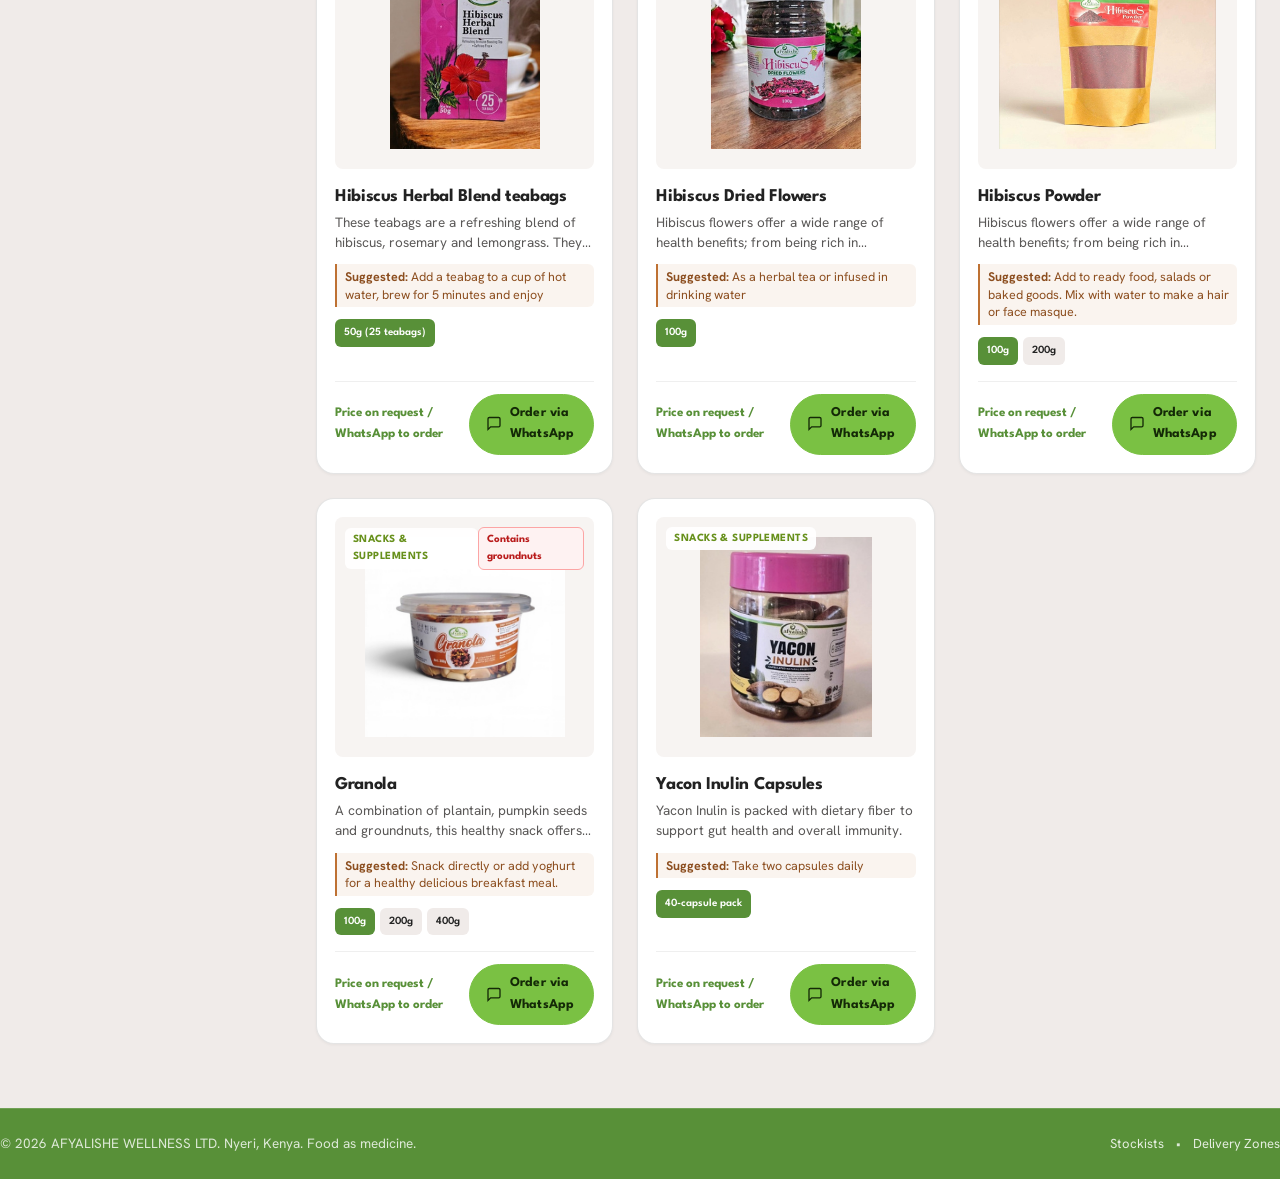
<file: shop.html>
<!DOCTYPE html>
<html lang="en">
<head>
  <meta charset="UTF-8">
  <meta name="viewport" content="width=device-width, initial-scale=1.0">
  <title>Shop Natural Functional Foods | Afyalishe Wellness Kenya</title>
  <meta name="description" content="Shop all 11 Afyalishe Wellness functional foods: probiotic yacon kefirs, chia yoghurt, cold-pressed chia oil, whole chia seeds, roselle hibiscus, and granola.">

  <!-- Google Fonts -->
  <link rel="preconnect" href="https://fonts.googleapis.com">
  <link rel="preconnect" href="https://fonts.gstatic.com" crossorigin>
  <link href="https://fonts.googleapis.com/css2?family=Caveat:wght@600&family=Hanken+Grotesk:wght@400;500;600;700&family=League+Spartan:wght@600;700;800&family=Lora:wght@500;600&display=swap" rel="stylesheet">

  <!-- Core Styles -->
  <link rel="stylesheet" href="assets/css/variables.css">
  <link rel="stylesheet" href="assets/css/base.css">
  <link rel="stylesheet" href="assets/css/components.css">
  <link rel="stylesheet" href="assets/css/3d-motion.css">
  <link rel="stylesheet" href="assets/css/pages.css">
</head>
<body>

  <!-- Sticky Header -->
  <header class="site-header">
    <div class="container header-container">
      <a href="index.html" class="header-logo" aria-label="Afyalishe Wellness Home">
        <img src="assets/images/logo.png" alt="Afyalishe Wellness">
      </a>
      <nav class="nav-desktop" aria-label="Main Navigation">
        <a href="index.html" class="nav-link">Home</a>
        <a href="shop.html" class="nav-link active">Shop</a>
        <a href="about.html" class="nav-link">About</a>
        <a href="where-to-buy.html" class="nav-link">Where to Buy</a>
        <a href="services.html" class="nav-link">Services</a>
        <a href="blog.html" class="nav-link">Blog</a>
        <a href="contact.html" class="nav-link">Contact</a>
      </nav>
      <div class="header-actions">
        <button class="icon-btn btn-open-search" aria-label="Search"><svg viewBox="0 0 24 24" fill="none" stroke="currentColor" stroke-width="2"><circle cx="11" cy="11" r="8"></circle><line x1="21" y1="21" x2="16.65" y2="16.65"></line></svg></button>
        <button class="icon-btn icon-btn-cart btn-open-cart" aria-label="Cart"><svg viewBox="0 0 24 24" fill="none" stroke="currentColor" stroke-width="2"><path d="M6 2L3 6v14a2 2 0 0 0 2 2h14a2 2 0 0 0 2-2V6l-3-4z"></path><line x1="3" y1="6" x2="21" y2="6"></line><path d="M16 10a4 4 0 0 1-8 0"></path></svg><span class="cart-count-badge" style="display: none;">0</span></button>
        <button class="hamburger-btn" aria-label="Menu"><span></span><span></span><span></span></button>
      </div>
    </div>
  </header>

  <main class="section">
    <div class="container">
      <div style="margin-bottom: 32px;">
        <span class="brand-tagline" style="display: block; margin-bottom: 4px;">Nyeri Highland Harvest</span>
        <h1 style="font-size: var(--font-size-h1); margin-bottom: 8px;">11 Additive-Free Functional Foods</h1>
        <p style="font-size: 15px; color: var(--color-text-secondary); max-width: 600px;">
          Fermented drinks, living kefirs, cold-pressed seed oils, stone-ground porridge flours, and caffeine-free roselle teas.
        </p>
      </div>

      <!-- Shop Layout: Sidebar Filters + Main Grid -->
      <div class="shop-layout">
        <!-- Sidebar Filters (Rule 14: Concentric radii) -->
        <aside class="shop-sidebar">
          <div class="sidebar-heading">
            <span>Filter Categories</span>
            <button style="background: none; border: none; font-size: 13px; color: var(--color-primary); cursor: pointer; font-weight: 600;" onclick="window.AFYALISHE_APP.setCategoryFilter('all')">Reset</button>
          </div>

          <ul class="category-filter-list" id="sidebar-category-list">
            <!-- Dynamically populated via main.js -->
          </ul>

          <div style="margin-top: 24px; padding-top: 16px; border-top: 1px solid var(--color-border-subtle);">
            <span style="font-family: var(--font-heading); font-size: 13px; font-weight: 700; display: block; margin-bottom: 6px;">Wholesale &amp; Retail</span>
            <p style="font-size: 13px; color: var(--color-text-secondary); line-height: 1.5; margin-bottom: 12px;">
              For bulk institutional orders or retail supermarket distribution:
            </p>
            <a href="https://wa.me/254759561657?text=Hello%20Afyalishe%20Wellness%2C%20I%20would%20like%20to%20inquire%20about%20wholesale%20distribution." target="_blank" class="btn btn-secondary btn-sm btn-full" rel="noopener noreferrer">
              <span>Wholesale WhatsApp</span>
            </a>
          </div>
        </aside>

        <!-- Main Product Area -->
        <div>
          <!-- Toolbar -->
          <div class="shop-toolbar">
            <div class="search-input-box">
              <svg width="15" height="15" viewBox="0 0 24 24" fill="none" stroke="currentColor" stroke-width="2">
                <circle cx="11" cy="11" r="8"></circle>
                <line x1="21" y1="21" x2="16.65" y2="16.65"></line>
              </svg>
              <input type="text" id="shop-search-input" placeholder="Search by name, size..." aria-label="Search products">
            </div>

            <div style="display: flex; align-items: center; gap: 12px;">
              <span id="shop-results-count" class="tabular-nums" style="font-size: 13.5px; color: var(--color-text-secondary); font-weight: 500;">
                Showing 11 products
              </span>
              <select id="shop-sort-select" style="padding: 6px 12px; border-radius: var(--radius-input); border: 1px solid var(--color-border); background: #FFFFFF; font-size: 13px;" aria-label="Sort products">
                <option value="default">Default Order</option>
                <option value="name-asc">Alphabetical (A - Z)</option>
                <option value="name-desc">Alphabetical (Z - A)</option>
              </select>
            </div>
          </div>

          <!-- Product Grid: 11 Products (Rule 6, 7, 10, 14) -->
          <div class="grid grid-3 grid-products" id="shop-product-grid">
            <!-- Dynamically populated via main.js with 3D tilt cards -->
          </div>
        </div>
      </div>
    </div>
  </main>

  <!-- Clean Footer -->
  <footer class="site-footer">
    <div class="container footer-bottom" style="display: flex; justify-content: space-between; align-items: center; flex-wrap: wrap; gap: 12px;">
      <div>&copy; 2026 AFYALISHE WELLNESS LTD. Nyeri, Kenya. Food as medicine.</div>
      <div style="display: flex; gap: 12px; font-size: 13px;">
        <a href="where-to-buy.html" style="color: rgba(255,255,255,0.85);">Stockists</a>
        <span>&bull;</span>
        <a href="checkout.html" style="color: rgba(255,255,255,0.85);">Delivery Zones</a>
      </div>
    </div>
  </footer>

  <!-- Floating WhatsApp & Cart Drawer -->
  <div class="floating-whatsapp">
    <a href="https://wa.me/254759561657" target="_blank" class="floating-whatsapp-btn" aria-label="WhatsApp" rel="noopener noreferrer">
      <svg viewBox="0 0 24 24" fill="currentColor"><path d="M12.031 6.172c-3.181 0-5.767 2.586-5.768 5.766-.001 1.298.38 2.27 1.019 3.287l-.711 2.598 2.664-.698c.969.585 1.961.947 2.796.947 3.179 0 5.766-2.587 5.767-5.766.001-3.187-2.575-5.77-5.772zm3.392 8.244c-.144.405-.837.774-1.17.824-.299.045-.677.063-1.092-.069-.252-.08-.575-.187-.988-.365-1.739-.751-2.874-2.502-2.961-2.617-.087-.116-.708-.94-.708-1.793s.448-1.273.607-1.446c.159-.173.346-.217.462-.217l.332.007c.106.005.249-.04.39.299.144.347.491 1.2.534 1.287.043.087.072.188.014.303-.058.116-.087.188-.173.289l-.26.303c-.087.087-.177.182-.076.355.101.173.45 1.011 1.233 1.708.783.697 1.447.915 1.65.987.202.072.321.058.44-.08.118-.138.506-.59.64-.792.134-.202.268-.17.447-.101.179.07 1.134.535 1.33.633.196.098.326.145.373.226.047.081.047.468-.097.873z"/></svg>
    </a>
  </div>

  <div class="cart-overlay"></div>
  <aside class="cart-drawer-panel" aria-label="Cart">
    <div class="cart-drawer-head">
      <h3>Inquiry Bag</h3>
      <button class="cart-stepper-btn cart-close-btn">&times;</button>
    </div>
    <div class="cart-drawer-items" id="cart-drawer-items"></div>
    <div class="cart-drawer-foot">
      <button class="btn btn-whatsapp-action btn-full" id="drawer-whatsapp-btn">Send Bag via WhatsApp</button>
      <a href="checkout.html" class="btn btn-primary btn-full">Proceed to Checkout</a>
    </div>
  </aside>

  <!-- Scripts -->
  <script src="assets/vendor/three.min.js"></script>
  <script src="assets/vendor/gsap.min.js"></script>
  <script src="assets/vendor/ScrollTrigger.min.js"></script>
  <script src="assets/js/motion-config.js"></script>
  <script src="assets/js/custom-cursor.js"></script>
  <script src="assets/js/magnetic-btn.js"></script>
  <script src="assets/js/tilt-card.js"></script>
  <script src="assets/js/store.js?v=3"></script>
  <script src="assets/js/ui.js"></script>
  <script src="assets/js/main.js?v=3"></script>
</body>
</html>
</file>
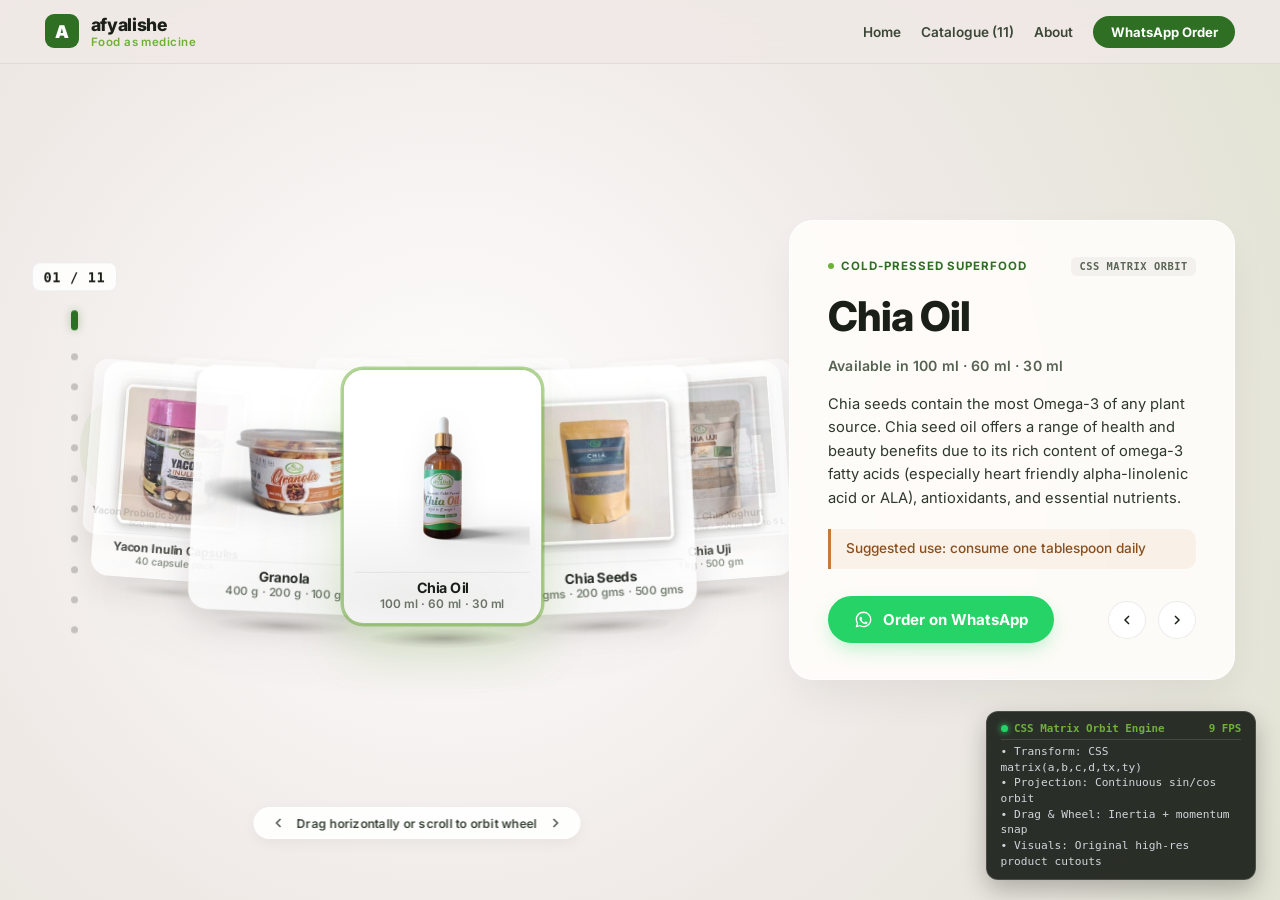
<file: showcase.html>
<!DOCTYPE html>
<html lang="en">
<head>
  <meta charset="UTF-8" />
  <meta name="viewport" content="width=device-width, initial-scale=1.0" />
  <title>Afyalishe Orbit Wheel Showcase — Food as medicine (Drag to Orbit)</title>
  <meta name="description" content="Unique Drag-to-Orbit Wheel Carousel for Afyalishe ('Food as medicine'). Each product's angle converts to sin/cos and gets baked into a single CSS matrix() transform, recalculated every frame of the drag." />

  <!-- Google Fonts: Inter -->
  <link rel="preconnect" href="https://fonts.googleapis.com">
  <link rel="preconnect" href="https://fonts.gstatic.com" crossorigin>
  <link href="https://fonts.googleapis.com/css2?family=Inter:wght@400;500;600;700;800;900&display=swap" rel="stylesheet">

  <!-- Core CSS -->
  <link rel="stylesheet" href="assets/css/variables.css">
  <link rel="stylesheet" href="assets/css/orbit-wheel-carousel.css">

  <style>
    html {
      overflow-x: clip;
      box-sizing: border-box;
    }
    *, *:before, *:after {
      box-sizing: inherit;
    }
    body {
      margin: 0;
      padding: 0;
      background-color: #EFE9E6;
      font-family: 'Inter', -apple-system, BlinkMacSystemFont, sans-serif;
      color: #1A1F18;
      overflow-x: clip;
    }

    /* Fixed Top Navigation Bar */
    .showcase-nav {
      position: fixed;
      top: 0;
      left: 0;
      width: 100%;
      height: 64px;
      display: flex;
      align-items: center;
      justify-content: space-between;
      padding: 0 max(1.25rem, 3.5vw);
      box-sizing: border-box;
      z-index: 50;
      background: rgba(239, 233, 230, 0.88);
      backdrop-filter: blur(16px);
      -webkit-backdrop-filter: blur(16px);
      border-bottom: 1px solid rgba(0, 0, 0, 0.06);
    }

    .showcase-brand {
      display: flex;
      align-items: center;
      gap: 0.75rem;
      text-decoration: none;
      color: inherit;
      flex-shrink: 0;
    }

    .showcase-logo-icon {
      width: 34px;
      height: 34px;
      border-radius: 9px;
      background: #2E6F24;
      display: flex;
      align-items: center;
      justify-content: center;
      color: #FFFFFF;
      font-weight: 900;
      font-size: 1.1rem;
    }

    .showcase-brand-text {
      display: flex;
      flex-direction: column;
    }

    .showcase-brand-name {
      font-size: 1.1rem;
      font-weight: 800;
      letter-spacing: -0.02em;
      color: #1A1F18;
      line-height: 1.2;
    }

    .showcase-brand-tagline {
      font-size: 0.72rem;
      font-weight: 600;
      color: #6FB03A;
      letter-spacing: 0.04em;
    }

    .showcase-nav-links {
      display: flex;
      align-items: center;
      gap: 1.25rem;
    }

    .showcase-nav-link {
      font-size: 0.85rem;
      font-weight: 600;
      color: #3C4738;
      text-decoration: none;
      transition: color 0.2s ease;
    }

    .showcase-nav-link:hover {
      color: #2E6F24;
    }

    .showcase-nav-btn {
      background: #2E6F24;
      color: #FFFFFF;
      padding: 0.5rem 1.1rem;
      border-radius: 9999px;
      font-size: 0.82rem;
      font-weight: 700;
      text-decoration: none;
      transition: background 0.2s ease, transform 0.2s ease;
      white-space: nowrap;
    }

    .showcase-nav-btn:hover {
      background: #23581B;
      transform: translateY(-1px);
    }

    /* Verification Report Floating HUD */
    .showcase-hud {
      position: fixed;
      bottom: 1.25rem;
      right: 1.5rem;
      left: auto;
      z-index: 50;
      background: rgba(26, 31, 24, 0.92);
      backdrop-filter: blur(12px);
      color: #FFFFFF;
      padding: 0.6rem 0.85rem;
      border-radius: 0.75rem;
      font-family: ui-monospace, SFMono-Regular, Menlo, Monaco, Consolas, monospace;
      font-size: 0.68rem;
      display: flex;
      flex-direction: column;
      gap: 0.25rem;
      box-shadow: 0 10px 25px rgba(0, 0, 0, 0.25);
      border: 1px solid rgba(255, 255, 255, 0.15);
      pointer-events: auto;
      max-width: 270px;
    }

    @media (max-width: 820px) {
      .showcase-hud {
        display: none;
      }
    }

    .showcase-hud-header {
      display: flex;
      align-items: center;
      justify-content: space-between;
      font-weight: 700;
      color: #6FB03A;
      border-bottom: 1px solid rgba(255, 255, 255, 0.12);
      padding-bottom: 0.25rem;
    }

    .showcase-hud-status {
      display: flex;
      align-items: center;
      gap: 0.4rem;
    }

    .showcase-hud-dot {
      width: 7px;
      height: 7px;
      border-radius: 50%;
      background: #25D366;
      box-shadow: 0 0 6px #25D366;
    }

    @media (max-width: 820px) {
      .showcase-nav-links .showcase-nav-link {
        display: none;
      }
      .showcase-hud {
        display: none;
      }
    }
  </style>
</head>
<body>

  <!-- Top Navigation Bar -->
  <header class="showcase-nav">
    <a href="index.html" class="showcase-brand">
      <div class="showcase-logo-icon">A</div>
      <div class="showcase-brand-text">
        <span class="showcase-brand-name">afyalishe</span>
        <span class="showcase-brand-tagline">Food as medicine</span>
      </div>
    </a>

    <nav class="showcase-nav-links">
      <a href="index.html" class="showcase-nav-link">Home</a>
      <a href="shop.html" class="showcase-nav-link">Catalogue (11)</a>
      <a href="about.html" class="showcase-nav-link">About</a>
      <a href="https://wa.me/254759561657" target="_blank" class="showcase-nav-btn" rel="noopener noreferrer">WhatsApp Order</a>
    </nav>
  </header>

  <!-- ====================================================================
       DRAG-TO-ORBIT WHEEL CAROUSEL: 11 PRODUCTS (CSS matrix() ENGINE)
       ==================================================================== -->
  <section class="orbit-showcase-section" aria-label="Afyalishe Drag-to-Orbit Product Carousel">
    
    <!-- Ambient Radial Glow -->
    <div class="orbit-bg-ambient" aria-hidden="true"></div>

    <!-- Parallax Watermark Text -->
    <div class="orbit-watermark" aria-hidden="true">Chia Oil</div>

    <!-- Vertical Progress Rail & Counter -->
    <aside class="orbit-rail" aria-label="Product Carousel Navigation">
      <div class="orbit-counter" aria-live="polite">01 / 11</div>
      <ul class="orbit-ticks" role="tablist"></ul>
    </aside>

    <div class="orbit-layout-stage">
      
      <!-- Left Column: The Interactive Orbit Wheel -->
      <div class="orbit-stage-wrap" role="region" aria-label="Interactive Product Orbit Ring (Drag or Scroll to Rotate)">
        <div class="orbit-ground-disc" aria-hidden="true"></div>
        <div class="orbit-wheel-anchor">
          <!-- Dynamically populated 11 product items with baked CSS matrix() transforms -->
        </div>

        <!-- Drag Gesture Prompt -->
        <div class="orbit-drag-cue" aria-hidden="true">
          <svg class="orbit-drag-icon" viewBox="0 0 24 24" fill="none" stroke="currentColor" stroke-width="2">
            <polyline points="15 18 9 12 15 6"></polyline>
          </svg>
          <span>Drag horizontally or scroll to orbit wheel</span>
          <svg class="orbit-drag-icon" viewBox="0 0 24 24" fill="none" stroke="currentColor" stroke-width="2">
            <polyline points="9 18 15 12 9 6"></polyline>
          </svg>
        </div>
      </div>

      <!-- Right Column: Editorial Catalogue Card -->
      <article class="orbit-info-col" aria-live="polite">
        <div class="orbit-header-row">
          <span class="orbit-badge">
            <span class="orbit-badge-dot"></span>
            <span>Cold-Pressed Superfood</span>
          </span>
          <span class="orbit-mode-tag">CSS MATRIX ORBIT</span>
        </div>

        <h2 class="orbit-title">Chia Oil</h2>
        <div class="orbit-sizes">Available in 100 ml · 60 ml · 30 ml</div>

        <p class="orbit-desc">
          Chia seeds contain the most Omega-3 of any plant source. Chia seed oil offers a range of health and beauty benefits due to its rich content of omega-3 fatty acids (especially heart friendly alpha-linolenic acid or ALA), antioxidants, and essential nutrients.
        </p>

        <p class="orbit-use-box">
          Suggested use: consume one tablespoon daily
        </p>

        <div style="display: flex; align-items: center; justify-content: space-between; flex-wrap: wrap; gap: 0.85rem; margin-top: 0.25rem;">
          <a href="https://wa.me/254759561657?text=Hello%20Afyalishe%20Wellness%2C%20I%20would%20like%20to%20order%20Chia%20Oil." target="_blank" class="orbit-cta" rel="noopener noreferrer">
            <svg viewBox="0 0 24 24">
              <path d="M12.04 2c-5.46 0-9.91 4.45-9.91 9.91 0 1.75.46 3.45 1.32 4.95L2.05 22l5.25-1.38c1.45.79 3.08 1.21 4.74 1.21 5.46 0 9.91-4.45 9.91-9.91 0-2.65-1.03-5.14-2.9-7.01A9.82 9.82 0 0 0 12.04 2zm.01 1.67c4.54 0 8.24 3.7 8.24 8.24 0 2.2-.86 4.28-2.42 5.83a8.19 8.19 0 0 1-5.82 2.41h-.01c-1.47 0-2.91-.39-4.17-1.14l-.3-.18-3.1 1.01.83-3.02-.2-.31c-.83-1.33-1.27-2.88-1.27-4.6 0-4.54 3.7-8.24 8.24-8.24zm4.52 11.64c-.25-.13-1.47-.72-1.7-.8-.23-.08-.39-.12-.56.12-.17.25-.64.8-.78.96-.15.17-.3.19-.55.06-.25-.13-1.07-.39-2.03-1.25-.75-.67-1.26-1.5-1.41-1.75-.15-.25-.02-.38.11-.51.11-.11.25-.29.37-.43.12-.15.17-.25.25-.42.08-.17.04-.32-.02-.45-.06-.13-.56-1.35-.77-1.85-.2-.48-.41-.42-.56-.43h-.48c-.16 0-.43.06-.66.31-.23.25-.87.85-.87 2.07s.89 2.4 1.02 2.57c.13.17 1.76 2.68 4.26 3.76.6.26 1.06.41 1.42.53.6.19 1.15.16 1.58.1.48-.07 1.47-.6 1.68-1.18.21-.58.21-1.07.15-1.18-.06-.11-.23-.17-.48-.3z"/>
            </svg>
            <span>Order on WhatsApp</span>
          </a>

          <!-- Tactile Step Controls -->
          <div class="orbit-nav-controls">
            <button class="orbit-nav-btn orbit-prev-btn" aria-label="Previous Product">
              <svg viewBox="0 0 24 24"><polyline points="15 18 9 12 15 6"></polyline></svg>
            </button>
            <button class="orbit-nav-btn orbit-next-btn" aria-label="Next Product">
              <svg viewBox="0 0 24 24"><polyline points="9 18 15 12 9 6"></polyline></svg>
            </button>
          </div>
        </div>
      </article>

    </div>

    <!-- Hidden Screen Reader Accessible Product Catalogue -->
    <div style="position: absolute; width: 1px; height: 1px; padding: 0; margin: -1px; overflow: hidden; clip: rect(0, 0, 0, 0); border: 0;" aria-live="polite">
      <h2>Afyalishe Product Catalogue (All 11 Products)</h2>
      <ul>
        <li><h3>Chia Oil</h3><p>Available in 100 ml, 60 ml, 30 ml. Suggested use: consume one tablespoon daily.</p></li>
        <li><h3>Chia Seeds</h3><p>Available in 100 gms, 200 gms, 500 gms. Suggested use: soak overnight in water and drink.</p></li>
        <li><h3>Chia Uji</h3><p>Available in 1 kg, 500 gm. Suggested use: cook and consume like regular porridge.</p></li>
        <li><h3>Chia Yoghurt</h3><p>Available in 250 ml, 500 ml, 1 L to 5 L. Flavours: Mango, Vanilla, Strawberry, Natural. Suggested use: smoothies, mix with muesli or granola, porridge.</p></li>
        <li><h3>Hibiscus Herbal Blend</h3><p>Available in 50 gms (25 teabags). Suggested use: add teabag to hot water, brew for 5 minutes.</p></li>
        <li><h3>Hibiscus Dried Flowers</h3><p>Available in 100 gms. Suggested use: herbal tea or infused in drinking water.</p></li>
        <li><h3>Hibiscus Powder</h3><p>Available in 200 gm, 100 gm. Suggested use: add to food, salads, baked goods, hair/face masque.</p></li>
        <li><h3>Yacon Probiotic Immune Boost</h3><p>Available in 250 ml, 500 ml. Suggested use: drink directly or mix with smoothies.</p></li>
        <li><h3>Yacon Probiotic Syrup Kefir</h3><p>Available in 500 ml, 1 L. Suggested use: drink directly or mix with smoothies.</p></li>
        <li><h3>Yacon Inulin</h3><p>Available in 100 gms. Suggested use: take daily with warm water.</p></li>
        <li><h3>Granola</h3><p>Available in 400 g, 200 g, 100 g. Suggested use: snack directly or add yoghurt for breakfast.</p></li>
      </ul>
    </div>
  </section>

  <!-- Live Verification & Inspection HUD -->
  <aside class="showcase-hud" aria-label="Orbit Showcase Verification HUD">
    <div class="showcase-hud-header">
      <div class="showcase-hud-status">
        <span class="showcase-hud-dot"></span>
        <span>CSS Matrix Orbit Engine</span>
      </div>
      <span id="hud-fps">60 FPS</span>
    </div>
    <div style="font-size: 0.7rem; color: #D1D5DB; line-height: 1.4;">
      <div>• Transform: CSS matrix(a,b,c,d,tx,ty)</div>
      <div>• Projection: Continuous sin/cos orbit</div>
      <div>• Drag & Wheel: Inertia + momentum snap</div>
      <div>• Visuals: Original high-res product cutouts</div>
    </div>
  </aside>

  <!-- Drag-to-Orbit Wheel Engine -->
  <script src="assets/js/orbit-wheel-carousel.js"></script>

  <script>
    // Live FPS meter for verification
    (function () {
      let lastTime = performance.now();
      let frames = 0;
      const fpsEl = document.getElementById('hud-fps');
      function updateMeter() {
        frames++;
        const now = performance.now();
        if (now >= lastTime + 1000) {
          const fps = Math.round((frames * 1000) / (now - lastTime));
          if (fpsEl) fpsEl.textContent = `${fps} FPS`;
          frames = 0;
          lastTime = now;
        }
        requestAnimationFrame(updateMeter);
      }
      requestAnimationFrame(updateMeter);
    })();
  </script>
</body>
</html>
</file>
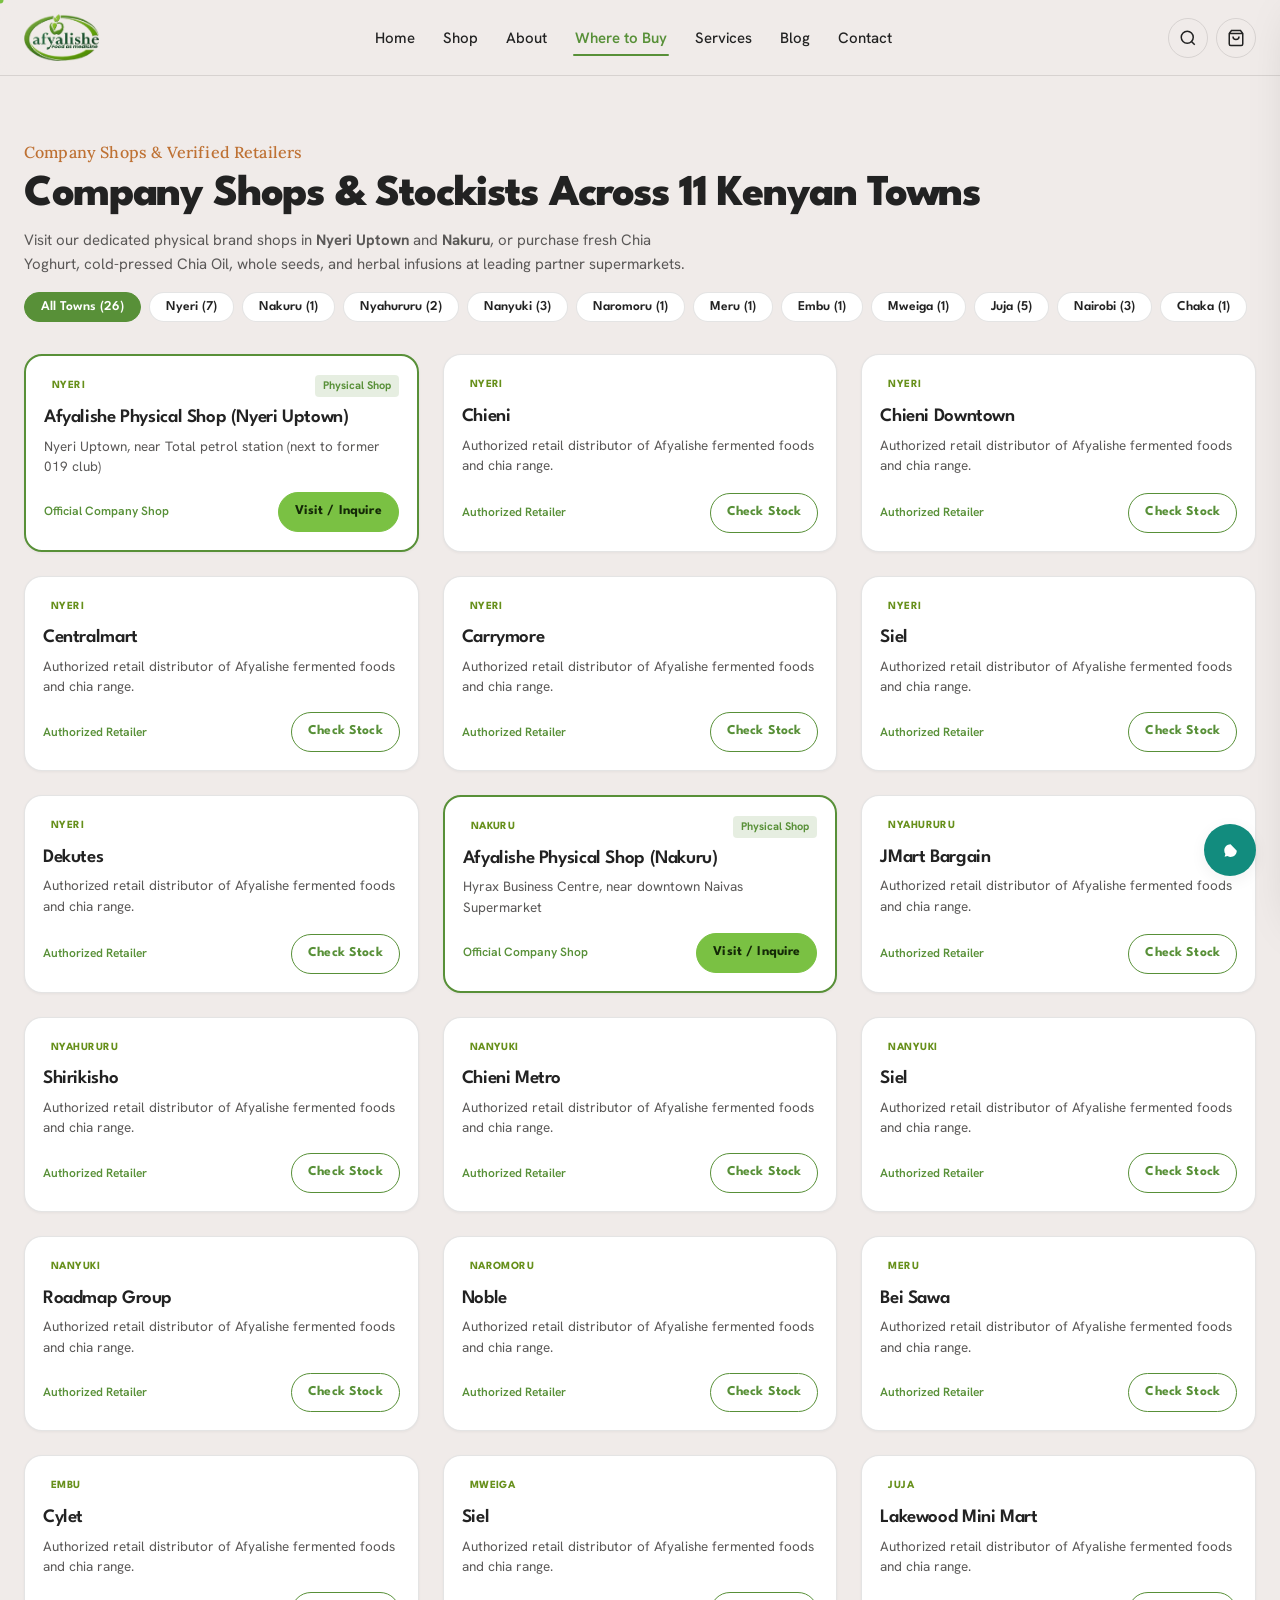
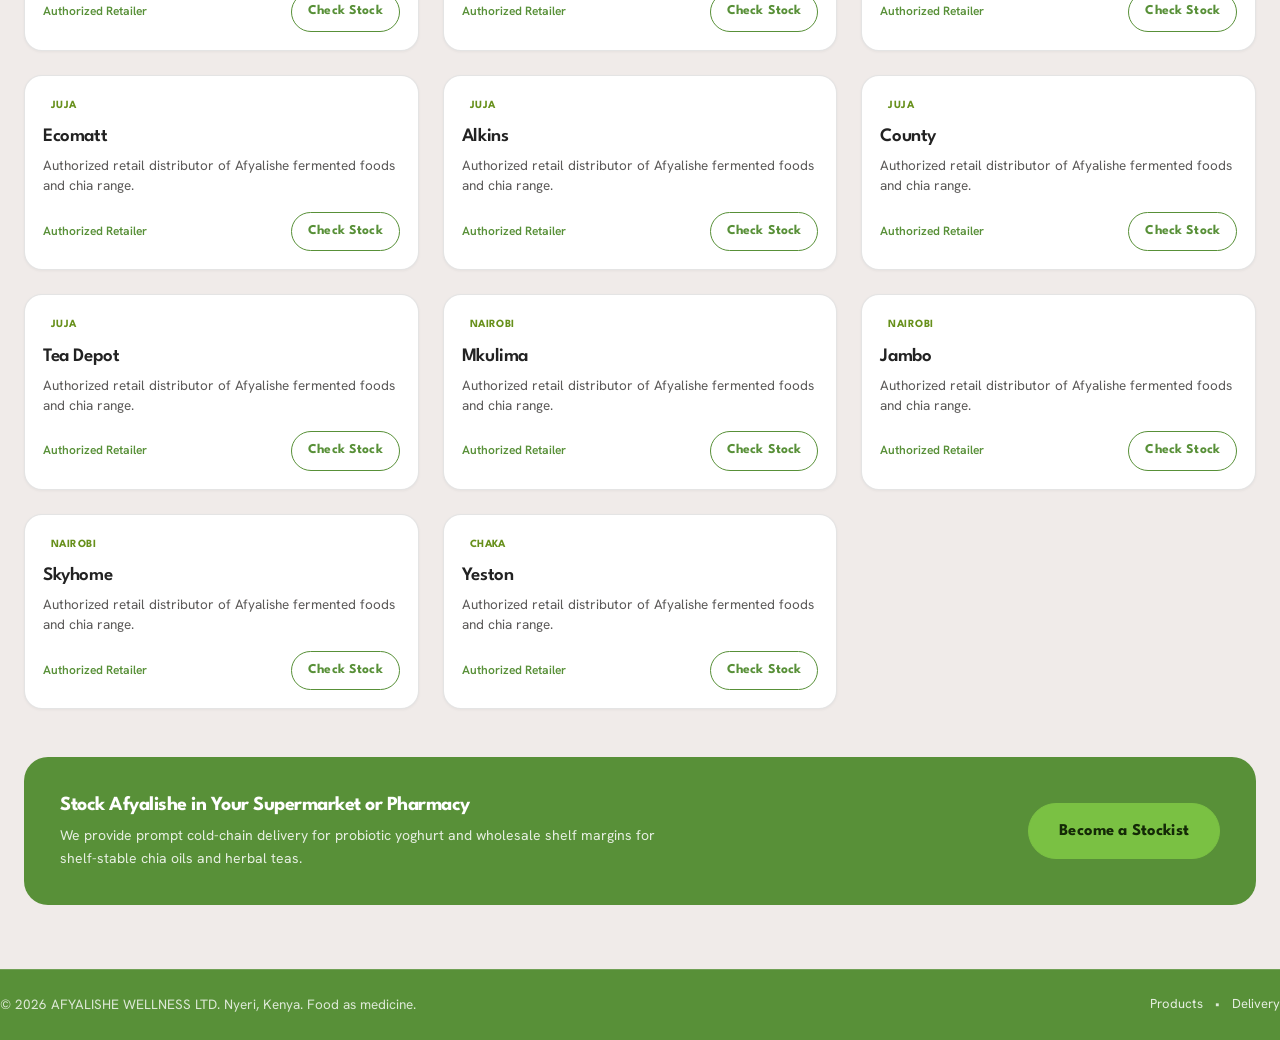
<file: where-to-buy.html>
<!DOCTYPE html>
<html lang="en">
<head>
  <meta charset="UTF-8">
  <meta name="viewport" content="width=device-width, initial-scale=1.0">
  <title>Where to Buy | Afyalishe Wellness Stockists Kenya</title>
  <meta name="description" content="Find authorized retail stockists of Afyalishe Wellness functional foods across Nyeri, Nairobi, Juja, Nyahururu, Nanyuki, Naromoru, Meru, Embu, Mweiga, and Chaka.">

  <!-- Google Fonts -->
  <link rel="preconnect" href="https://fonts.googleapis.com">
  <link rel="preconnect" href="https://fonts.gstatic.com" crossorigin>
  <link href="https://fonts.googleapis.com/css2?family=Caveat:wght@600&family=Hanken+Grotesk:wght@400;500;600;700&family=League+Spartan:wght@600;700;800&family=Lora:wght@500;600&display=swap" rel="stylesheet">

  <!-- Core Styles -->
  <link rel="stylesheet" href="assets/css/variables.css">
  <link rel="stylesheet" href="assets/css/base.css">
  <link rel="stylesheet" href="assets/css/components.css">
  <link rel="stylesheet" href="assets/css/3d-motion.css">
  <link rel="stylesheet" href="assets/css/pages.css">
</head>
<body>

  <!-- Sticky Header -->
  <header class="site-header">
    <div class="container header-container">
      <a href="index.html" class="header-logo" aria-label="Afyalishe Wellness Home">
        <img src="assets/images/logo.png" alt="Afyalishe Wellness">
      </a>
      <nav class="nav-desktop" aria-label="Main Navigation">
        <a href="index.html" class="nav-link">Home</a>
        <a href="shop.html" class="nav-link">Shop</a>
        <a href="about.html" class="nav-link">About</a>
        <a href="where-to-buy.html" class="nav-link active">Where to Buy</a>
        <a href="services.html" class="nav-link">Services</a>
        <a href="blog.html" class="nav-link">Blog</a>
        <a href="contact.html" class="nav-link">Contact</a>
      </nav>
      <div class="header-actions">
        <button class="icon-btn btn-open-search" aria-label="Search"><svg viewBox="0 0 24 24" fill="none" stroke="currentColor" stroke-width="2"><circle cx="11" cy="11" r="8"></circle><line x1="21" y1="21" x2="16.65" y2="16.65"></line></svg></button>
        <button class="icon-btn icon-btn-cart btn-open-cart" aria-label="Cart"><svg viewBox="0 0 24 24" fill="none" stroke="currentColor" stroke-width="2"><path d="M6 2L3 6v14a2 2 0 0 0 2 2h14a2 2 0 0 0 2-2V6l-3-4z"></path><line x1="3" y1="6" x2="21" y2="6"></line><path d="M16 10a4 4 0 0 1-8 0"></path></svg><span class="cart-count-badge" style="display: none;">0</span></button>
        <button class="hamburger-btn" aria-label="Menu"><span></span><span></span><span></span></button>
      </div>
    </div>
  </header>

  <main class="section">
    <div class="container">
      <div style="margin-bottom: 32px;">
        <span class="brand-tagline" style="display: block; margin-bottom: 4px;">Company Shops &amp; Verified Retailers</span>
        <h1 style="font-size: var(--font-size-h1); margin-bottom: 8px;">Company Shops &amp; Stockists Across 11 Kenyan Towns</h1>
        <p style="font-size: 15px; color: var(--color-text-secondary); max-width: 680px;">
          Visit our dedicated physical brand shops in <strong>Nyeri Uptown</strong> and <strong>Nakuru</strong>, or purchase fresh Chia Yoghurt, cold-pressed Chia Oil, whole seeds, and herbal infusions at leading partner supermarkets.
        </p>

        <!-- Interactive Town Filter Tabs (Rule 18: Tabular numbers) -->
        <div class="town-tabs-nav" id="town-filter-tabs">
          <!-- Populated dynamically via main.js -->
        </div>
      </div>

      <!-- Stockists Cards Grid (Rule 8: Group with spacing) -->
      <div class="grid grid-3" id="stockists-grid" style="margin-bottom: 48px;">
        <!-- Injected dynamically via main.js with 3D tilt cards -->
      </div>

      <!-- Retail Distribution Banner -->
      <div style="background: var(--color-primary); color: #FFFFFF; border-radius: var(--radius-panel-outer); padding: 36px; display: flex; justify-content: space-between; align-items: center; flex-wrap: wrap; gap: 20px;">
        <div style="max-width: 600px;">
          <h2 style="color: #FFFFFF; font-size: 20px; margin-bottom: 6px;">Stock Afyalishe in Your Supermarket or Pharmacy</h2>
          <p style="font-size: 14px; color: rgba(255,255,255,0.85); line-height: 1.6; margin-bottom: 0;">
            We provide prompt cold-chain delivery for probiotic yoghurt and wholesale shelf margins for shelf-stable chia oils and herbal teas.
          </p>
        </div>
        <a href="https://wa.me/254759561657?text=Hello%20Afyalishe%20Wellness%2C%20I%20am%20a%20retailer%20interested%20in%20becoming%20an%20authorized%20stockist." target="_blank" class="btn btn-primary btn-lg" rel="noopener noreferrer">
          <span>Become a Stockist</span>
        </a>
      </div>
    </div>
  </main>

  <!-- Clean Footer -->
  <footer class="site-footer">
    <div class="container footer-bottom" style="display: flex; justify-content: space-between; align-items: center; flex-wrap: wrap; gap: 12px;">
      <div>&copy; 2026 AFYALISHE WELLNESS LTD. Nyeri, Kenya. Food as medicine.</div>
      <div style="display: flex; gap: 12px; font-size: 13px;">
        <a href="shop.html" style="color: rgba(255,255,255,0.85);">Products</a>
        <span>&bull;</span>
        <a href="checkout.html" style="color: rgba(255,255,255,0.85);">Delivery</a>
      </div>
    </div>
  </footer>

  <!-- Floating WhatsApp & Cart Drawer -->
  <div class="floating-whatsapp">
    <a href="https://wa.me/254759561657" target="_blank" class="floating-whatsapp-btn" aria-label="WhatsApp" rel="noopener noreferrer">
      <svg viewBox="0 0 24 24" fill="currentColor"><path d="M12.031 6.172c-3.181 0-5.767 2.586-5.768 5.766-.001 1.298.38 2.27 1.019 3.287l-.711 2.598 2.664-.698c.969.585 1.961.947 2.796.947 3.179 0 5.766-2.587 5.767-5.766.001-3.187-2.575-5.77-5.772zm3.392 8.244c-.144.405-.837.774-1.17.824-.299.045-.677.063-1.092-.069-.252-.08-.575-.187-.988-.365-1.739-.751-2.874-2.502-2.961-2.617-.087-.116-.708-.94-.708-1.793s.448-1.273.607-1.446c.159-.173.346-.217.462-.217l.332.007c.106.005.249-.04.39.299.144.347.491 1.2.534 1.287.043.087.072.188.014.303-.058.116-.087.188-.173.289l-.26.303c-.087.087-.177.182-.076.355.101.173.45 1.011 1.233 1.708.783.697 1.447.915 1.65.987.202.072.321.058.44-.08.118-.138.506-.59.64-.792.134-.202.268-.17.447-.101.179.07 1.134.535 1.33.633.196.098.326.145.373.226.047.081.047.468-.097.873z"/></svg>
    </a>
  </div>

  <div class="cart-overlay"></div>
  <aside class="cart-drawer-panel" aria-label="Cart">
    <div class="cart-drawer-head">
      <h3>Inquiry Bag</h3>
      <button class="cart-stepper-btn cart-close-btn">&times;</button>
    </div>
    <div class="cart-items-list" id="cart-drawer-items"></div>
    <div class="cart-drawer-foot">
      <button class="btn btn-whatsapp-action btn-full" id="drawer-whatsapp-btn">Send Bag via WhatsApp</button>
      <a href="checkout.html" class="btn btn-primary btn-full">Proceed to Checkout</a>
    </div>
  </aside>

  <!-- Scripts -->
  <script src="assets/vendor/three.min.js"></script>
  <script src="assets/vendor/gsap.min.js"></script>
  <script src="assets/vendor/ScrollTrigger.min.js"></script>
  <script src="assets/js/motion-config.js"></script>
  <script src="assets/js/custom-cursor.js"></script>
  <script src="assets/js/magnetic-btn.js"></script>
  <script src="assets/js/tilt-card.js"></script>
  <script src="assets/js/store.js?v=3"></script>
  <script src="assets/js/ui.js"></script>
  <script src="assets/js/main.js?v=3"></script>
</body>
</html>
</file>
<file: assets/css/variables.css>
/* ==========================================================================
   AFYALISHE WELLNESS - DESIGN SYSTEM TOKENS
   Strict adherence to the 20 UI & Frontend Design Standards (No AI Slop)
   ========================================================================== */

:root {
  /* ------------------------------------------------------------------------
     1. Brand Color System (Rule 11: Single purposeful accent, Rule 15: AA Contrast)
     ------------------------------------------------------------------------ */
  --color-primary: #589038;             /* Deep Leaf Green: structural identity, footer, borders */
  --color-primary-dark: #3f6828;
  --color-primary-light: #6ea947;
  
  --color-accent: #7AC143;              /* Fresh Lime Green: purposeful primary CTA accent */
  --color-accent-hover: #6cb337;
  --color-accent-text: #142907;         /* Deep Forest Pine: 7.8:1 AA contrast ratio against #7AC143 */

  --color-catalogue-green: #67901B;     /* Subordinate category marker */
  --color-terracotta: #BE7133;          /* Warm Terracotta: secondary accents & suggested use */
  --color-terracotta-dark: #8c4e1f;

  --color-bg-page: #F0EBE9;             /* Warm Cream */
  --color-bg-page-tint: #e8e2e0;
  --color-bg-surface: #FFFFFF;          /* Pure White */

  --color-text-primary: #222222;        /* High-contrast Charcoal (12.5:1 against cream) */
  --color-text-secondary: #5A5857;      /* Muted Charcoal (5.4:1 against cream, AA compliant) */
  --color-text-tertiary: #787574;       /* Fine print / metadata (4.5:1 minimum) */
  --color-text-inverse: #FFFFFF;

  --color-border: rgba(34, 34, 34, 0.12);
  --color-border-subtle: rgba(34, 34, 34, 0.07);
  --color-border-active: #589038;
  --color-border-focus: #7AC143;

  --color-allergen: #b91c1c;
  --color-allergen-bg: #fef2f2;
  --color-allergen-border: #fca5a5;

  /* ------------------------------------------------------------------------
     2. Typography Scale (Rule 4: Mono only where needed, Rule 16: Headline wrapping)
     ------------------------------------------------------------------------ */
  --font-heading: 'League Spartan', -apple-system, BlinkMacSystemFont, 'Segoe UI', Roboto, sans-serif;
  --font-body: 'Hanken Grotesk', -apple-system, BlinkMacSystemFont, 'Segoe UI', Roboto, sans-serif;
  --font-serif: 'Lora', Georgia, 'Times New Roman', serif;
  --font-handwriting: 'Caveat', cursive, sans-serif;
  --font-mono: ui-monospace, SFMono-Regular, Menlo, Monaco, Consolas, monospace;

  --font-size-hero: clamp(40px, 5.2vw, 56px);
  --font-size-h1: clamp(32px, 4vw, 44px);
  --font-size-h2: clamp(24px, 3vw, 32px);
  --font-size-h3: clamp(19px, 2.2vw, 22px);
  --font-size-h4: 17px;
  --font-size-body-lg: 18px;
  --font-size-body: 16px;
  --font-size-sm: 14px;
  --font-size-xs: 12.5px;

  --line-height-hero: 1.1;
  --line-height-heading: 1.25;
  --line-height-body: 1.6;

  /* ------------------------------------------------------------------------
     3. Mathematical Concentric Radii (Rule 14: inner_radius = outer_radius - padding)
     ------------------------------------------------------------------------ */
  --padding-card: 18px;
  --radius-card-outer: 18px;
  --radius-card-inner: calc(var(--radius-card-outer) - var(--padding-card)); /* 0px or flush */

  --radius-panel-outer: 24px;
  --padding-panel: 20px;
  --radius-panel-inner: calc(var(--radius-panel-outer) - var(--padding-panel)); /* 4px */

  --radius-button: 9999px;
  --radius-input: 8px;
  --radius-sm: 6px;
  --radius-md: 10px;

  /* ------------------------------------------------------------------------
     4. Mathematical Spacing System (Rule 8: Group with spacing)
     ------------------------------------------------------------------------ */
  --space-1: 4px;
  --space-2: 8px;
  --space-3: 12px;
  --space-4: 16px;
  --space-5: 20px;
  --space-6: 24px;
  --space-8: 32px;
  --space-10: 40px;
  --space-12: 48px;
  --space-16: 64px;
  --space-20: 80px;

  /* ------------------------------------------------------------------------
     5. Shadows & Surfaces (Rule 13: Remove embellishments, clean depth)
     ------------------------------------------------------------------------ */
  --shadow-sm: 0 1px 3px rgba(34, 34, 34, 0.05);
  --shadow-card: 0 4px 16px rgba(34, 34, 34, 0.06);
  --shadow-hover: 0 10px 28px rgba(34, 34, 34, 0.1);
  --shadow-modal: 0 20px 48px rgba(0, 0, 0, 0.18);

  /* Frosted Glass Header */
  --glass-header: rgba(240, 235, 233, 0.94);
  --glass-blur: blur(12px);

  /* Layout */
  --max-width-site: 1280px;
  --max-width-reading: 680px;
  --header-height: 76px;

  /* Fast, Purposeful Feedback Transitions (Rule 20: 150-250ms) */
  --ease-feedback: cubic-bezier(0.16, 1, 0.3, 1);
  --duration-fast: 0.15s;
  --duration-base: 0.22s;
}
</file>
<file: assets/css/base.css>
/* ==========================================================================
   AFYALISHE WELLNESS - BASE TYPOGRAPHY & RESET
   Strictly adheres to:
   - Rule 3: Unitalicize random words
   - Rule 4: Mono only where needed
   - Rule 8: Group with spacing
   - Rule 15: High text contrast
   - Rule 16: Wrap headlines properly (text-wrap: balance)
   - Rule 18: Use tabular nums (font-variant-numeric: tabular-nums)
   ========================================================================== */

@import url('https://fonts.googleapis.com/css2?family=Caveat:wght@600&family=Hanken+Grotesk:wght@400;500;600;700&family=League+Spartan:wght@600;700;800&family=Lora:wght@500;600&display=swap');

*, *::before, *::after {
  box-sizing: border-box;
  margin: 0;
  padding: 0;
}

html {
  font-size: 16px;
  scroll-behavior: smooth;
  -webkit-font-smoothing: antialiased;
  -moz-osx-font-smoothing: grayscale;
  background-color: var(--color-bg-page);
  color: var(--color-text-primary);
  overflow-x: clip;
}

body {
  font-family: var(--font-body);
  font-size: var(--font-size-body);
  line-height: var(--line-height-body);
  color: var(--color-text-primary);
  background-color: var(--color-bg-page);
  min-height: 100vh;
  display: flex;
  flex-direction: column;
}

/* --------------------------------------------------------------------------
   Headings Hierarchy & Wrapping (Rule 16: text-wrap: balance)
   -------------------------------------------------------------------------- */
h1, h2, h3, h4, h5, h6 {
  font-family: var(--font-heading);
  color: var(--color-text-primary);
  line-height: var(--line-height-heading);
  letter-spacing: -0.02em;
  font-weight: 700;
  text-wrap: balance;
  font-style: normal; /* Rule 3: No random italics */
}

h1 {
  font-size: var(--font-size-h1);
  font-weight: 800;
  letter-spacing: -0.03em;
  line-height: 1.15;
  margin-bottom: var(--space-4);
}

h2 {
  font-size: var(--font-size-h2);
  margin-bottom: var(--space-3);
  letter-spacing: -0.025em;
}

h3 {
  font-size: var(--font-size-h3);
  font-weight: 600;
  margin-bottom: var(--space-2);
}

h4 {
  font-size: var(--font-size-h4);
  font-weight: 600;
}

p {
  margin-bottom: var(--space-4);
  color: var(--color-text-secondary);
  font-style: normal; /* Rule 3 */
}

p.lead {
  font-size: var(--font-size-body-lg);
  color: var(--color-text-primary);
  line-height: 1.55;
}

/* Brand Tagline & Serif Typography */
.brand-tagline {
  font-family: var(--font-serif);
  color: var(--color-terracotta);
  font-weight: 500;
  font-style: normal; /* Rule 3: unitalicize */
  letter-spacing: 0.01em;
}

/* Rule 4: Mono ONLY for technical IDs, codes, M-Pesa references */
.mono-id,
.code-ref,
.receipt-id {
  font-family: var(--font-mono);
  font-size: 0.9em;
  letter-spacing: 0.02em;
  font-variant-numeric: tabular-nums; /* Rule 18 */
}

/* Rule 18: Tabular numbers everywhere numbers are displayed */
.tabular-nums,
.price-value,
.stat-counter,
.order-total,
.stockist-count,
.stepper-val,
.cart-badge {
  font-variant-numeric: tabular-nums;
  font-feature-settings: "tnum" 1;
}

a {
  color: var(--color-primary);
  text-decoration: none;
  transition: color var(--duration-fast) ease;
}

a:hover {
  color: var(--color-primary-dark);
}

img, svg {
  max-width: 100%;
  height: auto;
  display: block;
}

button, input, select, textarea {
  font-family: inherit;
  font-size: inherit;
  color: inherit;
}

/* --------------------------------------------------------------------------
   Layout & Spacing Groups (Rule 8: Group with spacing)
   -------------------------------------------------------------------------- */
.container {
  width: 100%;
  max-width: var(--max-width-site);
  margin-left: auto;
  margin-right: auto;
  padding-left: var(--space-6);
  padding-right: var(--space-6);
}

.container-reading {
  max-width: var(--max-width-reading);
  margin-left: auto;
  margin-right: auto;
  padding-left: var(--space-6);
  padding-right: var(--space-6);
}

.section {
  padding-top: var(--space-16);
  padding-bottom: var(--space-16);
}

.section-sm {
  padding-top: var(--space-10);
  padding-bottom: var(--space-10);
}

.section-header {
  margin-bottom: var(--space-10);
  max-width: 640px;
}

.section-header.centered {
  text-align: center;
  margin-left: auto;
  margin-right: auto;
}

.section-subtitle {
  font-size: var(--font-size-body-lg);
  color: var(--color-text-secondary);
  line-height: 1.5;
}

/* Grid Layouts */
.grid {
  display: grid;
  gap: var(--space-6);
}

.grid-2 {
  grid-template-columns: repeat(2, 1fr);
}

.grid-3 {
  grid-template-columns: repeat(3, 1fr);
}

.grid-4 {
  grid-template-columns: repeat(4, 1fr);
}

@media (max-width: 1024px) {
  .grid-4 {
    grid-template-columns: repeat(2, 1fr);
  }
  .grid-3 {
    grid-template-columns: repeat(2, 1fr);
  }
}

@media (max-width: 640px) {
  .grid-4, .grid-3, .grid-2 {
    grid-template-columns: 1fr;
  }
  .section {
    padding-top: var(--space-12);
    padding-bottom: var(--space-12);
  }
}

/* Accessible focus ring */
:focus-visible {
  outline: 2px solid var(--color-primary);
  outline-offset: 3px;
}

.sr-only {
  position: absolute;
  width: 1px;
  height: 1px;
  padding: 0;
  margin: -1px;
  overflow: hidden;
  clip: rect(0, 0, 0, 0);
  white-space: nowrap;
  border-width: 0;
}
</file>
<file: assets/css/components.css>
/* ==========================================================================
   AFYALISHE WELLNESS - UI COMPONENTS
   Strict adherence to the 20 UI & Frontend Standards:
   - Rule 1: Delete filler badges
   - Rule 2: Drop redundant labels
   - Rule 6: Show the actual product
   - Rule 7: Enlarge the main feature
   - Rule 8: Group with spacing
   - Rule 10: Emphasize the CTA
   - Rule 11: Single purposeful accent color
   - Rule 12: Consistent icon library (2px stroke SVG, 20px box, no emojis)
   - Rule 13: Remove embellishments
   - Rule 14: Concentric radii (inner = outer - padding)
   - Rule 15: High contrast (AA compliant)
   - Rule 17: Optically balanced alignment
   - Rule 18: Tabular numbers
   - Rule 19: Clean loading states
   - Rule 20: Purposeful feedback transitions
   ========================================================================== */

/* --------------------------------------------------------------------------
   1. Sticky Header (Clean Frosted Glass, No Clutter)
   -------------------------------------------------------------------------- */
.site-header {
  position: sticky;
  top: 0;
  left: 0;
  width: 100%;
  height: var(--header-height);
  background: var(--glass-header);
  backdrop-filter: var(--glass-blur);
  -webkit-backdrop-filter: var(--glass-blur);
  border-bottom: 1px solid var(--color-border);
  z-index: 1000;
  transition: background var(--duration-base) ease;
}

.header-container {
  display: flex;
  align-items: center;
  justify-content: space-between;
  height: 100%;
}

.header-logo {
  display: flex;
  align-items: center;
}

.header-logo img {
  height: 48px;
  width: auto;
  object-fit: contain;
}

.nav-desktop {
  display: flex;
  align-items: center;
  gap: var(--space-6);
}

.nav-link {
  font-size: 15px;
  font-weight: 500;
  color: var(--color-text-primary);
  padding: 6px 2px;
  position: relative;
  transition: color var(--duration-fast) ease;
}

.nav-link:hover,
.nav-link.active {
  color: var(--color-primary);
  font-weight: 600;
}

.nav-link.active::after {
  content: '';
  position: absolute;
  bottom: 0;
  left: 0;
  width: 100%;
  height: 2px;
  background-color: var(--color-primary);
  border-radius: var(--radius-sm);
}

.header-actions {
  display: flex;
  align-items: center;
  gap: var(--space-2);
}

.icon-btn {
  background: transparent;
  border: 1px solid var(--color-border);
  width: 40px;
  height: 40px;
  border-radius: 50%;
  display: inline-flex;
  align-items: center;
  justify-content: center;
  color: var(--color-text-primary);
  cursor: pointer;
  position: relative;
  transition: border-color var(--duration-fast) ease, background-color var(--duration-fast) ease;
}

/* Rule 17: Optically balance icons */
.icon-btn svg {
  width: 18px;
  height: 18px;
  transform: translate(0, 0);
}

.icon-btn:hover {
  background: var(--color-bg-surface);
  border-color: var(--color-primary);
  color: var(--color-primary);
}

.cart-count-badge {
  position: absolute;
  top: -3px;
  right: -3px;
  background: var(--color-primary);
  color: #FFFFFF;
  font-family: var(--font-heading);
  font-size: 11px;
  font-weight: 700;
  min-width: 18px;
  height: 18px;
  border-radius: 50%;
  display: flex;
  align-items: center;
  justify-content: center;
  font-variant-numeric: tabular-nums; /* Rule 18 */
  border: 2px solid var(--color-bg-page);
}

.hamburger-btn {
  display: none;
  background: transparent;
  border: none;
  cursor: pointer;
  padding: 8px;
}

@media (max-width: 960px) {
  .nav-desktop { display: none; }
  .hamburger-btn {
    display: flex;
    flex-direction: column;
    gap: 5px;
  }
  .hamburger-btn span {
    display: block;
    width: 22px;
    height: 2px;
    background-color: var(--color-text-primary);
    border-radius: 1px;
  }
}

/* --------------------------------------------------------------------------
   2. Buttons & Calls to Action (Rule 10: Emphasize CTA, Rule 11: Single accent)
   -------------------------------------------------------------------------- */
.btn {
  display: inline-flex;
  align-items: center;
  justify-content: center;
  gap: var(--space-2);
  font-family: var(--font-heading);
  font-size: 15px;
  font-weight: 700;
  letter-spacing: 0.01em;
  padding: 12px 24px;
  border-radius: var(--radius-button);
  text-decoration: none;
  cursor: pointer;
  border: 1.5px solid transparent;
  transition: transform var(--duration-fast) ease, background-color var(--duration-fast) ease, border-color var(--duration-fast) ease;
  user-select: none;
}

.btn:active {
  transform: scale(0.98); /* Rule 20: Fast feedback */
}

/* Primary CTA: Dominant Fresh Lime (Rule 10, Rule 11, Rule 15: AA 7.8:1 text contrast) */
.btn-primary {
  background-color: var(--color-accent);
  color: var(--color-accent-text);
  border-color: var(--color-accent);
}

.btn-primary:hover {
  background-color: var(--color-accent-hover);
  border-color: var(--color-accent-hover);
}

/* Secondary Button: Clean outline */
.btn-secondary {
  background-color: transparent;
  border-color: var(--color-primary);
  color: var(--color-primary);
}

.btn-secondary:hover {
  background-color: var(--color-primary);
  color: #FFFFFF;
}

/* Direct Action Button (WhatsApp) */
.btn-whatsapp-action {
  background-color: #128C7E;
  color: #FFFFFF;
  border-color: #128C7E;
}

.btn-whatsapp-action:hover {
  background-color: #0d7064;
  border-color: #0d7064;
}

.btn-sm {
  padding: 8px 16px;
  font-size: 13.5px;
}

.btn-lg {
  padding: 14px 30px;
  font-size: 16.5px;
}

.btn-full {
  width: 100%;
}

/* Rule 17: Optically align icons inside buttons */
.btn svg {
  width: 16px;
  height: 16px;
  flex-shrink: 0;
  transform: translateY(-0.5px);
}

/* --------------------------------------------------------------------------
   3. Product Cards (Rule 6: Show product, Rule 7: Enlarge feature, Rule 14: Concentric radii)
   -------------------------------------------------------------------------- */
.product-card {
  background: var(--color-bg-surface);
  /* Rule 14: outer radius = 18px */
  border-radius: var(--radius-card-outer);
  border: 1px solid var(--color-border);
  padding: var(--padding-card); /* 18px */
  display: flex;
  flex-direction: column;
  position: relative;
  box-shadow: var(--shadow-sm);
  transition: transform var(--duration-fast) ease, box-shadow var(--duration-fast) ease, border-color var(--duration-fast) ease;
  cursor: pointer;
}

.product-card:hover {
  border-color: var(--color-primary);
  box-shadow: var(--shadow-hover);
}

/* Image container with concentric inner radius (Rule 14: 18px - 18px = 0, but with 2px corner to nest) */
.product-card-media {
  width: 100%;
  height: 240px;
  position: relative;
  display: flex;
  align-items: center;
  justify-content: center;
  background: #f7f4f2;
  border-radius: 8px; /* concentric inner */
  margin-bottom: var(--space-4); /* Rule 8: group with spacing */
  overflow: hidden;
}

/* Rule 6 & 7: Enlarge product visual, real photo centerpiece */
.product-card-media img {
  max-height: 200px;
  width: auto;
  object-fit: contain;
  transition: transform var(--duration-base) var(--ease-feedback);
}

.product-card:hover .product-card-media img {
  transform: scale(1.06);
}

/* Only essential functional badges (Rule 1: Delete filler badges) */
.product-badge-group {
  position: absolute;
  top: 10px;
  left: 10px;
  right: 10px;
  display: flex;
  justify-content: space-between;
  align-items: center;
  pointer-events: none;
}

.category-label {
  font-family: var(--font-heading);
  font-size: 11px;
  font-weight: 700;
  text-transform: uppercase;
  letter-spacing: 0.04em;
  color: var(--color-catalogue-green);
  background: rgba(255, 255, 255, 0.95);
  padding: 3px 8px;
  border-radius: var(--radius-sm);
}

/* Mandatory allergen alert (Rule 1) */
.allergen-warning-tag {
  font-family: var(--font-heading);
  font-size: 11px;
  font-weight: 700;
  color: var(--color-allergen);
  background: var(--color-allergen-bg);
  border: 1px solid var(--color-allergen-border);
  padding: 3px 8px;
  border-radius: var(--radius-sm);
}

.product-card-body {
  display: flex;
  flex-direction: column;
  flex-grow: 1;
}

.product-card-title {
  font-family: var(--font-heading);
  font-size: 18px;
  font-weight: 700;
  color: var(--color-text-primary);
  margin-bottom: var(--space-1);
  line-height: 1.3;
}

.product-card-desc {
  font-size: 13.5px;
  color: var(--color-text-secondary);
  line-height: 1.5;
  margin-bottom: var(--space-3);
  display: -webkit-box;
  -webkit-line-clamp: 2;
  -webkit-box-orient: vertical;
  overflow: hidden;
}

/* Suggested use callout (Warm Terracotta accent) */
.suggested-use-tag {
  font-size: 12.5px;
  color: var(--color-terracotta-dark);
  background: rgba(190, 113, 51, 0.08);
  border-left: 2.5px solid var(--color-terracotta);
  padding: 4px 8px;
  border-radius: 0 var(--radius-sm) var(--radius-sm) 0;
  margin-bottom: var(--space-3);
  line-height: 1.4;
}

/* Size selectors (Rule 2: Drop redundant label) */
.size-selector-row {
  display: flex;
  flex-wrap: wrap;
  gap: 5px;
  margin-bottom: var(--space-4);
}

.size-chip {
  font-family: var(--font-heading);
  font-size: 11px;
  font-weight: 600;
  padding: 4px 8px;
  background: #f0ebe9;
  color: var(--color-text-primary);
  border: 1px solid transparent;
  border-radius: var(--radius-sm);
  cursor: pointer;
  font-variant-numeric: tabular-nums; /* Rule 18 */
  transition: all var(--duration-fast) ease;
}

.size-chip:hover,
.size-chip.active {
  background: var(--color-primary);
  color: #FFFFFF;
}

.product-card-actions {
  margin-top: auto;
  padding-top: var(--space-3);
  border-top: 1px solid var(--color-border-subtle);
  display: flex;
  align-items: center;
  justify-content: space-between;
  gap: var(--space-2);
}

.price-text-display {
  font-family: var(--font-heading);
  font-size: 13px;
  font-weight: 700;
  color: var(--color-primary);
}

/* --------------------------------------------------------------------------
   4. Floating WhatsApp Action (Rule 13: Strip pulse rings & bloat)
   -------------------------------------------------------------------------- */
.floating-whatsapp {
  position: fixed;
  bottom: 24px;
  right: 24px;
  z-index: 990;
  display: flex;
  align-items: center;
  gap: var(--space-2);
}

.floating-whatsapp-btn {
  width: 52px;
  height: 52px;
  border-radius: 50%;
  background-color: #128C7E;
  color: #FFFFFF;
  display: flex;
  align-items: center;
  justify-content: center;
  box-shadow: var(--shadow-card);
  border: none;
  cursor: pointer;
  transition: transform var(--duration-fast) ease, background-color var(--duration-fast) ease;
}

.floating-whatsapp-btn:hover {
  background-color: #0d7064;
  transform: scale(1.05); /* Rule 20: subtle feedback */
}

/* Rule 17: Optical center WhatsApp phone icon */
.floating-whatsapp-btn svg {
  width: 26px;
  height: 26px;
  transform: translate(0.5px, 0.5px);
}

/* --------------------------------------------------------------------------
   5. Cart Drawer (Rule 8: Group with spacing, Rule 18: Tabular numbers)
   -------------------------------------------------------------------------- */
.cart-overlay {
  position: fixed;
  top: 0;
  left: 0;
  width: 100vw;
  height: 100vh;
  background: rgba(34, 34, 34, 0.45);
  backdrop-filter: blur(4px);
  z-index: 2000;
  opacity: 0;
  visibility: hidden;
  transition: opacity var(--duration-base) ease, visibility var(--duration-base) ease;
}

.cart-overlay.open {
  opacity: 1;
  visibility: visible;
}

.cart-drawer-panel {
  position: fixed;
  top: 0;
  right: -420px;
  width: 100%;
  max-width: 400px;
  height: 100vh;
  background: var(--color-bg-surface);
  border-left: 1px solid var(--color-border);
  box-shadow: var(--shadow-modal);
  z-index: 2001;
  display: flex;
  flex-direction: column;
  transition: right 0.3s var(--ease-feedback);
}

.cart-drawer-panel.open {
  right: 0;
}

.cart-drawer-head {
  padding: var(--space-5);
  border-bottom: 1px solid var(--color-border);
  display: flex;
  align-items: center;
  justify-content: space-between;
}

.cart-drawer-head h3 {
  margin-bottom: 0;
  font-size: 18px;
}

.cart-drawer-items {
  flex-grow: 1;
  overflow-y: auto;
  padding: var(--space-5);
  display: flex;
  flex-direction: column;
  gap: var(--space-3);
}

.cart-drawer-item {
  display: grid;
  grid-template-columns: 60px 1fr auto;
  gap: var(--space-3);
  padding-bottom: var(--space-3);
  border-bottom: 1px solid var(--color-border-subtle);
  align-items: center;
}

.cart-drawer-item-img {
  width: 60px;
  height: 60px;
  background: #f7f4f2;
  border-radius: var(--radius-sm);
  display: flex;
  align-items: center;
  justify-content: center;
}

.cart-drawer-item-img img {
  max-height: 50px;
  object-fit: contain;
}

.cart-stepper {
  display: inline-flex;
  align-items: center;
  border: 1px solid var(--color-border);
  border-radius: var(--radius-sm);
  overflow: hidden;
  margin-top: 4px;
}

.cart-stepper-btn {
  background: none;
  border: none;
  width: 24px;
  height: 24px;
  display: flex;
  align-items: center;
  justify-content: center;
  cursor: pointer;
  font-weight: 700;
  color: var(--color-text-primary);
}

.cart-stepper-btn:hover {
  background: var(--color-bg-page);
}

.cart-stepper-val {
  min-width: 22px;
  text-align: center;
  font-size: 13px;
  font-variant-numeric: tabular-nums; /* Rule 18 */
  font-weight: 600;
}

.cart-drawer-foot {
  padding: var(--space-5);
  border-top: 1px solid var(--color-border);
  background: var(--color-bg-page);
  display: flex;
  flex-direction: column;
  gap: var(--space-3);
}

/* --------------------------------------------------------------------------
   6. Clean Loading States (Rule 19)
   -------------------------------------------------------------------------- */
.skeleton-box {
  background: linear-gradient(90deg, #f0ebe9 25%, #e6dfdc 50%, #f0ebe9 75%);
  background-size: 200% 100%;
  animation: skeleton-pulse 1.5s infinite;
  border-radius: var(--radius-sm);
}

@keyframes skeleton-pulse {
  0% { background-position: 200% 0; }
  100% { background-position: -200% 0; }
}

.spinner {
  width: 18px;
  height: 18px;
  border: 2px solid rgba(255, 255, 255, 0.3);
  border-top-color: #FFFFFF;
  border-radius: 50%;
  animation: spinner-rotate 0.6s linear infinite;
  display: inline-block;
}

@keyframes spinner-rotate {
  to { transform: rotate(360deg); }
}

/* --------------------------------------------------------------------------
   7. Site Footer (No Clutter, Solid AA Contrast)
   -------------------------------------------------------------------------- */
.site-footer {
  background-color: var(--color-primary);
  color: #FFFFFF;
  margin-top: auto;
}

.footer-top {
  padding-top: var(--space-16);
  padding-bottom: var(--space-12);
}

.footer-grid {
  display: grid;
  grid-template-columns: 2fr 1.2fr 1.2fr 1.6fr;
  gap: var(--space-10);
}

@media (max-width: 960px) {
  .footer-grid {
    grid-template-columns: 1fr 1fr;
    gap: var(--space-8);
  }
}

@media (max-width: 600px) {
  .footer-grid {
    grid-template-columns: 1fr;
    gap: var(--space-6);
  }
}

.footer-brand img {
  height: 48px;
  width: auto;
  margin-bottom: var(--space-3);
  background: #FFFFFF;
  padding: 4px 10px;
  border-radius: var(--radius-sm);
}

.footer-col h4 {
  font-family: var(--font-heading);
  font-size: 16px;
  color: #FFFFFF;
  margin-bottom: var(--space-3);
  letter-spacing: 0.02em;
}

.footer-links {
  list-style: none;
  display: flex;
  flex-direction: column;
  gap: var(--space-2);
}

.footer-links a {
  color: rgba(255, 255, 255, 0.85); /* Rule 15: AA compliant */
  font-size: 14.5px;
  transition: color var(--duration-fast) ease;
}

.footer-links a:hover {
  color: var(--color-accent);
}

.footer-newsletter-row {
  display: flex;
  margin-top: var(--space-2);
}

.footer-newsletter-row input {
  flex-grow: 1;
  padding: 10px 14px;
  border-radius: var(--radius-input) 0 0 var(--radius-input);
  border: 1px solid rgba(255, 255, 255, 0.25);
  background: rgba(255, 255, 255, 0.15);
  color: #FFFFFF;
  font-size: 14px;
  outline: none;
}

.footer-newsletter-row input::placeholder {
  color: rgba(255, 255, 255, 0.7);
}

.footer-newsletter-row button {
  border-radius: 0 var(--radius-input) var(--radius-input) 0;
  border-left: none;
}

.footer-bottom {
  border-top: 1px solid rgba(255, 255, 255, 0.15);
  padding: var(--space-6) 0;
  font-size: 13.5px;
  color: rgba(255, 255, 255, 0.8);
}
</file>
<file: assets/css/3d-motion.css>
/* ==========================================================================
   AFYALISHE WELLNESS - 3D MOTION & CURSOR (Tactile & Purposeful)
   Strict adherence to:
   - Rule 7: Enlarge the main feature
   - Rule 13: Strip away embellishments (no floating blobs, no fake glows)
   - Rule 20: Fast, purposeful motion feedback
   ========================================================================== */

/* --------------------------------------------------------------------------
   1. Purposeful Custom Cursor (Restrained & Responsive)
   -------------------------------------------------------------------------- */
.custom-cursor-dot {
  position: fixed;
  top: 0;
  left: 0;
  width: 7px;
  height: 7px;
  background-color: var(--color-accent);
  border-radius: 50%;
  pointer-events: none;
  z-index: 10000;
  transform: translate(-50%, -50%);
  transition: opacity 0.15s ease;
}

.custom-cursor-ring {
  position: fixed;
  top: 0;
  left: 0;
  width: 32px;
  height: 32px;
  border: 1.5px solid var(--color-primary);
  border-radius: 50%;
  pointer-events: none;
  z-index: 9999;
  transform: translate(-50%, -50%);
  transition: width 0.2s var(--ease-feedback),
              height 0.2s var(--ease-feedback),
              background-color 0.2s ease,
              border-color 0.2s ease;
  display: flex;
  align-items: center;
  justify-content: center;
  font-family: var(--font-heading);
  font-size: 10.5px;
  font-weight: 700;
  color: var(--color-accent-text);
  text-transform: uppercase;
  letter-spacing: 0.04em;
  opacity: 0;
}

.custom-cursor-ring.active {
  opacity: 1;
}

/* Contextual States */
.custom-cursor-ring.hover-button {
  width: 48px;
  height: 48px;
  background-color: rgba(122, 193, 67, 0.2);
  border-color: var(--color-accent);
}

.custom-cursor-ring.hover-product {
  width: 60px;
  height: 60px;
  background-color: var(--color-accent);
  border-color: var(--color-primary);
  color: var(--color-accent-text);
}

.custom-cursor-ring.hover-drag {
  width: 64px;
  height: 64px;
  background-color: var(--color-primary);
  border-color: var(--color-accent);
  color: #FFFFFF;
}

/* Automatically disable custom cursor on touch devices */
@media (hover: none) and (pointer: coarse) {
  .custom-cursor-dot,
  .custom-cursor-ring {
    display: none !important;
  }
}

/* --------------------------------------------------------------------------
   2. Pinned Pop-Up Hero Scene (600vh Scrub, Rule 6, 7, 8, 9, 10, 16, 18)
   -------------------------------------------------------------------------- */
.hero-scroll-container {
  position: relative;
  height: 600vh;
  background: #EFE9E6;
}

.hero-sticky-stage {
  position: sticky;
  top: 0;
  left: 0;
  width: 100%;
  height: 100vh;
  height: 100dvh;
  overflow: hidden;
  display: flex;
  align-items: center;
  justify-content: center;
}

.hero-3d-fullscreen-stage {
  position: absolute;
  top: 0;
  left: 0;
  width: 100%;
  height: 100%;
  z-index: 1;
}

.hero-3d-canvas {
  width: 100%;
  height: 100%;
  display: block;
}

/* UI Overlays: Outer 30% of Viewport (Central 26% kept clear of text) */
.hero-ui-overlay {
  position: absolute;
  top: 0;
  left: 0;
  width: 100%;
  height: 100%;
  pointer-events: none;
  z-index: 10;
  display: flex;
  flex-direction: column;
  justify-content: flex-end;
  padding: 100px var(--space-8) var(--space-8);
  box-sizing: border-box;
}

/* Dynamic Caption Block: Bottom-Left (Outer 30%) */
.hero-caption-block {
  pointer-events: auto;
  max-width: 380px;
  background: rgba(255, 255, 255, 0.85);
  backdrop-filter: blur(14px);
  -webkit-backdrop-filter: blur(14px);
  border: 1px solid rgba(255, 255, 255, 0.7);
  border-radius: var(--radius-panel-outer);
  padding: var(--space-6);
  box-shadow: 0 14px 34px rgba(46, 46, 46, 0.08);
  transition: opacity 0.35s ease, transform 0.35s ease;
  margin-bottom: var(--space-4);
}

.hero-caption-tagline {
  font-family: var(--font-accent);
  color: #BE7133; /* clay text */
  font-size: 16px;
  font-weight: 500;
  font-style: italic;
  display: block;
  margin-bottom: 4px;
}

.hero-caption-title {
  font-family: var(--font-heading);
  font-size: 26px;
  font-weight: 700;
  color: #142907;
  line-height: 1.2;
  margin-bottom: var(--space-2);
}

.hero-caption-body {
  font-family: var(--font-body);
  font-size: 14px;
  color: var(--color-text-secondary);
  line-height: 1.5;
  margin-bottom: var(--space-3);
}

.hero-caption-products {
  display: flex;
  flex-direction: column;
  gap: 6px;
  border-top: 1px solid var(--color-border);
  padding-top: var(--space-2);
  margin-bottom: var(--space-2);
}

.hero-caption-item {
  display: flex;
  justify-content: space-between;
  align-items: baseline;
  font-size: 13px;
}

.hero-caption-item strong {
  font-family: var(--font-heading);
  font-weight: 600;
  color: var(--color-text-primary);
}

.hero-caption-item span {
  font-size: 12px;
  color: var(--color-text-secondary);
}

/* Thin 4-Tick Progress Rail: Bottom-Center */
.hero-progress-rail {
  pointer-events: auto;
  position: absolute;
  bottom: 24px;
  left: 50%;
  transform: translateX(-50%);
  display: flex;
  align-items: center;
  gap: 16px;
  background: rgba(255, 255, 255, 0.88);
  backdrop-filter: blur(10px);
  padding: 8px 18px;
  border-radius: 999px;
  border: 1px solid rgba(255, 255, 255, 0.7);
  box-shadow: 0 4px 18px rgba(0, 0, 0, 0.06);
  z-index: 15;
}

.hero-rail-ticks {
  display: flex;
  gap: 8px;
}

.hero-rail-tick {
  font-family: var(--font-heading);
  font-size: 12px;
  font-weight: 600;
  color: var(--color-text-secondary);
  padding: 3px 10px;
  border-radius: 999px;
  transition: all 0.25s ease;
  user-select: none;
}

.hero-rail-tick.active {
  color: #142907;
  background: #7AC143;
}

.hero-rail-track {
  width: 140px;
  height: 4px;
  background: rgba(0, 0, 0, 0.08);
  border-radius: 2px;
  overflow: hidden;
  position: relative;
}

.hero-rail-bar {
  height: 100%;
  width: 0%;
  background: var(--color-primary);
  border-radius: 2px;
  transition: width 0.08s linear;
}

/* Finale CTAs: Bottom-Right */
.hero-finale-ctas {
  pointer-events: auto;
  position: absolute;
  bottom: 32px;
  right: var(--space-8);
  display: flex;
  gap: 12px;
  opacity: 0;
  pointer-events: none;
  transform: translateY(16px);
  transition: opacity 0.4s ease, transform 0.4s ease;
  z-index: 15;
}

.hero-finale-ctas.visible {
  opacity: 1;
  pointer-events: auto;
  transform: translateY(0);
}

/* Product Floating Tooltip */
.hero-product-tooltip {
  position: fixed;
  top: 0;
  left: 0;
  pointer-events: none;
  z-index: 1000;
  background: #FFFFFF;
  border: 1px solid var(--color-border);
  border-radius: 12px;
  padding: 14px 18px;
  max-width: 280px;
  box-shadow: 0 14px 36px rgba(0, 0, 0, 0.14);
  opacity: 0;
  transform: scale(0.92);
  transition: opacity 0.18s ease, transform 0.18s ease;
}

.hero-product-tooltip.visible {
  opacity: 1;
  transform: scale(1);
}

.tooltip-title {
  font-family: var(--font-heading);
  font-weight: 600;
  font-size: 15px;
  color: var(--color-text-primary);
  margin-bottom: 4px;
}

.tooltip-sizes {
  font-size: 12px;
  color: var(--color-text-secondary);
  margin-bottom: 6px;
}

.tooltip-note {
  font-size: 11px;
  background: rgba(122, 193, 67, 0.15);
  color: #385E1C;
  padding: 2px 6px;
  border-radius: 4px;
  display: inline-block;
  margin-bottom: 6px;
  font-weight: 500;
}

.tooltip-use {
  font-family: var(--font-accent);
  font-style: italic;
  font-size: 13px;
  color: #BE7133;
  line-height: 1.4;
  margin-bottom: 0;
}

/* Mobile Adjustments (≤820px) */
@media (max-width: 820px) {
  .hero-scroll-container {
    height: 450vh;
  }
  .hero-caption-block {
    max-width: 300px;
    padding: var(--space-4);
  }
  .hero-caption-title {
    font-size: 22px;
  }
  .hero-progress-rail {
    bottom: 12px;
    padding: 6px 12px;
    gap: 8px;
  }
  .hero-rail-track {
    width: 80px;
  }
  .hero-rail-tick {
    font-size: 10px;
    padding: 2px 6px;
  }
  .hero-finale-ctas {
    right: var(--space-4);
    bottom: 70px;
    flex-direction: column;
  }
}

/* Accessible Screen Reader List */
.sr-only {
  position: absolute;
  width: 1px;
  height: 1px;
  padding: 0;
  margin: -1px;
  overflow: hidden;
  clip: rect(0, 0, 0, 0);
  white-space: nowrap;
  border-width: 0;
}

/* --------------------------------------------------------------------------
   3. 360° Scroll-Driven Showcase Section
   -------------------------------------------------------------------------- */
.showcase-section {
  position: relative;
  background: #FFFFFF;
  border-top: 1px solid var(--color-border);
  border-bottom: 1px solid var(--color-border);
  padding: var(--space-20) 0;
}

.showcase-grid {
  display: grid;
  grid-template-columns: 1fr 1fr;
  align-items: center;
  gap: var(--space-12);
}

.showcase-stage {
  height: 480px;
  display: flex;
  align-items: center;
  justify-content: center;
}

.showcase-bottle-wrapper {
  max-width: 300px;
  height: 420px;
  display: flex;
  align-items: center;
  justify-content: center;
  will-change: transform;
}

.showcase-bottle-wrapper img {
  max-height: 380px;
  user-select: none;
}

.showcase-points {
  display: flex;
  flex-direction: column;
  gap: var(--space-4); /* Rule 8: group with spacing */
}

.showcase-point {
  display: flex;
  align-items: flex-start;
  gap: var(--space-3);
  padding: var(--space-4);
  background: var(--color-bg-page);
  border-radius: var(--radius-md);
  border: 1px solid var(--color-border-subtle);
}

.showcase-point-num {
  font-family: var(--font-heading);
  font-size: 15px;
  font-weight: 800;
  color: var(--color-primary);
  background: #FFFFFF;
  width: 32px;
  height: 32px;
  border-radius: 50%;
  display: flex;
  align-items: center;
  justify-content: center;
  flex-shrink: 0;
  font-variant-numeric: tabular-nums; /* Rule 18 */
}

@media (max-width: 860px) {
  .showcase-grid {
    grid-template-columns: 1fr;
  }
  .showcase-stage {
    height: 360px;
  }
}

/* --------------------------------------------------------------------------
   4. Single Product Interactive 3D/Zoom Viewport
   -------------------------------------------------------------------------- */
.product-stage {
  display: grid;
  grid-template-columns: 1.1fr 1fr;
  gap: var(--space-10);
  align-items: start;
}

.product-viewer-box {
  background: #FFFFFF;
  border-radius: var(--radius-panel-outer);
  border: 1px solid var(--color-border);
  padding: var(--space-8);
  height: 500px;
  position: sticky;
  top: calc(var(--header-height) + 20px);
  display: flex;
  align-items: center;
  justify-content: center;
  cursor: grab;
  box-shadow: var(--shadow-sm);
}

.product-viewer-box:active {
  cursor: grabbing;
}

.product-viewer-box img {
  max-height: 380px;
  object-fit: contain;
  transition: transform 0.15s ease;
}

.viewer-hint {
  position: absolute;
  bottom: 16px;
  font-size: 12px;
  color: var(--color-text-secondary);
  background: var(--color-bg-page);
  padding: 4px 12px;
  border-radius: var(--radius-button);
  border: 1px solid var(--color-border-subtle);
  display: flex;
  align-items: center;
  gap: 6px;
}

@media (max-width: 860px) {
  .product-stage {
    grid-template-columns: 1fr;
  }
  .product-viewer-box {
    position: relative;
    top: 0;
    height: 360px;
  }
}

/* --------------------------------------------------------------------------
   5. Prefers Reduced Motion Accessibility
   -------------------------------------------------------------------------- */
@media (prefers-reduced-motion: reduce) {
  *, *::before, *::after {
    animation: none !important;
    transition: none !important;
  }

  .custom-cursor-dot,
  .custom-cursor-ring {
    display: none !important;
  }

  .hero-3d-canvas {
    display: none !important;
  }

  .hero-fallback-img {
    opacity: 1 !important;
  }

  .product-card,
  .showcase-bottle-wrapper,
  .product-viewer-box img {
    transform: none !important;
  }
}
</file>
<file: assets/css/pages.css>
/* ==========================================================================
   AFYALISHE WELLNESS - PAGE-SPECIFIC LAYOUTS
   Strict adherence to the 20 UI & Frontend Standards:
   - Rule 2: Drop redundant labels
   - Rule 8: Group with spacing
   - Rule 9: Specific, concrete headlines
   - Rule 10: Emphasize the CTA
   - Rule 14: Concentric radii
   - Rule 18: Tabular numerals on fees & counters
   ========================================================================== */

/* --------------------------------------------------------------------------
   1. Shop Page Layout
   -------------------------------------------------------------------------- */
.shop-layout {
  display: grid;
  grid-template-columns: 260px 1fr;
  gap: var(--space-8);
  align-items: start;
}

.shop-sidebar {
  background: var(--color-bg-surface);
  border-radius: var(--radius-panel-outer);
  border: 1px solid var(--color-border);
  padding: var(--padding-panel);
  position: sticky;
  top: calc(var(--header-height) + 20px);
}

.sidebar-heading {
  font-size: 16px;
  font-weight: 700;
  margin-bottom: var(--space-3);
  display: flex;
  align-items: center;
  justify-content: space-between;
}

.category-filter-list {
  list-style: none;
  display: flex;
  flex-direction: column;
  gap: 4px;
}

.category-filter-btn {
  background: none;
  border: none;
  padding: 8px 12px;
  border-radius: var(--radius-sm);
  width: 100%;
  text-align: left;
  font-size: 14px;
  color: var(--color-text-primary);
  cursor: pointer;
  display: flex;
  align-items: center;
  justify-content: space-between;
  transition: background-color var(--duration-fast) ease, color var(--duration-fast) ease;
}

.category-filter-btn:hover,
.category-filter-btn.active {
  background: rgba(88, 144, 56, 0.1);
  color: var(--color-primary);
  font-weight: 600;
}

.category-filter-count {
  font-size: 12px;
  color: var(--color-text-secondary);
  font-variant-numeric: tabular-nums; /* Rule 18 */
  background: var(--color-bg-page);
  padding: 2px 6px;
  border-radius: var(--radius-sm);
}

.shop-toolbar {
  display: flex;
  align-items: center;
  justify-content: space-between;
  margin-bottom: var(--space-6);
  flex-wrap: wrap;
  gap: var(--space-4);
}

.search-input-box {
  display: flex;
  align-items: center;
  gap: var(--space-2);
  background: var(--color-bg-surface);
  padding: 8px 14px;
  border-radius: var(--radius-input);
  border: 1px solid var(--color-border);
  width: 280px;
}

.search-input-box input {
  border: none;
  background: transparent;
  outline: none;
  width: 100%;
  font-size: 14px;
}

@media (max-width: 960px) {
  .shop-layout {
    grid-template-columns: 1fr;
  }
  .shop-sidebar {
    position: relative;
    top: 0;
  }
}

/* --------------------------------------------------------------------------
   2. Single Product Page
   -------------------------------------------------------------------------- */
.product-meta-header {
  margin-bottom: var(--space-4);
}

.product-detail-title {
  font-size: clamp(28px, 3.5vw, 40px);
  font-weight: 800;
  line-height: 1.15;
  margin-bottom: var(--space-2);
}

.product-price-row {
  display: flex;
  align-items: center;
  gap: var(--space-3);
  margin-bottom: var(--space-4);
}

.product-price-badge {
  font-family: var(--font-heading);
  font-size: 18px;
  font-weight: 700;
  color: var(--color-primary);
}

.product-stock-status {
  font-size: 12px;
  font-weight: 600;
  color: var(--color-primary);
  background: rgba(88, 144, 56, 0.1);
  padding: 2px 8px;
  border-radius: var(--radius-sm);
}

/* Variant selectors (Rule 2: Drop redundant label) */
.variant-block {
  margin-bottom: var(--space-5);
}

.variant-chip-group {
  display: flex;
  flex-wrap: wrap;
  gap: var(--space-2);
}

.variant-chip {
  background: var(--color-bg-surface);
  border: 1px solid var(--color-border);
  padding: 8px 16px;
  border-radius: var(--radius-sm);
  font-size: 14px;
  font-weight: 600;
  cursor: pointer;
  font-variant-numeric: tabular-nums; /* Rule 18 */
  transition: all var(--duration-fast) ease;
}

.variant-chip:hover,
.variant-chip.active {
  background: var(--color-primary);
  color: #FFFFFF;
  border-color: var(--color-primary);
}

.suggested-use-box {
  background: rgba(190, 113, 51, 0.08);
  border-left: 3px solid var(--color-terracotta);
  padding: var(--space-3) var(--space-4);
  border-radius: 0 var(--radius-sm) var(--radius-sm) 0;
  margin-bottom: var(--space-5);
}

.suggested-use-box strong {
  font-family: var(--font-heading);
  color: var(--color-terracotta-dark);
}

.product-key-points {
  list-style: none;
  display: flex;
  flex-direction: column;
  gap: var(--space-2);
  margin-bottom: var(--space-6);
}

.product-key-points li {
  display: flex;
  align-items: center;
  gap: var(--space-2);
  font-size: 14.5px;
  color: var(--color-text-primary);
}

.product-key-points li svg {
  color: var(--color-primary);
  flex-shrink: 0;
}

/* Rule 10: Primary CTA emphasized over secondary */
.product-actions-stack {
  display: flex;
  flex-direction: column;
  gap: var(--space-3);
}

/* --------------------------------------------------------------------------
   3. Stockists / Where to Buy
   -------------------------------------------------------------------------- */
.town-tabs-nav {
  display: flex;
  flex-wrap: wrap;
  gap: var(--space-2);
  margin-top: var(--space-4);
}

.town-tab {
  font-family: var(--font-heading);
  font-size: 13.5px;
  font-weight: 600;
  padding: 8px 16px;
  border-radius: var(--radius-button);
  border: 1px solid var(--color-border);
  background: var(--color-bg-surface);
  color: var(--color-text-primary);
  cursor: pointer;
  font-variant-numeric: tabular-nums; /* Rule 18 */
  transition: all var(--duration-fast) ease;
}

.town-tab:hover,
.town-tab.active {
  background: var(--color-primary);
  color: #FFFFFF;
  border-color: var(--color-primary);
}

.stockist-item-card {
  background: var(--color-bg-surface);
  border-radius: var(--radius-card-outer);
  border: 1px solid var(--color-border);
  padding: var(--padding-card);
  display: flex;
  flex-direction: column;
  box-shadow: var(--shadow-sm);
  transition: border-color var(--duration-fast) ease;
}

.stockist-item-card:hover {
  border-color: var(--color-primary);
}

/* --------------------------------------------------------------------------
   4. Checkout & Kenyan Delivery (Rule 2: Drop redundant labels)
   -------------------------------------------------------------------------- */
.checkout-grid {
  display: grid;
  grid-template-columns: 1.35fr 1fr;
  gap: var(--space-8);
  align-items: start;
}

.checkout-section-panel {
  background: var(--color-bg-surface);
  border-radius: var(--radius-panel-outer);
  border: 1px solid var(--color-border);
  padding: var(--padding-panel);
  margin-bottom: var(--space-5);
}

.checkout-section-panel h2 {
  font-size: 19px;
  margin-bottom: var(--space-4);
  padding-bottom: var(--space-2);
  border-bottom: 1px solid var(--color-border-subtle);
}

.form-field {
  margin-bottom: var(--space-3);
}

/* Rule 2: Clean input styling without redundant labeling */
.form-input {
  width: 100%;
  padding: 10px 14px;
  border-radius: var(--radius-input);
  border: 1px solid var(--color-border);
  background: #fdfcfb;
  font-size: 14.5px;
  outline: none;
  transition: border-color var(--duration-fast) ease;
}

.form-input:focus {
  border-color: var(--color-border-focus);
  background: #FFFFFF;
}

.delivery-tier-list {
  display: flex;
  flex-direction: column;
  gap: var(--space-2);
}

.delivery-tier-item {
  display: flex;
  align-items: center;
  justify-content: space-between;
  padding: var(--space-3) var(--space-4);
  border: 1px solid var(--color-border);
  border-radius: var(--radius-md);
  cursor: pointer;
  transition: border-color var(--duration-fast) ease, background-color var(--duration-fast) ease;
}

.delivery-tier-item.active {
  border-color: var(--color-primary);
  background: rgba(88, 144, 56, 0.05);
}

.delivery-tier-fee {
  font-family: var(--font-heading);
  font-weight: 700;
  font-size: 15px;
  color: var(--color-primary);
  font-variant-numeric: tabular-nums; /* Rule 18 */
}

@media (max-width: 860px) {
  .checkout-grid {
    grid-template-columns: 1fr;
  }
}
</file>
<file: assets/css/micha-carousel.css>
/* ==========================================================================
   AFYALISHE WELLNESS - MICHA.ASIA INSPIRED MID-FRAME PRODUCT HERO CAROUSEL
   Organized single mid-frame hero product, symmetric arrows, dynamic family
   colour-blocking, animated botanical burst, and dismissible side info pop-up.
   Strictly adheres to all 20 UI & Frontend Design Standards.
   ========================================================================== */

.micha-hero {
  --micha-bg: #EEF3E4;
  --micha-dot: rgba(63, 110, 36, 0.14);
  --micha-accent: #3F6E24;
  --micha-accent-hover: #2E5419;
  --micha-accent-soft: rgba(63, 110, 36, 0.10);
  --micha-word: rgba(42, 77, 22, 0.08);

  position: relative;
  width: 100%;
  min-height: calc(100vh - var(--header-height));
  background-color: var(--micha-bg);
  background-image: radial-gradient(var(--micha-dot) 1.5px, transparent 1.5px);
  background-size: 32px 32px;
  display: flex;
  flex-direction: column;
  justify-content: space-between;
  overflow: hidden;
  transition: background-color 0.55s cubic-bezier(0.22, 1, 0.36, 1);
}

.micha-stage-grid {
  position: relative;
  z-index: 4;
  width: 100%;
  max-width: 1440px;
  margin: 0 auto;
  flex: 1;
  display: grid;
  grid-template-columns: 1fr minmax(360px, 460px) 1fr;
  align-items: center;
  gap: clamp(20px, 2.5vw, 44px);
  padding: 28px max(24px, 3.5vw) 24px;
}

/* --------------------------------------------------------------------------
   Left Column: Tagline, Concise Headline, Intro & Primary CTA
   -------------------------------------------------------------------------- */
.micha-intro-col {
  max-width: 350px;
  display: flex;
  flex-direction: column;
  align-items: flex-start;
  gap: 14px;
}

.micha-tagline {
  font-family: var(--font-serif);
  font-size: 16px;
  font-weight: 500;
  font-style: normal;
  color: var(--color-terracotta);
  line-height: 1.3;
}

.micha-headline {
  font-family: var(--font-heading);
  font-size: clamp(27px, 2.35vw, 36px);
  font-weight: 800;
  line-height: 1.13;
  letter-spacing: -0.03em;
  color: #1A2117;
  margin: 0;
  text-wrap: balance;
}

.micha-intro-copy {
  font-size: 15px;
  line-height: 1.58;
  color: #4A5246;
  margin: 0;
}

.micha-intro-actions {
  display: flex;
  flex-direction: column;
  align-items: flex-start;
  gap: 12px;
  margin-top: 6px;
}

.micha-stockist-link {
  font-family: var(--font-heading);
  font-size: 14px;
  font-weight: 700;
  color: var(--micha-accent);
  text-decoration: none;
  display: inline-flex;
  align-items: center;
  gap: 6px;
  transition: color 0.2s ease, transform 0.2s ease;
}

.micha-stockist-link:hover {
  color: var(--micha-accent-hover);
  transform: translateX(2px);
}

.micha-stockist-link svg {
  width: 15px;
  height: 15px;
  flex-shrink: 0;
}

/* --------------------------------------------------------------------------
   Center Column: Mid-Frame Product Stage, Botanical Burst & Arrows
   -------------------------------------------------------------------------- */
.micha-center-col {
  position: relative;
  display: flex;
  flex-direction: column;
  align-items: center;
  justify-content: center;
  width: 100%;
}

.micha-bg-word {
  position: absolute;
  top: 44%;
  left: 50%;
  transform: translate(-50%, -50%);
  font-family: var(--font-heading);
  font-size: clamp(54px, 6.2vw, 94px);
  font-weight: 800;
  text-transform: uppercase;
  letter-spacing: -0.04em;
  line-height: 0.9;
  color: var(--micha-word);
  white-space: nowrap;
  pointer-events: none;
  user-select: none;
  z-index: 1;
  transition: color 0.5s ease, opacity 0.35s ease;
}

.micha-product-stage {
  position: relative;
  width: 100%;
  height: clamp(340px, 48vh, 430px);
  display: flex;
  align-items: center;
  justify-content: center;
  z-index: 3;
  cursor: grab;
  touch-action: pan-y;
  user-select: none;
  -webkit-user-select: none;
}

.micha-product-stage.is-dragging {
  cursor: grabbing;
}

/* Animated Botanical Burst Behind Active Product */
.micha-botanical-burst {
  position: absolute;
  inset: 0;
  display: flex;
  align-items: center;
  justify-content: center;
  pointer-events: none;
  z-index: 1;
}

.micha-botanical-burst svg {
  width: 390px;
  height: 390px;
  max-width: 92%;
  max-height: 92%;
  overflow: visible;
  color: var(--micha-accent);
  transition: color 0.5s ease;
}

.micha-botanical-burst.is-blooming svg {
  animation: michaBloom 0.52s cubic-bezier(0.22, 1, 0.36, 1) forwards;
}

.micha-botanical-burst .burst-piece-a {
  transform-box: fill-box;
  transform-origin: center;
  animation: michaFloatA 5.4s ease-in-out infinite;
}

.micha-botanical-burst .burst-piece-b {
  transform-box: fill-box;
  transform-origin: center;
  animation: michaFloatB 6.2s ease-in-out infinite;
}

@keyframes michaBloom {
  0% {
    opacity: 0.25;
    transform: scale(0.74) rotate(-6deg);
  }
  100% {
    opacity: 1;
    transform: scale(1) rotate(0deg);
  }
}

@keyframes michaFloatA {
  0%, 100% { transform: translate(0, 0) rotate(0deg); }
  50% { transform: translate(4px, -5px) rotate(3deg); }
}

@keyframes michaFloatB {
  0%, 100% { transform: translate(0, 0) rotate(0deg); }
  50% { transform: translate(-4px, 5px) rotate(-3deg); }
}

/* Symmetric Circular Navigation Arrows */
.micha-arrow {
  position: absolute;
  top: 50%;
  transform: translateY(-50%);
  width: 46px;
  height: 46px;
  border-radius: 50%;
  border: none;
  background: var(--micha-accent);
  color: #FFFFFF;
  display: inline-flex;
  align-items: center;
  justify-content: center;
  cursor: pointer;
  z-index: 6;
  box-shadow: 0 8px 20px -4px rgba(20, 28, 16, 0.22);
  transition: background-color 0.3s ease,
              transform 0.2s cubic-bezier(0.16, 1, 0.3, 1),
              box-shadow 0.2s ease;
}

.micha-arrow-prev {
  left: 0;
}

.micha-arrow-next {
  right: 0;
}

.micha-arrow-prev svg {
  transform: translateX(-1px);
}

.micha-arrow-next svg {
  transform: translateX(1px);
}

.micha-arrow:hover {
  background: var(--micha-accent-hover);
  transform: translateY(-50%) scale(1.07);
  box-shadow: 0 12px 24px -4px rgba(20, 28, 16, 0.28);
}

.micha-arrow:active {
  transform: translateY(-50%) scale(0.96);
}

.micha-arrow svg {
  width: 20px;
  height: 20px;
}

/* Active Mid-Frame Product Container */
.micha-product-viewport {
  position: relative;
  width: 290px;
  height: 100%;
  display: flex;
  flex-direction: column;
  align-items: center;
  justify-content: center;
  z-index: 4;
  cursor: pointer;
}

.micha-product-viewport.has-cutout {
  filter: drop-shadow(0 18px 24px rgba(24, 30, 18, 0.18));
}

.micha-product-img {
  display: block;
  user-select: none;
  -webkit-user-drag: none;
  pointer-events: none;
  transition: transform 0.38s cubic-bezier(0.22, 1, 0.36, 1), opacity 0.28s ease;
  transform: translateX(var(--img-shift-x, 0%)) scale(var(--img-scale, 1));
  clip-path: var(--img-clip, none);
}

.micha-product-img.is-cutout {
  max-width: 280px;
  max-height: 360px;
  width: auto;
  height: auto;
  border-radius: 0;
  box-shadow: none;
  filter: none;
}

.micha-product-img.is-photo {
  max-width: 260px;
  max-height: 335px;
  width: auto;
  height: auto;
  border-radius: 20px;
  box-shadow: 0 22px 44px -12px rgba(24, 30, 18, 0.24);
}

.micha-product-img.exit-left {
  opacity: 0;
  transform: translateX(calc(var(--img-shift-x, 0%) - 64px)) scale(calc(var(--img-scale, 1) * 0.92));
}

.micha-product-img.exit-right {
  opacity: 0;
  transform: translateX(calc(var(--img-shift-x, 0%) + 64px)) scale(calc(var(--img-scale, 1) * 0.92));
}

.micha-product-img.enter-from-right {
  opacity: 0;
  transform: translateX(calc(var(--img-shift-x, 0%) + 64px)) scale(calc(var(--img-scale, 1) * 0.92));
  transition: none;
}

.micha-product-img.enter-from-left {
  opacity: 0;
  transform: translateX(calc(var(--img-shift-x, 0%) - 64px)) scale(calc(var(--img-scale, 1) * 0.92));
  transition: none;
}

.micha-ground-shadow {
  width: 170px;
  height: 22px;
  margin-top: 8px;
  border-radius: 50%;
  background: radial-gradient(ellipse at center, rgba(24, 30, 18, 0.18) 0%, rgba(24, 30, 18, 0.05) 50%, transparent 75%);
  pointer-events: none;
  transition: opacity 0.3s ease;
}

/* Center Controls Below Mid-Frame Product */
.micha-center-controls {
  display: flex;
  flex-direction: column;
  align-items: center;
  gap: 12px;
  margin-top: 6px;
  z-index: 5;
}

.micha-counter-row {
  display: flex;
  align-items: center;
  gap: 10px;
  font-size: 13.5px;
  font-weight: 600;
  color: #364033;
}

.micha-counter-num {
  font-family: var(--font-mono);
  font-variant-numeric: tabular-nums;
  font-weight: 700;
  color: var(--micha-accent);
}

.micha-counter-name {
  color: #2A3326;
}

.micha-dots {
  display: flex;
  align-items: center;
  gap: 7px;
}

.micha-dot {
  width: 8px;
  height: 8px;
  border-radius: 999px;
  border: none;
  padding: 0;
  background: rgba(26, 33, 23, 0.2);
  cursor: pointer;
  transition: width 0.25s cubic-bezier(0.16, 1, 0.3, 1), background-color 0.25s ease;
}

.micha-dot:hover {
  background: rgba(26, 33, 23, 0.42);
}

.micha-dot.is-active {
  width: 24px;
  background: var(--micha-accent);
}

.micha-info-toggle {
  display: inline-flex;
  align-items: center;
  gap: 7px;
  padding: 9px 20px;
  border-radius: 9999px;
  border: 1.5px solid var(--micha-accent);
  background: #FFFFFF;
  color: var(--micha-accent);
  font-family: var(--font-heading);
  font-size: 13.5px;
  font-weight: 700;
  cursor: pointer;
  box-shadow: 0 4px 12px rgba(20, 28, 16, 0.06);
  transition: background-color 0.2s ease, color 0.2s ease, transform 0.2s ease;
}

.micha-info-toggle:hover {
  background: var(--micha-accent);
  color: #FFFFFF;
  transform: translateY(-1px);
}

.micha-info-toggle svg {
  width: 15px;
  height: 15px;
  flex-shrink: 0;
}

/* --------------------------------------------------------------------------
   Right Column: Side Info Pop-Up Card
   -------------------------------------------------------------------------- */
.micha-popup-col {
  display: flex;
  justify-content: flex-end;
  align-items: center;
  width: 100%;
}

.micha-info-popup {
  width: 100%;
  max-width: 360px;
  background: #FFFFFF;
  border-radius: 24px;
  padding: 24px 26px;
  border: 1px solid rgba(26, 33, 23, 0.08);
  box-shadow: 0 20px 48px -12px rgba(20, 28, 16, 0.12);
  display: flex;
  flex-direction: column;
  gap: 12px;
  opacity: 0;
  transform: translateX(20px) scale(0.96);
  pointer-events: none;
  transition: opacity 0.28s ease, transform 0.34s cubic-bezier(0.16, 1, 0.3, 1);
}

.micha-info-popup.is-open {
  opacity: 1;
  transform: translateX(0) scale(1);
  pointer-events: auto;
}

.micha-info-popup.is-refreshing {
  animation: michaPopRefresh 0.32s cubic-bezier(0.16, 1, 0.3, 1);
}

@keyframes michaPopRefresh {
  0% {
    opacity: 0.72;
    transform: translateY(8px) scale(0.97);
  }
  100% {
    opacity: 1;
    transform: translateY(0) scale(1);
  }
}

.micha-popup-top {
  display: flex;
  align-items: center;
  justify-content: space-between;
  gap: 12px;
}

.micha-popup-family {
  font-family: var(--font-heading);
  font-size: 12px;
  font-weight: 700;
  text-transform: uppercase;
  letter-spacing: 0.08em;
  color: var(--micha-accent);
}

.micha-popup-close {
  width: 30px;
  height: 30px;
  border-radius: 50%;
  border: 1px solid rgba(26, 33, 23, 0.1);
  background: transparent;
  color: #4A5246;
  display: inline-flex;
  align-items: center;
  justify-content: center;
  cursor: pointer;
  flex-shrink: 0;
  transition: background-color 0.18s ease, color 0.18s ease, border-color 0.18s ease;
}

.micha-popup-close:hover {
  background: rgba(26, 33, 23, 0.06);
  color: #1A2117;
  border-color: rgba(26, 33, 23, 0.22);
}

.micha-popup-close svg {
  width: 15px;
  height: 15px;
}

.micha-popup-title {
  font-family: var(--font-heading);
  font-size: 25px;
  font-weight: 800;
  line-height: 1.15;
  letter-spacing: -0.025em;
  color: #1A2117;
  margin: 0;
  text-wrap: balance;
}

.micha-popup-sizes {
  font-size: 13.5px;
  font-weight: 600;
  color: #525B4E;
  font-variant-numeric: tabular-nums;
}

.micha-popup-flavours {
  font-size: 13px;
  font-weight: 600;
  color: var(--micha-accent);
}

.micha-popup-desc {
  font-size: 14px;
  line-height: 1.55;
  color: #3A4236;
  margin: 0;
}

.micha-popup-use {
  background: var(--micha-accent-soft);
  border-left: 3px solid var(--micha-accent);
  padding: 9px 12px;
  border-radius: 0 10px 10px 0;
  font-size: 13px;
  line-height: 1.45;
  color: #2B3327;
  margin: 2px 0 4px;
}

.micha-popup-actions {
  display: flex;
  flex-direction: column;
  gap: 10px;
  margin-top: 4px;
}

.micha-wa-cta {
  width: 100%;
  display: inline-flex;
  align-items: center;
  justify-content: center;
  gap: 8px;
  background: #128C7E;
  color: #FFFFFF;
  font-family: var(--font-heading);
  font-size: 14.5px;
  font-weight: 700;
  padding: 12px 18px;
  border-radius: 9999px;
  text-decoration: none;
  transition: background-color 0.2s ease, transform 0.18s ease;
}

.micha-wa-cta:hover {
  background: #0D7064;
  color: #FFFFFF;
  transform: translateY(-1px);
}

.micha-wa-cta svg {
  width: 18px;
  height: 18px;
  fill: currentColor;
  flex-shrink: 0;
}

.micha-details-link {
  width: 100%;
  display: inline-flex;
  align-items: center;
  justify-content: center;
  gap: 6px;
  padding: 10px 16px;
  border-radius: 9999px;
  border: 1.5px solid rgba(26, 33, 23, 0.14);
  color: #1A2117;
  font-family: var(--font-heading);
  font-size: 13.5px;
  font-weight: 700;
  text-decoration: none;
  transition: border-color 0.2s ease, background-color 0.2s ease, color 0.2s ease;
}

.micha-details-link:hover {
  border-color: var(--micha-accent);
  color: var(--micha-accent);
  background: var(--micha-accent-soft);
}

/* --------------------------------------------------------------------------
   Bottom 4-Family Colour-Blocked Bar (Micha-Inspired Switcher)
   -------------------------------------------------------------------------- */
.micha-family-bar {
  position: relative;
  z-index: 6;
  width: 100%;
  display: grid;
  grid-template-columns: repeat(4, 1fr);
  border-top: 1px solid rgba(26, 33, 23, 0.08);
  background: rgba(255, 255, 255, 0.65);
  backdrop-filter: blur(8px);
  -webkit-backdrop-filter: blur(8px);
}

.micha-family-tab {
  border: none;
  border-right: 1px solid rgba(26, 33, 23, 0.07);
  background: transparent;
  padding: 16px 20px;
  display: flex;
  align-items: center;
  justify-content: center;
  gap: 10px;
  cursor: pointer;
  font-family: var(--font-heading);
  font-size: 14.5px;
  font-weight: 700;
  color: #2A3326;
  transition: background-color 0.3s ease, color 0.3s ease;
}

.micha-family-tab:last-child {
  border-right: none;
}

.micha-family-tab:hover {
  background: rgba(26, 33, 23, 0.05);
}

.micha-family-count {
  font-size: 12px;
  font-variant-numeric: tabular-nums;
  opacity: 0.72;
  font-weight: 600;
}

.micha-family-tab[data-family="chia"].is-active {
  background: #3F6E24;
  color: #FFFFFF;
}

.micha-family-tab[data-family="hibiscus"].is-active {
  background: #B82E63;
  color: #FFFFFF;
}

.micha-family-tab[data-family="yacon"].is-active {
  background: #8C4E1F;
  color: #FFFFFF;
}

.micha-family-tab[data-family="granola"].is-active {
  background: #9C6118;
  color: #FFFFFF;
}

/* --------------------------------------------------------------------------
   Responsive Breakpoints (Tablet <= 1120px, Mobile <= 768px)
   -------------------------------------------------------------------------- */
@media (max-width: 1120px) {
  .micha-stage-grid {
    grid-template-columns: 1fr 1fr;
    grid-template-rows: auto auto;
    gap: 24px;
    padding: 24px 24px 28px;
  }

  .micha-intro-col {
    grid-column: 1 / -1;
    max-width: 680px;
    margin: 0 auto;
    align-items: center;
    text-align: center;
  }

  .micha-intro-actions {
    flex-direction: row;
    flex-wrap: wrap;
    justify-content: center;
    align-items: center;
    gap: 16px;
  }

  .micha-center-col {
    grid-column: 1;
  }

  .micha-popup-col {
    grid-column: 2;
    justify-content: center;
  }
}

@media (max-width: 768px) {
  .micha-hero {
    min-height: auto;
  }

  .micha-stage-grid {
    grid-template-columns: 1fr;
    padding: 22px 16px 24px;
    gap: 20px;
  }

  .micha-center-col,
  .micha-popup-col {
    grid-column: 1;
  }

  .micha-product-stage {
    height: 310px;
  }

  .micha-product-viewport {
    width: 220px;
  }

  .micha-product-img.is-cutout {
    max-width: 215px;
    max-height: 270px;
  }

  .micha-product-img.is-photo {
    max-width: 210px;
    max-height: 265px;
  }

  .micha-arrow {
    width: 40px;
    height: 40px;
  }

  .micha-info-popup {
    max-width: 100%;
    transform: none;
    display: none;
  }

  .micha-info-popup.is-open {
    display: flex;
    opacity: 1;
    pointer-events: auto;
  }

  .micha-family-bar {
    grid-template-columns: repeat(2, 1fr);
  }

  .micha-family-tab {
    padding: 13px 10px;
    font-size: 13px;
    border-bottom: 1px solid rgba(26, 33, 23, 0.07);
  }
}

/* --------------------------------------------------------------------------
   Reduced Motion Accessibility
   -------------------------------------------------------------------------- */
@media (prefers-reduced-motion: reduce) {
  .micha-hero,
  .micha-product-img,
  .micha-info-popup,
  .micha-arrow,
  .micha-dot,
  .micha-family-tab {
    transition-duration: 0.01ms !important;
  }

  .micha-botanical-burst svg,
  .micha-botanical-burst .burst-piece-a,
  .micha-botanical-burst .burst-piece-b,
  .micha-info-popup.is-refreshing {
    animation: none !important;
  }
}
</file>
<file: assets/css/orbit-wheel-carousel.css>
/* ==========================================================================
   AFYALISHE WELLNESS - DRAG-TO-ORBIT WHEEL CAROUSEL
   Every frame converts angle to sin/cos and bakes into a single CSS matrix()
   Strictly adheres to all 20 UI & Frontend Design Standards
   ========================================================================== */

.orbit-showcase-section {
  position: relative;
  width: 100%;
  min-height: 100vh;
  min-height: 100dvh;
  background-color: #EFE9E6;
  overflow: hidden;
  display: flex;
  align-items: center;
  justify-content: center;
  user-select: none;
  -webkit-user-select: none;
}

/* Subtle Dynamic Radial Glow Background */
.orbit-bg-ambient {
  position: absolute;
  inset: 0;
  width: 100%;
  height: 100%;
  pointer-events: none;
  z-index: 1;
  background: radial-gradient(circle at 40% 50%, rgba(255, 255, 255, 0.95) 0%, rgba(239, 233, 230, 0.92) 55%, #E5DDD8 100%);
  transition: background 0.8s cubic-bezier(0.16, 1, 0.3, 1);
}

/* Watermark Behind the Orbit Wheel */
.orbit-watermark {
  position: absolute;
  left: 6%;
  top: 50%;
  transform: translateY(-50%);
  font-family: 'Inter', -apple-system, BlinkMacSystemFont, 'Segoe UI', Roboto, sans-serif;
  font-size: clamp(3.5rem, 11vw, 12rem);
  font-weight: 900;
  text-transform: uppercase;
  letter-spacing: -0.04em;
  line-height: 0.85;
  color: #6FB03A;
  opacity: 0.07;
  pointer-events: none;
  white-space: nowrap;
  z-index: 2;
  transition: color 0.6s ease, transform 0.25s ease-out;
}

/* Split Viewport Container: Left = Orbit Wheel Stage, Right = Editorial Card */
.orbit-layout-stage {
  position: relative;
  width: 100%;
  max-width: 1440px;
  height: 100vh;
  height: 100dvh;
  display: grid;
  grid-template-columns: 1.25fr 0.75fr;
  align-items: center;
  padding: 0 max(1.5rem, 3.5vw);
  box-sizing: border-box;
  z-index: 10;
}

/* --------------------------------------------------------------------------
   THE ORBIT WHEEL STAGE (LEFT COLUMN)
   -------------------------------------------------------------------------- */
.orbit-stage-wrap {
  position: relative;
  width: 100%;
  height: 100%;
  display: flex;
  align-items: center;
  justify-content: center;
  cursor: grab;
  cursor: -webkit-grab;
  touch-action: pan-y;
  z-index: 5;
}

.orbit-stage-wrap.is-dragging {
  cursor: grabbing;
  cursor: -webkit-grabbing;
}

/* Center Pivot Anchor */
.orbit-wheel-anchor {
  position: relative;
  width: 0;
  height: 0;
  transform: translate3d(25px, 0, 0);
  pointer-events: none;
}

/* Ground Elliptical Reflection Platform */
.orbit-ground-disc {
  position: absolute;
  left: 50%;
  top: 50%;
  width: 660px;
  height: 200px;
  transform: translate(-50%, 45px);
  background: radial-gradient(ellipse at center, rgba(35, 30, 25, 0.08) 0%, rgba(35, 30, 25, 0.02) 50%, rgba(0, 0, 0, 0) 75%);
  border-radius: 50%;
  pointer-events: none;
  z-index: 1;
}

/* Individual Orbiting Product Item */
.orbit-item {
  position: absolute;
  left: 0;
  top: 0;
  width: 175px;
  height: 245px;
  margin-left: -87px;
  margin-top: -122px;
  display: flex;
  flex-direction: column;
  align-items: center;
  justify-content: flex-end;
  pointer-events: auto;
  cursor: pointer;
  transform-origin: 50% 85%;
  will-change: transform, opacity;
  /* CSS matrix() is applied inline via requestAnimationFrame */
}

/* Unified Tactile Product Card */
.orbit-card {
  width: 100%;
  height: 100%;
  background: #FFFFFF;
  border-radius: 18px;
  padding: 12px 10px 10px 10px;
  box-shadow: 0 16px 32px -6px rgba(28, 22, 16, 0.14);
  border: 1px solid rgba(255, 255, 255, 0.95);
  display: flex;
  flex-direction: column;
  align-items: center;
  justify-content: space-between;
  box-sizing: border-box;
  transition: box-shadow 0.3s ease, border-color 0.3s ease;
}

.orbit-item.is-active .orbit-card {
  box-shadow: 0 24px 48px -8px rgba(111, 176, 58, 0.32), 0 0 0 2px rgba(111, 176, 58, 0.5);
  border-color: rgba(111, 176, 58, 0.6);
}

.orbit-card-img {
  width: 100%;
  height: 165px;
  object-fit: contain;
  display: block;
  user-select: none;
  -webkit-user-drag: none;
  pointer-events: none;
  filter: drop-shadow(0 6px 12px rgba(0, 0, 0, 0.08));
}

.orbit-card-meta {
  width: 100%;
  text-align: center;
  padding-top: 6px;
  border-top: 1px solid rgba(0, 0, 0, 0.05);
}

.orbit-card-title {
  font-size: 0.78rem;
  font-weight: 700;
  color: #1A1F18;
  letter-spacing: -0.01em;
  white-space: nowrap;
  overflow: hidden;
  text-overflow: ellipsis;
  margin: 0;
}

.orbit-card-size {
  font-size: 0.65rem;
  font-weight: 600;
  color: #6F7A6C;
  white-space: nowrap;
  overflow: hidden;
  text-overflow: ellipsis;
}

/* Contact Shadow Under Each Product */
.orbit-item-shadow {
  width: 130px;
  height: 20px;
  margin-top: 4px;
  background: radial-gradient(ellipse at center, rgba(30, 22, 16, 0.28) 0%, rgba(30, 22, 16, 0.08) 45%, rgba(0, 0, 0, 0) 75%);
  border-radius: 50%;
  pointer-events: none;
  transform-origin: center center;
}

/* Drag Gesture Prompt Hint */
.orbit-drag-cue {
  position: absolute;
  bottom: 3.8rem;
  left: 50%;
  transform: translateX(-50%);
  display: flex;
  align-items: center;
  gap: 0.65rem;
  background: rgba(255, 255, 255, 0.90);
  backdrop-filter: blur(12px);
  -webkit-backdrop-filter: blur(12px);
  padding: 0.45rem 1rem;
  border-radius: 9999px;
  border: 1px solid rgba(255, 255, 255, 0.95);
  box-shadow: 0 4px 15px rgba(0, 0, 0, 0.05);
  font-size: 0.76rem;
  font-weight: 600;
  color: #3A4538;
  letter-spacing: 0.02em;
  pointer-events: none;
  transition: opacity 0.4s ease;
  z-index: 15;
}

.orbit-drag-icon {
  width: 16px;
  height: 16px;
  display: flex;
  align-items: center;
  justify-content: center;
}

/* --------------------------------------------------------------------------
   VERTICAL PROGRESS RAIL & COUNTER (LEFT EDGE)
   -------------------------------------------------------------------------- */
.orbit-rail {
  position: absolute;
  left: max(1.25rem, 2.5vw);
  top: 50%;
  transform: translateY(-50%);
  display: flex;
  flex-direction: column;
  align-items: center;
  gap: 1.15rem;
  z-index: 25;
}

.orbit-counter {
  font-family: ui-monospace, SFMono-Regular, Menlo, Monaco, Consolas, monospace;
  font-variant-numeric: tabular-nums;
  font-size: 0.85rem;
  font-weight: 700;
  color: #1A1F18;
  letter-spacing: 0.05em;
  background: rgba(255, 255, 255, 0.85);
  padding: 0.35rem 0.65rem;
  border-radius: 0.5rem;
  border: 1px solid rgba(0, 0, 0, 0.06);
  backdrop-filter: blur(8px);
}

.orbit-ticks {
  display: flex;
  flex-direction: column;
  gap: 0.65rem;
  margin: 0;
  padding: 0;
  list-style: none;
}

.orbit-tick-btn {
  width: 7px;
  height: 7px;
  border-radius: 50%;
  background-color: rgba(30, 35, 28, 0.22);
  border: none;
  padding: 0;
  cursor: pointer;
  transition: all 0.25s cubic-bezier(0.16, 1, 0.3, 1);
}

.orbit-tick-btn:hover {
  background-color: #6FB03A;
  transform: scale(1.4);
}

.orbit-tick-btn.active {
  background-color: #2E6F24;
  height: 20px;
  border-radius: 9999px;
  box-shadow: 0 0 10px rgba(46, 111, 36, 0.35);
}

/* --------------------------------------------------------------------------
   EDITORIAL INFO CARD (RIGHT COLUMN)
   -------------------------------------------------------------------------- */
.orbit-info-col {
  grid-column: 2;
  max-width: 460px;
  margin-left: auto;
  display: flex;
  flex-direction: column;
  gap: 1.15rem;
  background: rgba(255, 253, 250, 0.90);
  backdrop-filter: blur(24px);
  -webkit-backdrop-filter: blur(24px);
  padding: 2.25rem 2.4rem;
  border-radius: 1.5rem;
  border: 1px solid rgba(255, 255, 255, 0.9);
  box-shadow: 0 20px 45px -10px rgba(28, 33, 24, 0.08);
  z-index: 20;
  transition: opacity 0.25s ease, transform 0.25s ease;
}

.orbit-header-row {
  display: flex;
  align-items: center;
  justify-content: space-between;
  gap: 1rem;
}

.orbit-badge {
  display: inline-flex;
  align-items: center;
  gap: 0.45rem;
  font-size: 0.72rem;
  font-weight: 700;
  text-transform: uppercase;
  letter-spacing: 0.08em;
  color: #2E6F24;
}

.orbit-badge-dot {
  width: 6px;
  height: 6px;
  border-radius: 50%;
  background-color: #6FB03A;
}

.orbit-mode-tag {
  font-family: ui-monospace, SFMono-Regular, Menlo, Monaco, Consolas, monospace;
  font-size: 0.65rem;
  font-weight: 700;
  letter-spacing: 0.05em;
  color: #5A6556;
  background: rgba(0, 0, 0, 0.04);
  padding: 0.2rem 0.5rem;
  border-radius: 0.35rem;
}

.orbit-title {
  font-family: 'Inter', -apple-system, BlinkMacSystemFont, 'Segoe UI', Roboto, sans-serif;
  font-size: clamp(2rem, 3.2vw, 2.75rem);
  font-weight: 800;
  color: #1A1F18;
  line-height: 1.1;
  letter-spacing: -0.025em;
  margin: 0;
}

.orbit-sizes {
  font-size: 0.88rem;
  font-weight: 600;
  color: #556252;
  letter-spacing: 0.01em;
}

.orbit-desc {
  font-size: 0.92rem;
  line-height: 1.6;
  color: #2E382C;
  margin: 0;
}

.orbit-use-box {
  background: rgba(196, 122, 58, 0.08);
  border-left: 3px solid #C47A3A;
  padding: 0.65rem 0.95rem;
  border-radius: 0 0.65rem 0.65rem 0;
  font-size: 0.85rem;
  color: #8A4F1D;
  font-weight: 500;
  line-height: 1.45;
  margin: 0;
}

.orbit-cta {
  display: inline-flex;
  align-items: center;
  justify-content: center;
  gap: 0.65rem;
  background: #25D366;
  color: #FFFFFF;
  text-decoration: none;
  font-size: 0.94rem;
  font-weight: 700;
  padding: 0.88rem 1.6rem;
  border-radius: 9999px;
  box-shadow: 0 8px 20px -4px rgba(37, 211, 102, 0.35);
  transition: transform 0.2s cubic-bezier(0.16, 1, 0.3, 1), background 0.2s ease, box-shadow 0.2s ease;
  align-self: flex-start;
  margin-top: 0.25rem;
}

.orbit-cta:hover {
  background: #20BD5A;
  transform: translateY(-2px);
  box-shadow: 0 12px 24px -4px rgba(37, 211, 102, 0.45);
}

.orbit-cta svg {
  width: 19px;
  height: 19px;
  fill: currentColor;
}

/* Orbit Navigation Buttons (Prev / Next Arrows) */
.orbit-nav-controls {
  display: flex;
  align-items: center;
  gap: 0.75rem;
  margin-top: 0.35rem;
}

.orbit-nav-btn {
  width: 38px;
  height: 38px;
  border-radius: 50%;
  border: 1px solid rgba(0, 0, 0, 0.08);
  background: #FFFFFF;
  color: #1A1F18;
  display: flex;
  align-items: center;
  justify-content: center;
  cursor: pointer;
  transition: all 0.2s ease;
}

.orbit-nav-btn:hover {
  background: #1A1F18;
  color: #FFFFFF;
  border-color: #1A1F18;
  transform: scale(1.05);
}

.orbit-nav-btn svg {
  width: 16px;
  height: 16px;
  fill: none;
  stroke: currentColor;
  stroke-width: 2.2;
}

/* --------------------------------------------------------------------------
   RESPONSIVE DESIGN (Tablet & Mobile Breakpoints)
   -------------------------------------------------------------------------- */
@media (max-width: 1024px) {
  .orbit-layout-stage {
    grid-template-columns: 1.1fr 0.9fr;
    padding: 0 1.5rem;
  }
  .orbit-info-col {
    padding: 1.75rem 1.85rem;
  }
  .orbit-wheel-anchor {
    transform: translate3d(15px, 0, 0);
  }
}

@media (max-width: 820px) {
  .orbit-layout-stage {
    grid-template-columns: 1fr;
    grid-template-rows: 48vh 1fr;
    padding: 72px 1rem 1.5rem 1rem;
    height: auto;
    min-height: 100vh;
  }

  .orbit-stage-wrap {
    grid-column: 1;
    grid-row: 1;
    height: 46vh;
  }

  .orbit-wheel-anchor {
    transform: translate3d(-18px, 0, 0);
  }

  .orbit-item {
    width: 130px;
    height: 185px;
    margin-left: -65px;
    margin-top: -92px;
  }

  .orbit-card {
    border-radius: 14px;
    padding: 8px 6px 6px 6px;
  }

  .orbit-card-img {
    height: 120px;
  }

  .orbit-card-title {
    font-size: 0.68rem;
  }

  .orbit-card-size {
    font-size: 0.58rem;
  }

  .orbit-info-col {
    grid-column: 1;
    grid-row: 2;
    max-width: 100%;
    margin-left: 0;
    padding: 1.35rem 1.4rem;
    gap: 0.85rem;
  }

  .orbit-title {
    font-size: 1.65rem;
  }

  .orbit-desc {
    font-size: 0.84rem;
    line-height: 1.5;
  }

  .orbit-rail {
    left: auto;
    right: 0.5rem;
    top: 80px;
    transform: none;
  }

  .orbit-watermark {
    font-size: 16vw;
    top: 25%;
  }

  .orbit-drag-cue {
    bottom: 0.6rem;
    font-size: 0.7rem;
  }
}

/* ==========================================================================
   HOMEPAGE HERO INTRO + EMBEDDED ORBIT CAROUSEL MODIFIER (index.html)
   Strictly adheres to the 20 UI & Frontend Design Standards
   ========================================================================== */
.home-hero-intro {
  background-color: #EFE9E6;
  padding: 36px 0 18px;
  position: relative;
  z-index: 12;
}

.home-hero-intro-grid {
  display: grid;
  grid-template-columns: 1.15fr 0.85fr;
  gap: 36px;
  align-items: end;
}

.home-hero-tagline {
  display: inline-block;
  font-size: 16px;
  margin-bottom: 8px;
}

.home-hero-headline {
  font-family: var(--font-heading);
  font-size: clamp(30px, 3.2vw, 44px);
  font-weight: 800;
  line-height: 1.12;
  letter-spacing: -0.03em;
  color: var(--color-text-primary);
  margin-bottom: 0;
  text-wrap: balance;
}

.home-hero-desc {
  font-size: 15.5px;
  line-height: 1.55;
  color: var(--color-text-secondary);
  margin-bottom: 18px;
  max-width: 520px;
}

.home-hero-actions {
  display: flex;
  align-items: center;
  gap: 12px;
  flex-wrap: wrap;
  margin-bottom: 16px;
}

.home-hero-stats {
  display: flex;
  align-items: center;
  gap: 28px;
  flex-wrap: wrap;
  padding-top: 14px;
  border-top: 1px solid var(--color-border);
}

.home-hero-stat strong {
  font-family: var(--font-heading);
  font-size: 17px;
  font-weight: 700;
  color: var(--color-primary);
  display: block;
  line-height: 1.2;
}

.home-hero-stat span {
  font-size: 12.5px;
  color: var(--color-text-secondary);
}

/* Embedded Orbit Showcase Modifier (keeps standalone showcase.html untouched) */
.orbit-showcase-section.orbit-showcase-embedded {
  min-height: 560px;
  padding: 8px 0 36px;
}

.orbit-showcase-section.orbit-showcase-embedded .orbit-bg-ambient {
  mask-image: linear-gradient(to bottom, transparent 0%, #000000 16%, #000000 100%);
  -webkit-mask-image: linear-gradient(to bottom, transparent 0%, #000000 16%, #000000 100%);
}

.orbit-showcase-section.orbit-showcase-embedded .orbit-layout-stage {
  height: auto;
  min-height: 520px;
  padding: 12px max(1.5rem, 3.5vw);
}

.orbit-showcase-section.orbit-showcase-embedded .orbit-stage-wrap {
  height: 500px;
  min-height: 500px;
}

.orbit-showcase-section.orbit-showcase-embedded .orbit-wheel-anchor {
  transform: translate3d(25px, -24px, 0);
}

.orbit-showcase-section.orbit-showcase-embedded .orbit-drag-cue {
  bottom: 0.75rem;
}

@media (max-width: 1024px) {
  .home-hero-intro {
    padding: 28px 0 14px;
  }
  .home-hero-intro-grid {
    grid-template-columns: 1fr;
    gap: 18px;
    align-items: start;
  }
  .orbit-showcase-section.orbit-showcase-embedded .orbit-stage-wrap {
    height: 440px;
    min-height: 440px;
  }
  .orbit-showcase-section.orbit-showcase-embedded .orbit-wheel-anchor {
    transform: translate3d(15px, -16px, 0);
  }
}

@media (max-width: 820px) {
  .home-hero-intro {
    padding: 22px 0 12px;
  }
  .home-hero-headline {
    font-size: clamp(26px, 7vw, 34px);
  }
  .home-hero-stats {
    gap: 20px;
  }
  .orbit-showcase-section.orbit-showcase-embedded {
    min-height: auto;
    padding: 0 0 28px;
  }
  .orbit-showcase-section.orbit-showcase-embedded .orbit-layout-stage {
    grid-template-rows: auto auto;
    padding: 12px 1rem 1.5rem 1rem;
    min-height: auto;
    height: auto;
  }
  .orbit-showcase-section.orbit-showcase-embedded .orbit-stage-wrap {
    height: 350px;
    min-height: 350px;
  }
  .orbit-showcase-section.orbit-showcase-embedded .orbit-wheel-anchor {
    transform: translate3d(-18px, -12px, 0);
  }
  .orbit-showcase-section.orbit-showcase-embedded .orbit-rail {
    top: 12px;
    right: 0.5rem;
  }
}
</file>
